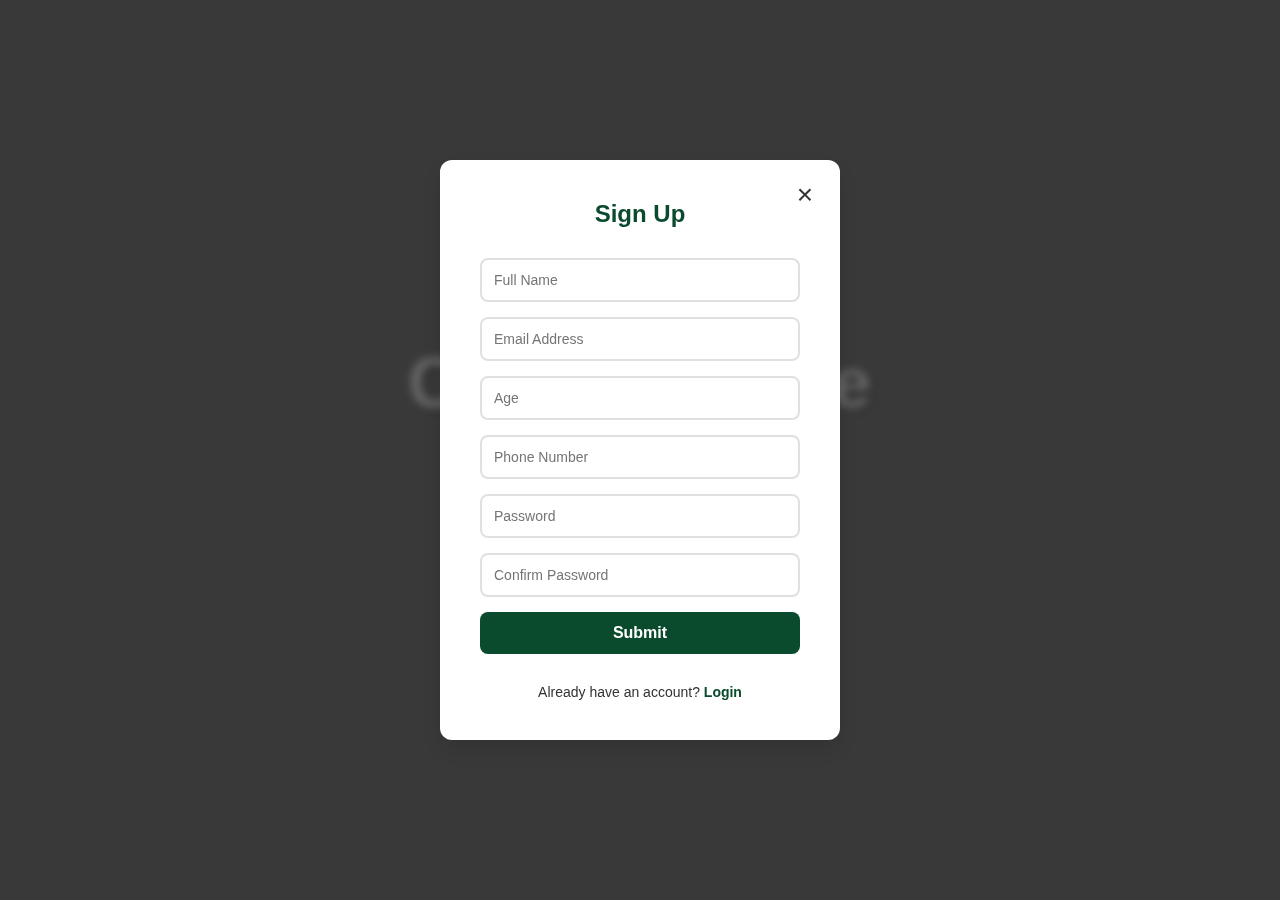
<file: index.html>
<!DOCTYPE html>
<html lang="en">

<head>
    <meta charset="UTF-8">
    <meta name="viewport" content="width=device-width, initial-scale=1.0">
    <title>CarbonSense - Track Your Carbon Footprint</title>
    <link rel="stylesheet" href="styles.css">

    <style>
        /* --- SVG World Map Styles --- */
        .worldmap-container {
            width: 100%;
            max-width: 1000px;
            margin: auto;
            padding: 20px;
            background: #02161d;
            border-radius: 12px;
            box-shadow: 0 0 20px rgba(0, 255, 200, 0.2);
        }

        .world-map-svg {
            width: 100%;
            height: auto;
        }

        .world-map-svg path {
            fill: #0aa8c6;
            stroke: #003f4a;
            stroke-width: 3;
            cursor: pointer;
            transition: 0.3s ease;
        }

        .world-map-svg path:hover {
            fill: #1fd6ff;
            opacity: 0.9;
        }
    </style>
</head>

<body>
    <!-- Landing Page -->
    <div id="landingPage" class="page active">
        <div class="landing-background">
            <div class="landing-overlay"></div>
            <div class="landing-content">
                <h1 class="landing-title">CarbonSense</h1>
                <p class="landing-subtitle">Track Your Carbon Footprint</p>
                <div class="landing-buttons">
                    <button class="btn btn-primary" onclick="showSignup()">Sign Up</button>
                    <button class="btn btn-secondary" onclick="showLogin()">Login</button>
                </div>
            </div>
        </div>
    </div>

    <!-- Auth Container -->
    <div id="authContainer" class="auth-modal-hidden">
        <div class="auth-form-container">
            <button class="close-btn" onclick="closeAuth()">&times;</button>

            <!-- Signup Form -->
            <div id="signupForm" class="auth-form">
                <h2>Sign Up</h2>
                <form onsubmit="handleSignup(event)">
                    <input type="text" placeholder="Full Name" id="signupName" required>
                    <input type="email" placeholder="Email Address" id="signupEmail" required>
                    <input type="number" placeholder="Age" id="signupAge" min="13" required>
                    <input type="tel" placeholder="Phone Number" id="signupPhone" required>
                    <input type="password" placeholder="Password" id="signupPassword" required>
                    <input type="password" placeholder="Confirm Password" id="signupConfirm" required>
                    <button type="submit" class="btn btn-primary">Submit</button>

                    <p class="auth-switch">
                        Already have an account? <a href="#" onclick="switchToLogin(event)">Login</a>
                    </p>
                </form>
            </div>

            <!-- Login Form -->
            <div id="loginForm" class="auth-form hidden">
                <h2>Login</h2>
                <form onsubmit="handleLogin(event)">
                    <input type="email" placeholder="Email Address" id="loginEmail" required>
                    <input type="password" placeholder="Password" id="loginPassword" required>
                    <button type="submit" class="btn btn-primary">Submit</button>

                    <p class="auth-switch">
                        Don't have an account? <a href="#" onclick="switchToSignup(event)">Sign Up</a>
                    </p>
                </form>
            </div>
        </div>
    </div>

    <!-- Home Page -->
    <div id="homePage" class="page">

        <!-- Header -->
        <header class="header">
            <div class="header-content">
                <div class="header-left">
                    <h1 class="logo">CarbonSense</h1>
                </div>

                <div class="header-right">
                    <div class="header-search">
                        <input type="text" class="search-input" placeholder="Search" />
                    </div>

                    <div class="dropdown">
                        <button class="btn btn-dropdown" onclick="toggleDropdown()">
                            Explore <span class="dropdown-arrow">▼</span>
                        </button>

                        <div id="dropdownMenu" class="dropdown-menu">
                            <a href="about.html">About</a>
                            <a href="resources.html">Resources</a>
                            <a href="blog.html">Blog</a>
                            <a href="careers.html">Career</a>
                            <a href="contact.html">Contact</a>
                            
                        </div>
                    </div>

                    <button class="btn btn-logout" onclick="logout()">Logout</button>
                </div>
            </div>
        </header>

        <nav class="sub-header">
            <ul class="sub-header-menu">
                <li><a href="#">Climate Change</a></li>
                <li><a href="#">Facts</a></li>
                <li><a href="#">Earth Indicators</a></li>
                <li><a href="#">Mitigation & Adaptation</a></li>
                <li><a href="#">Stories</a></li>
                <li><a href="#">More</a></li>
            </ul>
        </nav>

        <!-- Main Content -->
        <main class="main-content">

            <!-- 🌍 WORLD MAP SVG SECTION (Updated) -->
            <section class="globe-section">
                <h2>Track Your Global Impact</h2>

                <div class="worldmap-container">
                    <svg id="worldSVG" viewBox="0 0 2000 1000" class="world-map-svg">
                        <rect width="2000" height="1000" fill="#012a36"></rect>
                        
 <path d="M1383 261.6l1.5 1.8-2.9 0.8-2.4 1.1-5.9 0.8-5.3 1.3-2.4 2.8 1.9 2.7 1.4 3.2-2 2.7 0.8 2.5-0.9 2.3-5.2-0.2 3.1 4.2-3.1 1.7-1.4 3.8 1.1 3.9-1.8 1.8-2.1-0.6-4 0.9-0.2 1.7-4.1 0-2.3 3.7 0.8 5.4-6.6 2.7-3.9-0.6-0.9 1.4-3.4-0.8-5.3 1-9.6-3.3 3.9-5.8-1.1-4.1-4.3-1.1-1.2-4.1-2.7-5.1 1.6-3.5-2.5-1 0.5-4.7 0.6-8 5.9 2.5 3.9-0.9 0.4-2.9 4-0.9 2.6-2-0.2-5.1 4.2-1.3 0.3-2.2 2.9 1.7 1.6 0.2 3 0 4.3 1.4 1.8 0.7 3.4-2 2.1 1.2 0.9-2.9 3.2 0.1 0.6-0.9-0.2-2.6 1.7-2.2 3.3 1.4-0.1 2 1.7 0.3 0.9 5.4 2.7 2.1 1.5-1.4 2.2-0.6 2.5-2.9 3.8 0.5 5.4 0z" id="AF" name="Afghanistan">
 </path>
 <path class="Angola" d="M 1121.2 572 1121.8 574 1121.1 577.1 1122 580.1 1121.1 582.5 1121.5 584.7 1109.8 584.6 1109 605.1 1112.6 610.3 1116.2 614.3 1105.8 616.9 1092.3 616 1088.5 613 1065.8 613.2 1065 613.7 1061.7 610.8 1058.1 610.6 1054.7 611.7 1052 612.9 1051.5 608.9 1052.4 603.2 1054.4 597.3 1054.7 594.6 1056.6 588.8 1058 586.2 1061.3 582 1063.2 579.1 1063.8 574.4 1063.5 570.7 1061.9 568.4 1060.4 564.5 1059.1 560.7 1059.4 559.3 1061.1 556.8 1059.5 550.6 1058.3 546.3 1055.5 542.2 1056.1 541 1058.4 540.1 1060.1 540.2 1062.1 539.5 1078.8 539.6 1080.1 544.3 1081.7 548.2 1083 550.3 1085.1 553.6 1088.9 553.1 1090.7 552.2 1093.8 553.1 1094.7 551.5 1096.2 547.8 1099.7 547.5 1100 546.4 1102.9 546.4 1102.4 548.7 1109.2 548.6 1109.3 552.7 1110.4 555.1 1109.5 559 1109.9 563 1111.7 565.4 1111.3 573 1112.7 572.4 1115.1 572.6 1118.6 571.6 1121.2 572 Z">
 </path>
 <path class="Angola" d="M 1055.3 539 1053.8 534.2 1056.1 531.4 1057.8 530.3 1059.9 532.5 1057.9 533.9 1056.9 535.5 1056.7 538.3 1055.3 539 Z">
 </path>
 <path d="M1088 228l0.4 1.2 1.4-0.6 1.2 1.7 1.3 0.7 0.6 2.3-0.5 2.2 1 2.7 2.3 1.5 0.1 1.7-1.7 0.9-0.1 2.1-2.2 3.1-0.9-0.4-0.2-1.4-3.1-2.2-0.7-3 0.1-4.4 0.5-1.9-0.9-1-0.5-2.1 1.9-3.1z" id="AL" name="Albania">
 </path>
 <path d="M1296.2 336.7l1.3 5.1-2.8 0 0 4.2 1.1 0.9-2.4 1.3 0.2 2.6-1.3 2.6 0 2.6-1 1.4-16.9-3.2-2.7-6.6-0.3-1.4 0.9-0.4 0.4 1.8 4.2-1 4.6 0.2 3.4 0.2 3.3-4.4 3.7-4.1 3-4 1.3 2.2z" id="AE" name="United Arab Emirates">
 </path>
 <path class="Argentina" d="M 669.1 851.7 666.1 851.5 661.1 851.5 655.1 837.9 658.2 840.7 662.5 845.3 670.3 849 677.6 850.5 676.8 853.5 672.4 853.8 669.1 851.7 Z">
 </path>
 <path class="Argentina" d="M 638.6 644.7 649.9 655.1 654.5 656.1 661.8 660.9 667.7 663.4 668.8 666.2 664.6 676 670.4 677.7 676.7 678.7 680.9 677.7 685.2 672.7 685.5 667.1 688.1 665.8 691.3 669.6 691.7 674.7 687.5 678.2 684.2 680.8 678.9 687.1 672.9 695.8 672.4 701 672 707.6 673.2 714 672.3 715.4 672.7 719.5 673 722.9 680.8 728.4 681 732.8 684.9 735.6 685.2 738.7 681.9 746.9 674.9 750.4 664.7 751.7 658.7 751 660.8 754.9 660.9 759.6 662.7 762.8 660.2 765.1 655.1 766 649.5 763.6 648 765.3 650.5 771.6 654.5 773.5 656.8 771.5 659.3 774.8 655.1 776.8 652.2 780.8 653.4 787.1 653.3 790.5 648.5 790.5 645.5 793.7 645.6 798.5 652.1 803.1 657.3 804.3 657.5 810 652.9 813.5 652.3 820.8 648.8 823.2 647.9 826.1 652.1 832.6 656.7 836.1 654.6 835.8 649.7 834.8 637.6 834 634.1 830.4 632.2 825.8 629.1 826.2 626.5 823.9 623.4 817.4 626.1 814.6 626.2 810.7 624.4 807.5 625.1 802.1 624 793.8 622.2 790.1 624 788.9 622.6 786.5 619.8 785.3 620.6 782.6 617.5 780.2 613.8 772.9 615.5 771.6 612.2 763.8 611.4 757.3 611.2 751.6 613.7 749.3 610.4 743 608.8 737.2 611.8 733 610.4 727.6 612 721.4 610.6 715.5 609 714.3 604.1 703.2 606.2 696.6 604.5 690.4 605.4 684.5 608 678.5 611.3 674.5 609.3 672 610.1 669.9 608.5 659.2 614.1 656.1 615.3 649.4 614.4 647.8 618.4 642 625.9 643.6 629.6 648.2 631.2 643 637.6 643.3 638.6 644.7 Z">
 </path>
 <path d="M1230.8 253l-1.8 0.2-2.8-3.7-0.2-1-2.3 0-1.9-1.7-1 0.1-2.4-1.8-4.2-1.6-0.1-3.1-1.3-2.2 7-1 1.4 1.6 2.2 1.1-0.7 1.6 3.2 2.2-1.1 2.1 2.6 1.7 2.5 1 0.9 4.5z" id="AM" name="Armenia">
 </path>
 <path class="Australia" d="M 1743 763.6 1746.7 765.8 1750 764.9 1754.9 763.7 1757.7 764.1 1753.2 771.7 1749.9 773.8 1745.9 779 1745.3 777.2 1738.7 781.6 1737.9 781.3 1734.9 781.1 1735.4 775.7 1737.4 771.5 1738 765.9 1740 763 1743 763.6 Z">
 </path>
 <path class="Australia" d="M 1793.5 590.2 1794.7 595.2 1798.7 592.8 1800.1 595.5 1802.4 598 1801.3 600.9 1801.5 606.4 1801.7 609.6 1803 610.4 1803.4 615.9 1802.2 619.2 1803 623.5 1808.4 626.9 1811.6 629.9 1814.8 632.7 1813.7 634.3 1816 638.3 1816.5 645.3 1819.1 643.9 1820.6 646.6 1822.2 645.7 1821.5 652.5 1824.4 656.4 1826.3 658.8 1829.1 664 1829.1 669.2 1828.1 672.9 1826.3 676.8 1827 682.3 1824.5 688 1822.4 691 1818.6 696.7 1817.1 700.4 1814 705 1809 710.8 1803.5 714 1799.1 718.9 1795.8 722.1 1791.4 727.6 1787.7 730.8 1783.8 735.6 1780.7 740 1779.9 742.1 1775.6 744.3 1769.5 744.5 1763.2 747.2 1759.4 749.6 1754.6 752.4 1751.9 749.5 1749.3 748.4 1751.9 745.1 1748.4 746.3 1741.2 750.9 1737.6 749.2 1735.2 748.2 1732.4 747.7 1728.3 745.9 1727 741.9 1728.5 737.1 1728.9 733.8 1727.5 731.2 1722.8 730.5 1726 727.3 1726.9 722.6 1722.2 727 1716.9 728.2 1721.4 724.7 1723.9 721 1727.4 717.8 1729 713.1 1722.2 718.5 1717.9 720.7 1713.6 725.8 1710.6 723.2 1712.3 719.8 1710.9 715.1 1709.1 712.7 1710.7 711.2 1705.4 707.3 1701.6 707.2 1697.6 704 1687.7 704.6 1679.8 706.9 1672.9 709.1 1667.9 708.7 1660.9 712 1655.6 713.4 1653.3 716.8 1650.3 719.4 1645.6 719.6 1642 720.1 1637.8 719 1633.6 719.7 1629.8 720 1625.3 723.4 1623.8 723.1 1620.4 724.9 1617 726.9 1613.2 726.7 1609.7 726.7 1605.6 722.6 1603.2 721.4 1604.7 717.7 1607.6 716.8 1609.1 715.4 1609.7 713.1 1612 708.6 1612.7 704.8 1612 698.3 1612.2 694.6 1613.6 691 1612.7 686.8 1613 684.9 1611.3 682.3 1612 677.3 1610.1 672.2 1610 669.5 1611.8 672.3 1611.3 666.3 1613.6 668.2 1614.7 670.7 1615.3 667.4 1613.7 662.3 1613.6 660.3 1612.8 658.4 1614.1 654.7 1615.6 653.1 1616.9 649.9 1617 646.1 1620.1 641.5 1619.7 646.4 1622.8 642 1627.7 639.8 1630.9 637.1 1635.6 634.7 1638.2 634.2 1639.6 635 1644.4 632.6 1647.9 631.9 1649 630.5 1650.5 629.9 1653.6 630.1 1659.8 628.2 1663.3 625.3 1665.3 621.9 1669.2 618.7 1669.9 616.1 1670.6 612.6 1675.5 607.1 1676.9 612.7 1679.5 611.4 1678 608.4 1680.3 605.3 1682.5 606.7 1684 601.8 1687.5 598.6 1689.3 596.1 1692.2 595 1692.6 593.2 1694.9 593.9 1695.3 592.3 1697.9 591.4 1700.7 590.5 1704.4 593.5 1707 597.3 1710.5 597.3 1714 597.9 1713.3 594.4 1716.8 589.3 1719.5 587.6 1718.9 586 1721.8 582.3 1725.5 580 1728.2 580.8 1733.1 579.6 1733.4 576.3 1729.5 574.2 1732.6 573.3 1736.2 574.9 1738.9 577.5 1743.4 579.1 1745.1 578.5 1748.4 580.5 1751.9 578.6 1753.9 579.2 1755.4 577.9 1757.6 581.1 1755.6 584.6 1753.1 587.2 1751.2 587.4 1751.5 589.9 1749.3 593.1 1746.8 596.3 1747 598.1 1750.8 601.7 1754.8 603.7 1757.3 605.9 1760.6 609.7 1762.2 609.7 1764.8 611.4 1765.3 613.4 1770.2 615.5 1774.3 613.3 1776.1 609.9 1777.8 607 1779.1 603.5 1781.7 598.4 1781.5 595.3 1782.2 593.4 1782.1 589.8 1783.5 584.9 1784.8 583.6 1784.2 581.5 1786 578.1 1787.5 574.6 1787.9 572.7 1790.2 570.3 1791.5 573.5 1791.4 577.5 1792.7 578.3 1792.6 581 1794.2 584.2 1794.1 587.9 1793.5 590.2 Z">
 </path>
 <path d="M1070.6 190.8l-0.3 0.8 0.7 2.1-0.2 2.6-2.8 0 1.1 1.4-1.3 4-0.9 1.1-4.4 0.1-2.4 1.5-4.2-0.5-7.3-1.7-1.3-2.1-4.9 1.1-0.5 1.2-3.1-0.9-2.6-0.2-2.3-1.2 0.7-1.5-0.2-1.1 1.4-0.3 2.7 1.7 0.6-1.7 4.4 0.3 3.5-1.1 2.4 0.2 1.7 1.3 0.4-1.1-1-4.1 1.7-0.8 1.6-2.9 3.8 2.1 2.6-2.6 1.7-0.5 4 1.9 2.3-0.3 2.4 1.2z" id="AT" name="Austria">
 </path>
 <path class="Azerbaijan" d="M 1229 253.2 1225.2 252.3 1222 249.4 1220.8 246.9 1221.8 246.8 1223.7 248.5 1226 248.5 1226.2 249.5 1229 253.2 Z">
 </path>
 <path class="Azerbaijan" d="M 1235.3 236.2 1237.8 233.6 1241.3 236.9 1244.9 241.5 1247.4 241.8 1249.3 243.5 1245.1 244 1245.2 249 1244.8 251.2 1243.1 252.7 1243.9 255.8 1242.6 256.2 1238.7 252.8 1239.9 249.7 1238 247.8 1236.1 248.3 1230.8 253 1229.9 248.5 1227.4 247.5 1224.8 245.8 1225.9 243.7 1222.7 241.5 1223.4 239.9 1221.2 238.8 1219.8 237.2 1220.9 236.1 1225.1 238 1228 238.3 1228.6 237.6 1225.3 234.1 1226.5 233.3 1228 233.5 1232.3 237.3 1234.7 237.8 1235.3 236.2 Z">
 </path>
 <path d="M1154.9 530.4l-0.6 0.1 0-0.3-2-6.1-0.01-0.06-0.09-1.04-1.4-2.9 3.5 0.5 1.7-3.7 3.1 0.4 0.3 2.5 1.2 1.5 0 2.1-1.4 1.3-2.3 3.4-2 2.3z" id="BI" name="Burundi">
 </path>
 <path d="M1016.5 177.1l-0.4 4.2-1.3 0.2-0.4 3.5-4.4-2.9-2.5 0.5-3.5-2.9-2.4-2.5-2.2-0.1-0.8-2.2 3.9-1.2 3.6 0.5 4.5-1.3 3.1 2.7 2.8 1.5z" id="BE" name="Belgium">
 </path>
 <path d="M1006.7 427l-0.2 2.1 1.3 3.8-1.1 2.6 0.6 1.7-2.8 4-1.7 2-1.1 4 0.2 4.1-0.3 10.3-4.7 0.8-1.4-4.4 0.3-14.8-1.2-1.3-0.2-3.2-2-2.2-1.7-1.9 0.7-3.4 2-0.7 1.1-2.8 2.8-0.6 1.2-1.9 1.9-1.9 2 0 4.3 3.7z" id="BJ" name="Benin">
 </path>
 <path d="M988.5 406l-0.5 3.1 0.8 2.9 3.1 4.2 0.2 3.1 6.5 1.5-0.1 4.4-1.2 1.9-2.8 0.6-1.1 2.8-2 0.7-4.9-0.1-2.6-0.5-1.8 1-2.5-0.5-9.8 0.3-0.2 3.7 0.8 4.8-3.9-1.6-2.6 0.2-2 1.6-2.5-1.3-1-2.2-2.5-1.4-0.4-3.7 1.6-2.7-0.2-2.2 4.5-5.3 0.9-4.4 1.5-1.6 2.7 0.9 2.4-1.3 0.8-1.7 4.3-2.8 1.1-2 5.3-2.7 3.1-0.9 1.4 1.2 3.6 0z" id="BF" name="Burkina Faso">
 </path>
 <path d="M1500.6 360.3l0.6 4.6-2.1-1 1.1 5.2-2.1-3.3-0.8-3.3-1.5-3.1-2.8-3.7-5.2-0.3 0.9 2.7-1.2 3.5-2.6-1.3-0.6 1.2-1.7-0.7-2.2-0.6-1.6-5.3-2.6-4.8 0.3-3.9-3.7-1.7 0.9-2.3 3-2.4-4.6-3.4 1.2-4.4 4.9 2.8 2.7 0.3 1.2 4.5 5.4 0.9 5.1-0.1 3.4 1.1-1.6 5.4-2.4 0.4-1.2 3.6 3.6 3.4 0.3-4.2 1.5 0 4.4 10.2z" id="BD" name="Bangladesh">
 </path>
 <path d="M1132.6 221.6l-2.3 2.6-1.3 4.5 2.1 3.6-4.6-0.8-5 2 0.3 3.2-4.6 0.6-3.9-2.3-4 1.8-3.8-0.2-0.8-4.2-2.8-2.1 0.7-0.8-0.6-0.8 0.6-2 1.8-2-2.8-2.7-0.7-2.4 1.1-1.4 1.8 2.6 1.9-0.4 4 0.9 7.6 0.4 2.3-1.6 5.9-1.5 4 2.3 3.1 0.7z" id="BG" name="Bulgaria">
 </path>
 <path d="M1083 214.3l1.9-0.1-1.1 2.8 2.7 2.5-0.5 2.9-1.1 0.3-0.9 0.6-1.6 1.5-0.4 3.5-4.8-2.4-2.1-2.7-2.1-1.4-2.5-2.4-1.3-1.9-2.7-3 0.8-2.6 2 1.5 1-1.4 2.3-0.1 4.5 1.1 3.5-0.1 2.4 1.4z" id="BA" name="Bosnia and Herzegovina">
 </path>
 <path d="M1141.6 162.7l-3.9-0.2-0.8 0.6 1.5 2 2 4-4.1 0.3-1.3 1.4 0.3 3.1-2.1-0.6-4.3 0.3-1.5-1.5-1.7 1.1-1.9-0.9-3.9-0.1-5.7-1.5-4.9-0.5-3.8 0.2-2.4 1.6-2.3 0.3-0.5-2.8-1.9-2.8 2.8-1.3-0.4-2.4-1.7-2.3-0.6-2.7 4.7 0 4.8-2.3 0.5-3.4 3.6-2-1-2.7 2.7-1 4.6-2.3 5.3 1.5 0.9 1.5 2.4-0.7 4.8 1.4 1.1 2.9-0.7 1.6 3.8 4 2.1 1.1 0 1.1 3.4 1.1 1.7 1.6-1.6 1.3z" id="BY" name="Belarus">
 </path>
 <path d="M487.8 399.8l-1.7 0 1.3-7.2 0.7-5.1 0.1-1 0.7-0.3 0.9 0.8 2.5-3.9 1.1-0.1-0.1 1 1 0-0.3 1.8-1.3 2.7 0.4 1-0.9 2.3 0.3 0.6-1 3.3-1.3 1.7-1.1 0.2-1.3 2.2z" id="BZ" name="Belize">
 </path>
 <path d="M662.5 631.4l-0.3-2-5.4-3.3-5.2-0.1-9.6 1.9-2.1 5.6 0.2 3.5-1.5 7.7-1-1.4-6.4-0.3-1.6 5.2-3.7-4.6-7.5-1.6-4 5.8-3.9 0.9-3.1-8.9-3.7-7.2 1.1-6.2-3.2-2.7-1.2-4.6-3.2-4.4 2.9-6.9-2.9-5.4 1.1-2.2-1.2-2.4 1.9-3.2-0.3-5.4 0-4.6 1.1-2.1-5.5-10.4 4.2 0.6 2.9-0.2 1.1-1.9 4.8-2.6 2.9-2.4 7.3-1.1-0.4 4.8 0.9 2.5-0.3 4.3 6.5 5.7 6.4 1.1 2.3 2.4 3.9 1.3 2.5 1.8 3.5 0 3.4 1.9 0.5 3.7 1.2 1.9 0.3 2.7-1.7 0.1 2.8 7.5 10.7 0.3-0.5 3.7 0.8 2.5 3.2 1.8 1.7 4-0.6 5.1-1.3 2.8 0.8 3.6-1.6 1.4z" id="BO" name="Bolivia">
 </path>
 <path d="M665.8 489.6l3.1 0.6 0.6-1.4-1-1.2 0.6-1.9 2.3 0.6 2.7-0.7 3.2 1.4 2.5 1.3 1.7-1.7 1.3 0.2 0.8 1.8 2.7-0.4 2.2-2.5 1.8-4.7 3.4-5.9 2-0.3 1.3 3.6 3 11.2 3.1 1.1 0.1 4.4-4.3 5.3 1.7 1.9 10.1 1 0.2 6.5 4.3-4.2 7.1 2.3 9.5 3.9 2.8 3.7-0.9 3.6 6.6-2 11 3.4 8.5-0.2 8.4 5.3 7.4 7.2 4.4 1.8 4.8 0.3 2.1 2 2 8.2 1.1 3.9-2.1 10.6-2.7 4.2-7.7 8.9-3.4 7.3-4 5.5-1.4 0.2-1.3 4.7 0.9 12-1.1 9.9-0.3 4.2-1.6 2.6-0.5 8.6-5.2 8.3-0.5 6.7-4.3 2.7-1.1 3.9-6 0-8.5 2.4-3.7 2.9-6 1.9-6.1 5.1-4.1 6.4-0.3 4.8 1.3 3.5-0.3 6.5-0.8 3.1-3.4 3.6-4.5 11.3-4 5-3.2 3.1-1.5 6.1-2.9 3.6-2.1-3.6 1.8-3.1-3.8-4.3-4.8-3.6-6.3-4.1-1.9 0.2-6.3-5-3.4 0.7 6-8.7 5.3-6.3 3.3-2.6 4.2-3.5-0.4-5.1-3.2-3.8-2.6 1.3 0.7-3.7 0.3-3.8-0.3-3.6-2.1-1.1-2 1-2.1-0.3-0.8-2.4-1.1-5.9-1.2-1.9-3.9-1.8-2.2 1.3-5.9-1.3-0.4-8.7-2-3.5 1.6-1.4-0.8-3.6 1.3-2.8 0.6-5.1-1.7-4-3.2-1.8-0.8-2.5 0.5-3.7-10.7-0.3-2.8-7.5 1.7-0.1-0.3-2.7-1.2-1.9-0.5-3.7-3.4-1.9-3.5 0-2.5-1.8-3.9-1.3-2.3-2.4-6.4-1.1-6.5-5.7 0.3-4.3-0.9-2.5 0.4-4.8-7.3 1.1-2.9 2.4-4.8 2.6-1.1 1.9-2.9 0.2-4.2-0.6-3.2 1.1-2.6-0.7-0.1-9.7-4.4 3.7-5-0.1-2.3-3.5-3.8-0.3 1-2.8-3.3-3.9-2.6-5.8 1.5-1.1-0.2-2.8 3.4-1.8-0.7-3.5 1.4-2.2 0.3-3 6.3-4.4 4.6-1.2 0.8-1 5.1 0.3 2.2-17.6 0.1-2.8-0.9-3.6-2.6-2.4 0.1-4.7 3.2-1 1.1 0.7 0.2-2.5-3.3-0.7 0-4 11 0.2 1.9-2.3 1.6 2.1 1 3.8 1.1-0.8 3.1 3.4 4.4-0.4 1.1-2 4.2-1.5 2.4-1.1 0.7-2.7 4.1-1.8-0.3-1.4-4.8-0.5-0.7-4.1 0.3-4.3-2.5-1.6 1.1-0.6 4.1 0.8 4.5 1.6 1.7-1.5 4.1-1 6.4-2.4 2.1-2.5-0.7-1.8 3-0.2 1.2 1.4-0.8 2.9 2 0.9 1.2 3-1.6 2.3-1 5.4 1.4 3.3 0.3 3 3.5 3 2.8 0.3 0.6-1.3 1.8-0.3 2.6-1.1 1.8-1.7 3.2 0.6 1.3-0.3z" id="BR" name="Brazil">
 </path>
 <path d="M1633.1 472.8l2.2-2.4 4.6-3.6-0.1 3.2-0.1 4.1-2.7-0.2-1.1 2.2-2.8-3.3z" id="BN" name="Brunei Darussalam">
 </path>
 <path d="M1488.8 323.5l2.6 2.1 0.5 3.9-4.5 0.2-4.7-0.4-3.2 1-5.5-2.5-0.4-1.2 2.6-4.8 2.6-1.6 4.3 1.4 2.9 0.2 2.8 1.7z" id="BT" name="Bhutan">
 </path>
 <path d="M1127.6 615.7l1.9 5.1 1.1 1.2 1.6 3.7 6.1 7 2.3 0.7-0.1 2.3 1.5 4.1 4.3 1 3.4 2.9-8.1 4.7-5.2 4.8-2 4.3-1.8 2.4-3 0.5-1.2 3.1-0.6 2-3.6 1.4-4.5-0.3-2.5-1.8-2.3-0.7-2.8 1.4-1.5 3.1-2.7 1.9-2.8 2.9-4 0.7-1.1-2.3 0.6-3.9-3-6.1-1.4-1 0.6-18.7 5.5-0.2 0.8-22.9 4.2-0.2 8.7-2.3 2 2.7 3.7-2.5 1.7 0 3.2-1.5 1 0.5z" id="BW" name="Botswana">
 </path>
 <path d="M1121.3 446.5l3.9 2.5 3.1 2.6 0.1 2.1 3.9 3.3 2.4 2.8 1.4 3.8 4.3 2.6 0.9 2-1.8 0.7-3.7-0.1-4.2-0.7-2.1 0.5-0.9 1.6-1.8 0.2-2.2-1.4-6.3 3.2-2.6-0.6-0.8 0.5-1.6 3.9-4.3-1.3-4.1-0.6-3.6-2.4-4.7-2.2-3 2.1-2.2 3.2-0.5 4.5-3.6-0.3-3.9-1.1-3.3 3.4-3 6-0.6-1.9-0.3-2.9-2.6-2.1-2.1-3.3-0.5-2.3-2.7-3.4 0.5-1.9-0.6-2.7 0.4-5 1.4-1.1 2.8-6.5 4.6-0.5 1-1.7 1 0.2 1.4 1.4 7.1-2.4 2.4-2.5 2.9-2.3-0.6-2.2 1.6-0.6 5.5 0.4 5.2-3 4-7 2.8-2.6 3.6-1.1 0.7 2.7 3.3 4 0 2.7-0.8 2.6 0.4 2 1.9 1.9 0.5 0.3z" id="CF" name="Central African Republic">
 </path>
 <path class="Canada" d="M 665.9 203.6 669.3 204.5 674 204.3 670.7 206.9 668.7 207.3 663.2 204.6 662.6 202.5 665.1 200.6 665.9 203.6 Z">
 </path>
 <path class="Canada" d="M 680.3 187.6 677.9 187.7 672.1 185.8 668.6 182.8 670.5 182.3 676.4 183.9 680.6 186.5 680.3 187.6 Z">
 </path>
 <path class="Canada" d="M 372.4 191.3 369.3 192.2 363 189.4 363 187.2 360.1 185 360.4 183.2 356.1 182.1 356.7 178.7 358.2 177.3 362.3 178.6 364.7 179.6 368.8 180.2 369 182.4 369.4 185.3 372.6 187.9 372.4 191.3 Z">
 </path>
 <path class="Canada" d="M 711.5 177.8 706.5 183.2 710.4 181.1 713.3 182.5 710.9 184.6 714.7 186.3 717.5 184.8 721.8 186.7 719 191.3 722.8 190.2 722.5 193.5 723 197.4 719.4 203 717 203.2 714.1 202 716.6 196.9 715.4 196.1 708.1 201.5 705.1 201.3 709.5 198.3 705.1 196.8 699.6 197.2 690 197 689.8 195.2 693.6 192.9 691.9 191.3 697.3 187.5 705.5 177.6 709.7 174.1 714.7 172 716.8 172.2 715.3 173.9 711.5 177.8 Z">
 </path>
 <path class="Canada" d="M 351.5 156.4 353 157.2 358 156.7 350.8 163.6 351.1 168.6 349.2 168.6 348.5 165.8 349 162.9 348.2 161 349.5 158.3 351.5 156.4 Z">
 </path>
 <path class="Canada" d="M 634.9 108.9 631.3 111.9 629.6 111.4 629.5 109.7 629.9 109.3 632.7 107.6 634.4 107.7 634.9 108.9 Z">
 </path>
 <path class="Canada" d="M 625.2 105.7 618 108.9 615 108.7 615 107.2 620 104.5 626 104.6 625.2 105.7 Z">
 </path>
 <path class="Canada" d="M 622.1 88.9 621.2 91.4 623.9 90.5 625.4 92 628.9 94 632.7 95.7 631.3 98.4 634.8 98 636.7 99.9 631.7 101.7 625.8 100.3 625 97.7 618.7 100.8 610.5 103.7 611.2 100.4 604.9 100.9 610.6 98.1 614.2 93.6 619.3 88.5 622.1 88.9 Z">
 </path>
 <path class="Canada" d="M 667 80.6 662.1 80.9 662.8 78.2 666.6 75.1 670.9 74.4 673.2 75.9 671.7 78.2 670.8 79 667 80.6 Z">
 </path>
 <path class="Canada" d="M 592.5 69.9 588.4 71.8 584.2 70.2 580.3 70.7 576.9 68.3 581.9 66.6 586.8 64.3 589.8 65.8 591.4 66.8 591.8 67.8 592.5 69.9 Z">
 </path>
 <path class="Canada" d="M 645.5 212.5 643.3 208.9 646.2 200.4 644.6 198.6 640.9 199.6 639.8 198 634.3 202.7 631.1 207.6 628.3 210.5 625.8 211.5 624.1 211.8 623 213.3 613.7 213.3 605.9 213.4 603.2 214.5 596.4 218.9 596.4 218.8 595.5 218.4 593.5 219.3 591.6 220.6 589.8 219.5 585.1 220.3 581.2 221.2 579.3 222 577 224.1 578.8 224.8 580.5 224.4 580.8 224.4 580.5 226.3 575.7 227 572.9 227.8 571.2 228.8 568.6 228.2 567 228.5 564.1 230.3 559.5 232.3 556.8 231.9 558.8 229.7 562.5 226.2 566.6 224.1 567.7 222.3 568.6 219.3 572.4 215.8 573.3 211.8 574.4 215.7 578.2 216.6 580.6 214.5 579.2 209.7 578.3 207.7 574.3 206.5 570.5 205.8 566.6 205.8 563.2 205 562.8 203.6 561.4 204.5 560.2 204.3 562.1 202.2 560.3 201.4 562.2 199 561 197.2 562.7 195.4 557.5 194.5 557.4 190.9 556.6 190.1 553.3 189.9 549.2 188.7 547.7 189.5 545.9 191 542.6 192 539.5 194.5 534.1 192.8 529.7 193.6 525.8 191.7 521.2 190.7 517.9 190.3 516.9 189.3 517.8 185.9 516.1 185.9 514.8 188.3 504.6 188.3 487.6 188.3 470.8 188.3 455.9 188.3 441.1 188.3 426.4 188.3 411.3 188.3 406.5 188.3 391.8 188.3 377.7 188.3 377 188.3 371.6 182.2 370 179.5 363 176.9 364.3 171.4 367.9 167.7 363.8 165 366.9 160.1 364.8 155.7 367.3 152.5 372.4 149.6 375.6 145.8 371 142 372.4 135.1 373.5 130.9 371.9 128.2 371.1 125.8 371.7 122.7 365.2 124.6 357.6 127.9 357.3 124.1 356.8 121.5 354 119.9 349.8 119.7 385.4 87 410 66.6 416 67.9 419.3 70.5 423 71 429.3 68.8 436.3 67.1 441.6 67.7 450.5 65.4 458.7 64.1 458.9 66.3 463.4 65 467.3 62.5 469.4 63.1 470.8 67.9 480.3 64.2 476.4 68.3 482.4 67.4 485.6 65.9 490.2 66.2 494.1 68.4 501.6 70.4 506.3 71.3 510.7 71 513.6 73.8 505.1 76.5 511.5 77.6 523.4 77 527.8 76 529.2 79.3 536.3 76.6 534.2 74.2 538.7 72.4 543.9 72.1 547.8 71.6 549.9 72.9 551.4 75.8 556.4 75.4 561.7 77.9 568.9 77 574.9 77.1 577.3 73.7 581.8 72.8 586.7 74.6 582.4 79.8 588.6 75.4 591.8 75.6 598.2 70.1 596.6 66.8 593.7 64.6 599.2 58.7 607.4 54.9 611.9 55.8 613.9 58.1 614.3 64.1 608.5 66.7 615.2 67.8 610.8 73.3 619.7 69.1 621.9 72.6 617.6 76.6 618.9 80.3 626.2 76.4 632.7 71.6 637.4 65.7 642.9 66.1 648.3 66.9 651.9 69.6 650.2 72.3 645.1 75.2 646 78.1 643.6 80.8 632.7 84.7 626.2 85.6 623 83.9 619.7 86.7 612.3 91.4 609.3 93.9 601.6 97.7 595.1 98.1 590 100.5 587.1 104.3 581.4 105 572.7 109.7 563.3 116.2 558.3 120.8 553.4 127.7 559.4 128.7 557.9 134.2 557.1 138.8 564.4 137.6 571.4 140.2 574.7 142.5 576.4 145.3 581.3 147 584.9 149.5 592.5 149.9 597.3 150.5 593.7 155.7 592 161.8 592.1 168.7 596.5 174.6 601.2 172.6 606.8 166.2 609.1 156.6 607.4 153.4 616.4 150.5 623.9 146.3 628.7 142.1 630.4 138.1 630 133 626.8 128.5 635.7 122.3 636.7 117 640.6 108 644.4 106.6 651.1 108.2 655.3 108.8 659.8 107.2 662.9 109.2 666.5 112.6 666.7 114.8 674.4 115.3 671.8 120.2 669.5 127.6 673.3 128.6 674.9 132.1 683.1 128.8 690.6 122.2 694.8 119.5 695.9 124.8 698.5 132.3 700.5 139.5 697.1 143.3 701.9 146.7 704.8 150.1 711.7 151.7 714.1 153.6 714.1 158.8 717.5 159.6 718.6 161.9 716.6 168.8 712.3 171.1 708.1 173.3 699.3 175.5 691.4 180.5 682.8 181.6 672.7 180.2 665.4 180.2 660.1 180.6 654.4 185.1 647 187.9 636.9 196.1 629 201.9 633.7 200.9 644.6 192.6 656.9 187.4 664.5 186.8 667.8 189.9 661.7 194.1 661.1 200.8 661.2 205.6 666.8 208.7 675.4 207.8 682.6 200.7 681.6 205.3 684.1 207.6 676.7 211.7 664.3 215.5 658.5 218 651.3 222.6 647.6 222.1 649.1 216.8 659.5 211.5 651.4 211.7 645.5 212.5 Z">
 </path>
 <path class="Canada" d="M 539 48.7 534.3 51.1 544.8 49.6 547.4 52.2 554.7 49.5 556.5 51.2 554.3 56.3 558.6 54.2 561.4 48.9 565.7 48.1 568.7 48.9 570.9 51 568.2 56.1 565.8 59.8 570 62.4 575 65 572.4 67.3 565.3 67.8 566.1 69.8 562.9 71.8 556.2 71 550.5 69.5 545.4 69.8 535.9 71.7 524.6 72.5 516.7 73 517 70.4 512.9 69 508.6 69.6 508 65.3 511.3 64.7 518.6 63.8 524.1 64.1 530.3 63.1 523.8 61.9 514.7 62.3 509 62.2 509 60.3 520.7 58.1 514.4 58.2 509 56.8 516.8 52.9 522 50.8 536.2 47.7 539 48.7 Z">
 </path>
 <path class="Canada" d="M 578.5 47.2 571.5 50.6 569.2 47 571.3 46.2 576.8 46 578.5 47.2 Z">
 </path>
 <path class="Canada" d="M 687.1 48.8 686.4 50.2 682.3 50.1 678.2 50 673.3 50.7 672.4 50.3 670.3 47.6 672 45.8 674.2 45.4 682.6 46 687.1 48.8 Z">
 </path>
 <path class="Canada" d="M 647.3 48.5 647.6 51.7 654.8 47.6 666.5 45.5 668.8 50.8 665.6 54.2 674.6 52.7 679.9 50.6 686.7 53.2 690.4 55.7 689.3 58 697.5 56.8 699.4 60.2 707.8 62.3 710 64.4 710.9 69.5 701.8 72 709.5 75.6 715.4 76.8 718.7 81.8 725.2 82.2 721.9 86.1 711 92.6 707 90.2 703.2 84.8 697.3 85.5 695 88.8 697.7 92 702.2 94.6 703.2 96.1 703.1 101.8 699.5 105.9 694.8 104.3 686.2 99.8 689.8 104.7 692.6 108.2 692.3 110.2 681.4 107.9 673.8 104.5 670 101.8 672.4 100.1 667.6 97.2 662.9 94.5 662 96.1 648.9 97 646.5 95.1 651.9 90.9 660 90.8 669.3 90.1 669.1 88.1 672.2 85.3 681 79.9 681.4 77.4 680.9 75.6 676.2 72.9 669.1 71.1 672.6 69.7 670.6 66.3 667.2 66 665.3 64.2 662 65.8 654.1 66.5 640.1 65.3 632.7 63.7 626.8 62.9 624.9 61 631.2 58.6 625.5 58.6 628.8 53.3 635.9 48.7 641.9 46.6 653.1 45.2 647.3 48.5 Z">
 </path>
 <path class="Canada" d="M 596.9 45 600.5 46.1 608.1 45.4 607.6 46.9 601.5 49.4 605.3 51.6 600.1 56.3 591.7 58.3 588.3 57.9 587.4 55.9 581.5 51.9 583.2 50.2 590.6 50.8 589.7 47.5 596.9 45 Z">
 </path>
 <path class="Canada" d="M 619.5 50.5 611.7 54.4 607.3 54.2 609.1 49.6 611.7 47.1 615.9 44.9 621.1 43.5 629 43.7 635.2 44.9 625.1 49.5 619.5 50.5 Z">
 </path>
 <path class="Canada" d="M 503.7 57.7 490.2 60.3 490.8 58 484.8 55.2 489.2 53 496.7 49.2 504.3 45.8 504.7 42.7 518.7 41.9 522.9 43 532.4 43.3 534.3 44.7 535.9 46.9 529.4 48.2 515.5 51.8 506.3 55.5 503.7 57.7 Z">
 </path>
 <path class="Canada" d="M 628.9 39.3 624.8 41.2 619.6 40.8 616.4 39.5 620.9 37.3 627.8 35.9 629.2 37.7 628.9 39.3 Z">
 </path>
 <path class="Canada" d="M 620.1 30.6 620.3 32.9 617.5 35.4 611.7 39.2 604.8 39.7 601.6 38.9 605 36 598.4 36.3 602.7 32.5 606.5 32.7 614.2 31 619.1 31.3 620.1 30.6 Z">
 </path>
 <path class="Canada" d="M 580.7 33.2 580 34.9 584.4 34.1 588 34.3 585.7 36.8 580.6 39.1 566.7 39.9 554.4 42.1 548.4 42.2 549.9 40.6 560.6 38.3 542.7 38.9 538.5 38 550.2 33.2 555.6 31.8 563.9 33.5 566.8 36.4 572.9 36.8 573.6 32.1 579.4 30.3 582.5 30.8 580.7 33.2 Z">
 </path>
 <path class="Canada" d="M 636.4 28.8 638.7 30.4 646.1 30.4 647.5 32 644.7 33.8 647.8 34.9 649 36.1 653.9 36.3 659 36.7 666.1 35.7 674.2 35.2 680 35.6 682.3 37.5 681.3 39.5 677.7 40.9 671 42 666.7 41.3 654.9 42.1 646.9 42.2 641.3 41.6 632.7 40 634.3 37.2 636.4 34.8 635 32.6 628 32 625.4 30.5 629.2 28.5 636.4 28.8 Z">
 </path>
 <path class="Canada" d="M 560.7 26.2 554.9 29.9 549.6 31.6 545.8 31.8 535.9 33.9 528.8 34.7 525.2 33.6 536.9 29.9 549.1 26.8 554.6 26.9 560.7 26.2 Z">
 </path>
 <path class="Canada" d="M 641.9 26.8 640.1 26.9 633.5 26.6 634.2 25.3 641.4 25.4 643 26.2 641.9 26.8 Z">
 </path>
 <path class="Canada" d="M 583.1 25.9 574.3 27.3 571 25.8 576.1 24.3 582.1 23.8 586.2 24.5 583.1 25.9 Z">
 </path>
 <path class="Canada" d="M 590.9 21.7 585.2 22.6 579.2 22.6 580.2 21.9 585.9 20.6 587.6 20.8 590.9 21.7 Z">
 </path>
 <path class="Canada" d="M 637.7 24.2 631.1 25.2 629.5 24.1 630.1 22.4 632.3 20.5 636.7 20.7 638.4 21 640.7 22.6 637.7 24.2 Z">
 </path>
 <path class="Canada" d="M 623.9 23 622.8 24.9 617.5 24.4 613.5 22.9 605.7 22.7 611 21.4 608.2 20.3 610.4 18.5 616.5 19.1 624 20.8 623.9 23 Z">
 </path>
 <path class="Canada" d="M 678 16.9 680.7 18.4 674.2 19.7 663.6 23.2 656.8 23.5 650 22.9 648.4 21 650.5 19.4 654.8 18.2 648.2 18.2 646.2 16.7 646.6 14.8 651.5 12.9 655.6 11.6 659.6 11.3 659.3 10.3 667.6 10.1 669.2 12.3 673.9 13.2 678.7 14.1 678 16.9 Z">
 </path>
 <path class="Canada" d="M 757.2 2.9 765.9 3.2 772.6 3.7 777.8 4.7 776.7 5.7 766.9 7.4 757.9 8.2 753.9 9.1 761.4 9.1 750.9 11.6 744.1 12.8 734.8 16.3 726.7 17 723.6 18 712.3 18.4 716.7 19 713.4 19.8 714.1 22.1 709.1 23.7 702.2 25 698.7 26.8 692.1 28.3 691.6 29.4 698.1 29.2 697 30.4 684.3 33.3 675.8 31.9 664.1 32.7 659.1 32.1 652.3 31.8 654.4 29.5 662.4 28.4 664.4 25 667 24.7 674.5 26.7 672.8 23.7 667.9 22.8 672.9 21 680.5 19.9 683.3 18.3 680.3 16.6 681.4 14.4 690.8 14.5 693 15 700.3 13.4 693 12.9 680.4 13.2 676 11.8 675.2 10.1 672.7 8.9 673.8 7.6 679.8 6.8 684 6.7 691.4 6.1 698.2 4.6 702.1 4.8 704.5 5.9 709.5 3.9 714.7 3.3 721.2 2.9 731.6 2.7 732.9 3.1 743.2 2.5 750.2 2.7 757.2 2.9 Z">
 </path>
 <path d="M1034.4 197.5l0.2 1.1-0.7 1.5 2.3 1.2 2.6 0.2-0.3 2.5-2.1 1.1-3.8-0.8-1 2.5-2.4 0.2-0.9-1-2.7 2.2-2.5 0.3-2.2-1.4-1.8-2.7-2.4 1 0-2.9 3.6-3.5-0.2-1.6 2.3 0.6 1.3-1.1 4.2 0 1-1.3 5.5 1.9z" id="CH" name="Switzerland">
 </path>
 <path class="China" d="M 1602.2 381.9 1597.9 385 1593 383 1592 377.5 1594.2 374.6 1600 372.8 1603.3 372.9 1604.9 375.4 1602.9 378.2 1602.2 381.9 Z">
 </path>
 <path class="China" d="M 1625.6 185.5 1634.6 190 1640.6 195.8 1648.2 195.8 1650.8 193.4 1657.7 191.5 1659 197.2 1658.7 199.5 1661.5 206.3 1662.1 212.5 1655.2 211.4 1652.3 213.6 1657 219 1660.9 226.5 1658.4 226.6 1660.3 229.9 1654.8 226.1 1654.8 229.7 1648.4 232.4 1651.2 235.8 1646.6 235.5 1643 233.5 1641.9 238.1 1638 241.5 1635.9 245.6 1629.6 247.4 1627.2 250.4 1622.4 252.2 1623.7 249.2 1621.4 246.7 1623.4 242.4 1618.9 239.1 1615.5 241.3 1611.9 245.8 1610.6 249.9 1605.6 250.2 1604.3 253.2 1609.1 257.5 1613.9 258.6 1615.3 261.4 1620.4 263.3 1624.2 258.7 1630.1 261.2 1633.6 261.4 1635.9 264.7 1629.2 266.5 1628.2 270 1624.4 273.2 1623.5 277.7 1630.6 281.2 1635.2 287.5 1640.7 293.4 1646.2 298.3 1647.8 303.1 1645 304.9 1647.4 308.3 1651.3 310.3 1652.1 315.5 1652.2 320.6 1649.4 321.2 1647.3 328.1 1645 336.6 1641.6 344.2 1635.2 350.1 1628.6 355.6 1622.5 356.3 1619.6 359.1 1617.3 357.1 1614.8 360.2 1607.6 363.5 1601.8 364.4 1601.1 371.2 1598 371.6 1595.8 366.9 1596.7 364.5 1588.9 362.4 1586.5 363.5 1580.6 361.8 1577.5 359.2 1577.8 355.5 1572.5 354.3 1569.4 351.9 1565.3 355.3 1560 356.1 1555.6 356 1552.9 357.6 1550.2 358.5 1552.2 365.9 1549.2 365.7 1548.4 364.2 1547.9 361.5 1544.1 363.4 1541.5 362.2 1537 359.8 1537.8 354.5 1534.1 353.2 1531.7 347.3 1526.1 348.4 1525.4 340.8 1529.6 335.4 1528.7 330.1 1527.4 325.2 1524.7 323.7 1522 319.9 1518.9 320.4 1512.8 319.4 1514 316.7 1510.4 312.7 1507.2 315.4 1502.3 313.9 1496.9 317.9 1493 322.7 1488.8 323.5 1486 321.8 1483.1 321.6 1478.8 320.2 1476.2 321.8 1473.6 326.6 1472.1 321.5 1469 322.9 1462.5 322.2 1456 320.8 1451 317.9 1446.5 316.7 1444 313.6 1440.7 312.7 1434.3 308.5 1429.5 306.5 1427.6 308 1419 303.5 1412.8 299.5 1409.6 292.4 1413.7 293.3 1413.1 290 1410.1 286.7 1409.3 281.5 1401.6 273.9 1392.1 271.4 1389.2 266.4 1384.5 263.4 1383 261.6 1381.2 258 1380.7 255.5 1377 254 1375.5 254.7 1372.4 248.7 1373.5 247.3 1372.3 245.8 1376.4 242.8 1379.6 241.5 1385.4 242.4 1386 238.3 1392.4 237.6 1393.4 235 1400.3 231.6 1400.5 230.2 1398.8 226.5 1401.7 224.9 1392.9 213.9 1402 211.4 1404 210 1403 198.7 1413.8 200.8 1415.4 197.9 1412.9 191.7 1416.7 191.1 1418.6 186.9 1420.3 186.4 1423.6 190.8 1429.3 194.1 1437.5 196.4 1443.3 201.5 1444.7 208.8 1447.7 211.6 1454.2 212.7 1461.4 213.5 1469.4 217.5 1472.8 218.2 1477.8 224 1482.5 227.8 1488.1 227.6 1499.4 229.1 1505.8 228.2 1511.4 229.1 1520.8 233 1527 233 1530.3 234.9 1534.7 231.5 1541.9 229.3 1549.5 229.1 1554.4 226.9 1556.4 223.5 1558.8 221.3 1556.9 219.2 1554 216.8 1554.5 212.7 1557.7 213.3 1563.6 214.6 1566.8 211.2 1573.2 208.8 1574.5 204.6 1577 202.8 1583.8 202 1588.2 202.7 1587.4 200.5 1580.2 196.1 1575 194.1 1572.5 196.4 1567 195.4 1564.7 196.2 1561.9 193.7 1561.6 187.4 1561 182.7 1568.4 185.1 1572.8 181.2 1570.9 178.4 1570.7 171.9 1572 169.9 1569.5 166.5 1565.8 165.1 1567.5 162 1572.6 160.9 1578.8 160.7 1587.4 162.6 1593.4 164.8 1601.1 171 1604.9 173.7 1609.4 177.5 1615.6 183.5 1625.6 185.5 Z">
 </path>
 <path d="M955.9 435.2l2.5 1.4 1 2.2 2.5 1.3 2-1.6 2.6-0.2 3.9 1.6 1.5 9.2-2.4 5.3-1.5 7.3 2.4 5.5-0.2 2.6-2.6 0-3.9-1.2-3.7 0-6.7 1.2-3.9 1.8-5.6 2.4-1.1-0.2 0.4-5.3 0.6-0.8-0.2-2.5-2.4-2.7-1.8-0.4-1.6-1.8 1.2-2.9-0.5-3.1 0.2-1.8 0.9 0 0.4-2.8-0.4-1.3 0.5-0.9 2.1-0.7-1.4-5.2-1.3-2.6 0.5-2.2 1.1-0.5 0.8-0.6 1.5 1 4.4 0 1-1.8 1 0.1 1.6-0.7 0.9 2.7 1.3-0.8 2.4-1z" id="CI" name="Côte d'Ivoire">
 </path>
 <path d="M1072.8 454.2l-2.8 6.5-1.4 1.1-0.4 5 0.6 2.7-0.5 1.9 2.7 3.4 0.5 2.3 2.1 3.3 2.6 2.1 0.3 2.9 0.6 1.9-0.4 3.4-4.5-1.5-4.6-1.7-7.1-0.2-0.7-0.4-3.4 0.8-3.4-0.8-2.7 0.4-9.3-0.1 0.9-5.1-2.3-4.3-2.6-1-1.1-2.9-1.5-0.9 0.1-1.8 1.4-4.6 2.7-6.2 1.6 0 3.4-3.8 2.1-0.1 3.2 2.7 3.9-2.2 0.5-2.7 1.3-2.6 0.8-3.2 3-2.6 1.1-4.5 1.2-1.5 0.8-3.3 1.4-4.1 4.7-5 0.3-2.1 0.6-1.2-2.3-2.5 0.2-2.1 1.5-0.3 2.3 4.1 0.5 4.2-0.2 4.3 3.2 5.8-3.2 0-1.6 0.4-2.6-0.6-1.2 3 3.4 3.8 2.5 1.1 0.8 2.6 1.8 4.4-0.8 1.8z" id="CM" name="Cameroon">
 </path>
 <path d="M1141.3 468.2l3.5 5.3 2.6 0.8 1.5-1.1 2.6 0.4 3.1-1.3 1.4 2.7 5.1 4.3-0.3 7.5 2.3 0.9-1.9 2.2-2.1 1.8-2.2 3.3-1.2 3-0.3 5.1-1.3 2.5-0.1 4.8-1.6 1.8-0.2 3.8-0.8 0.5-0.6 3.6 1.4 2.9 0.1 1-1.2 10.3 1.5 3.6-1 2.7 1.8 4.6 3.4 3.5 0.7 3.5 1.6 1.7-0.3 1.1-0.9-0.3-7.7 1.1-1.5 0.8-1.7 4.1 1.2 2.8-1.1 7.6-0.9 6.4 1.5 1.2 3.9 2.5 1.6-1.2 0.2 6.9-4.3 0-2.2-3.5-2-2.8-4.3-0.9-1.2-3.3-3.5 2-4.4-0.9-1.9-2.9-3.5-0.6-2.7 0.1-0.3-2-1.9-0.1-2.6-0.4-3.5 1-2.4-0.2-1.4 0.6 0.4-7.6-1.8-2.4-0.4-4 0.9-3.9-1.1-2.4-0.1-4.1-6.8 0.1 0.5-2.3-2.9 0-0.3 1.1-3.5 0.3-1.5 3.7-0.9 1.6-3.1-0.9-1.8 0.9-3.8 0.5-2.1-3.3-1.3-2.1-1.6-3.9-1.3-4.7-16.7-0.1-2 0.7-1.7-0.1-2.3 0.9-0.8-2 1.4-0.7 0.2-2.8 1-1.6 2-1.4 1.5 0.7 2-2.5 3.1 0.1 0.3 1.8 2.1 1.1 3.4-4 3.3-3.1 1.4-2.1-0.1-5.3 2.5-6.2 2.6-3.3 3.7-3.1 0.7-2 0.1-2.4 0.9-2.2-0.3-3.7 0.7-5.7 1.1-4 1.7-3.4 0.3-3.9 0.5-4.5 2.2-3.2 3-2.1 4.7 2.2 3.6 2.4 4.1 0.6 4.3 1.3 1.6-3.9 0.8-0.5 2.6 0.6 6.3-3.2 2.2 1.4 1.8-0.2 0.9-1.6 2.1-0.5 4.2 0.7 3.7 0.1 1.8-0.7z" id="CD" name="Democratic Republic of the Congo">
 </path>
 <path d="M1090.9 479.3l-0.3 3.9-1.7 3.4-1.1 4-0.7 5.7 0.3 3.7-0.9 2.2-0.1 2.4-0.7 2-3.7 3.1-2.6 3.3-2.5 6.2 0.1 5.3-1.4 2.1-3.3 3.1-3.4 4-2.1-1.1-0.3-1.8-3.1-0.1-2 2.5-1.5-0.7-2.1-2.2-1.7 1.1-2.3 2.8-4.6-6.8 4.3-3.6-2.1-4.2 2-1.6 3.8-0.8 0.4-2.9 3.1 3.1 5 0.3 1.7-3 0.7-4.3-0.6-5-2.7-3.8 2.5-7.5-1.4-1.2-4.2 0.5-1.6-3.3 0.4-2.8 7.1 0.2 4.6 1.7 4.5 1.5 0.4-3.4 3-6 3.3-3.4 3.9 1.1 3.6 0.3z" id="CG" name="Republic of Congo">
 </path>
 <path d="M584.4 426.2l-3.7 1.1-1.6 3.2-2.3 1.8-1.8 2.4-0.9 4.6-1.8 3.8 2.9 0.4 0.6 2.9 1.2 1.5 0.3 2.5-0.7 2.4 0.1 1.4 1.4 0.5 1.2 2.2 7.3-0.6 3.3 0.8 3.8 5.6 2.3-0.7 4.1 0.3 3.2-0.7 2 1.1-1.2 3.4-1.3 2.2-0.6 4.6 1.1 4.3 1.5 1.9 0.2 1.4-2.9 3.2 2 1.4 1.5 2.3 1.6 6.4-1.1 0.8-1-3.8-1.6-2.1-1.9 2.3-11-0.2 0 4 3.3 0.7-0.2 2.5-1.1-0.7-3.2 1-0.1 4.7 2.6 2.4 0.9 3.6-0.1 2.8-2.2 17.6-2.9-3.4-1.7-0.1 3.5-6.6-4.4-3-3.4 0.6-2.1-1.1-3.1 1.7-4.2-0.9-3.5-6.7-2.6-1.6-1.8-3.1-3.8-3-1.5 0.6-2.4-1.5-2.8-2.1-1.6 1-4.8-0.9-1.4-2.8-1.1 0.1-5.6-3.6-0.7-2 2.1-0.5-0.2-3.2 1.4-2.4 2.8-0.4 2.5-4 2.2-3.4-2-1.5 1.2-3.7-1.1-5.9 1.3-1.7-0.7-5.4-2.2-3.5 0.9-3.1 1.8 0.5 1.1-1.9-1.1-3.8 0.7-0.9 2.9 0.2 4.5-4.5 2.4-0.7 0.1-2.1 1.4-5.5 3.4-2.9 3.5-0.2 0.6-1.3 4.4 0.5 4.6-3.2 2.3-1.4 2.9-3.1 2 0.4 1.3 1.7-1.2 2.1z" id="CO" name="Colombia">
 </path>
 <path d="M514.6 431.6l1.2 3.5 2 2.6 2.5 2.7-2.2 0.6-0.1 2.6 1.1 0.9-0.9 0.8 0.2 1.1-0.6 1.3-0.3 1.3-3-1.4-1.1-1.4 0.7-1.1-0.1-1.4-1.5-1.5-2.2-1.3-1.8-0.8-0.3-1.9-1.4-1.1 0.2 1.8-1.2 1.6-1.2-1.8-1.7-0.7-0.7-1.2 0.1-2 0.9-2-1.5-0.9 1.4-1.3 0.9-0.8 3.6 1.7 1.3-0.8 1.8 0.5 0.8 1.3 1.7 0.5 1.4-1.4z" id="CR" name="Costa Rica">
 </path>
 <path d="M544.8 355.7l1.9 2.3 5.2-0.7 1.8 1.5 4.2 4 3.2 2.9 1.8-0.1 3.2 1.3-0.6 1.8 4 0.3 3.9 2.6-0.8 1.5-3.8 0.8-3.8 0.3-3.7-0.5-8.1 0.6 4.2-3.5-2.1-1.7-3.6-0.4-1.7-1.9-0.8-3.6-3.2 0.2-5-1.7-1.5-1.4-7.1-1-1.8-1.2 2.3-1.6-5.4-0.3-4.4 3.3-2.3 0.1-1 1.6-2.8 0.7-2.3-0.7 3.2-1.9 1.5-2.4 2.7-1.4 3-1.2 4.3-0.6 1.4-0.8 4.7 0.5 4.4 0.1 4.9 2.2z" id="CU" name="Cuba">
 </path>
 <path d="M1059.7 175.2l2.5 2 3.7 0.5-0.2 1.7 2.8 1.3 0.6-1.6 3.4 0.7 0.7 2 3.7 0.3 2.6 3.1-1.5 0-0.7 1.1-1.1 0.3-0.2 1.4-0.9 0.3-0.1 0.6-1.6 0.6-2.2-0.1-0.6 1.4-2.4-1.2-2.3 0.3-4-1.9-1.7 0.5-2.6 2.6-3.8-2.1-3-2.6-2.6-1.5-0.7-2.7-1-1.8 3.4-1.3 1.7-1.6 3.5-1.2 1.1-1.2 1.3 0.7 2.2-0.6z" id="CZ" name="Czech Republic">
 </path>
 <path d="M1053.9 158.9l1.4 3.1-1.2 1.7 1.9 2.1 1.5 3.3-0.2 2.2 2.4 3.9-2.2 0.6-1.3-0.7-1.1 1.2-3.5 1.2-1.7 1.6-3.4 1.3 1 1.8 0.7 2.7 2.6 1.5 3 2.6-1.6 2.9-1.7 0.8 1 4.1-0.4 1.1-1.7-1.3-2.4-0.2-3.5 1.1-4.4-0.3-0.6 1.7-2.7-1.7-1.4 0.3-5.5-1.9-1 1.3-4.2 0 0.4-4.5 2.4-4.2-7.2-1.2-2.4-1.6 0.2-2.7-1-1.4 0.4-4.2-1.1-6.5 2.9 0 1.2-2.3 0.9-5.6-0.9-2.1 0.8-1.3 4-0.3 1 1.3 3.1-3-1.3-2.3-0.4-3.4 3.7 0.8 2.9-0.9 0.3 2.3 4.9 1.4 0.1 2.2 4.7-1.2 2.6-1.6 5.6 2.4 2.4 1.9z" id="DE" name="Germany">
 </path>
 <path d="M1229.5 428.2l-1.9 3.5-1.3-1.2-1.3 0.5-3.2-0.1-0.2-2-0.5-1.8 1.8-3 1.9-2.8 2.4 0.6 1.7-1.6 1.4 2-0.1 2.6-3.1 1.6 2.4 1.7z" id="DJ" name="Djibouti">
 </path>
 <path class="Denmark" d="M 1046.1 147.7 1043.7 152.6 1038.5 149.1 1037.6 146.6 1044.4 144.6 1046.1 147.7 Z">
 </path>
 <path class="Denmark" d="M 1033.3 151.5 1030.4 152.4 1026.7 151.6 1024.6 148.2 1024.2 142.1 1024.8 140.4 1026.1 138.6 1030.1 138.3 1031.7 136.6 1035.3 134.9 1035.3 138 1034.1 140 1034.8 141.6 1037.4 142.5 1036.4 144.8 1035 144.2 1031.9 148.5 1033.3 151.5 Z">
 </path>
 <path d="M585.7 386l0.3-1.8-1.3-1.9 1.5-1.1 0.7-2.5-0.1-3.4 0.8-1.1 4.3 0 3.2 1.6 1.5-0.1 0.7 2.3 3.1-0.2-0.4 1.9 2.5 0.3 2.5 2.3-2.3 2.6-2.6-1.4-2.6 0.3-1.8-0.3-1.1 1.2-2.2 0.4-0.7-1.6-1.9 0.9-2.7 4.4-1.3-1-0.1-1.8z" id="DO" name="Dominican Republic">
 </path>
 <path d="M1031 264.6l-1 3.3 1 6.1-1.1 5.3-3.2 3.6 0.6 4.8 4.5 3.9 0.1 1.5 3.4 2.6 2.6 11.5 1.9 5.7 0.4 3-0.8 5.2 0.4 3-0.6 3.5 0.6 4-2.2 2.7 3.4 4.7 0.2 2.7 2.1 3.6 2.5-1.2 4.5 3 2.5 4-18.8 12.3-16 12.6-7.8 2.8-6.2 0.7-0.1-4.1-2.6-1.1-3.5-1.8-1.3-3-18.7-14-18.6-14-20.5-15.6 0.1-1.2 0.1-0.4 0.1-7.6 8.9-4.8 5.4-1 4.5-1.7 2.1-3.2 6.4-2.5 0.3-4.8 3.1-0.6 2.5-2.3 7.1-1.1 1-2.5-1.4-1.4-1.9-6.8-0.3-3.9-1.9-4.1 5.1-3.5 5.8-1.1 3.3-2.6 5.1-2 9-1.1 8.8-0.5 2.7 0.9 4.9-2.5 5.7-0.1 2.2 1.5 3.6-0.4z" id="DZ" name="Algeria">
 </path>
 <path d="M559 502.8l0.8 4.9-1.7 4.1-6.1 6.8-6.7 2.5-3.4 5.6-0.9 4.3-3.1 2.7-2.5-3.3-2.3-0.7-2.3 0.5-0.3-2.3 1.6-1.5-0.7-2.7 2.9-4.8-1.3-2.8-2.1 3-3.5-2.9 1.1-1.8-1-5.8 2-1 1-4 2.1-4.1-0.3-2.6 3.1-1.4 3.9-2.5 5.6 3.6 1.1-0.1 1.4 2.8 4.8 0.9 1.6-1 2.8 2.1 2.4 1.5z" id="EC" name="Ecuador">
 </path>
 <path d="M1172.1 301.4l3.9 9.4 0.7 1.6-1.3 2.6-0.7 4.8-1.2 3.4-1.2 1.1-2-2.1-2.7-2.8-4.7-9.2-0.5 0.6 2.8 6.7 3.9 6.5 4.9 10 2.3 3.5 2 3.6 5.4 7.1-1 1.1 0.4 4.2 6.8 5.8 1.1 1.3-22.1 0-21.5 0-22.3 0-1-23.7-1.3-22.8-2-5.2 1.1-3.9-1-2.8 1.7-3.1 7.2-0.1 5.4 1.7 5.5 1.9 2.6 1 4-2 2.1-1.8 4.7-0.6 3.9 0.8 1.8 3.2 1.1-2.1 4.4 1.5 4.3 0.4 2.5-1.6z" id="EG" name="Egypt">
 </path>
 <path d="M1228.9 420.3l-1.7 1.6-2.4-0.6-2-2.1-2.5-3.7-2.6-2.1-1.5-2.2-5-2.6-3.9-0.1-1.4-1.3-3.2 1.5-3.6-2.9-1.5 4.8-6.6-1.4-0.7-2.5 2-9.5 0.3-4.2 1.7-2 4-1.1 2.7-3.6 3.6 7.4 1.9 5.9 3.2 3.1 8 6.1 3.3 3.6 3.2 3.8 1.8 2.2 2.9 1.9z" id="ER" name="Eritrea">
 </path>
 <path d="M1113.7 124.6l0.9 1-2.6 3.4 2.4 5.6-1.6 1.9-3.8-0.1-4.4-2.2-2.1-0.7-3.8 1-0.1-3.5-1.5 0.8-3.3-2.1-1-3.4 5.5-1.7 5.6-0.8 5.1 0.9 4.7-0.1z" id="EE" name="Estonia">
 </path>
 <path d="M1207.3 408.5l3.9 0.1 5 2.6 1.5 2.2 2.6 2.1 2.5 3.7 2 2.1-1.9 2.8-1.8 3 0.5 1.8 0.2 2 3.2 0.1 1.3-0.5 1.3 1.2-1.2 2.2 2.2 3.6 2.2 3.1 2.2 2.3 18.7 7.6 4.8-0.1-15.6 19.3-7.3 0.3-5 4.5-3.6 0.1-1.5 2.1-3.9 0-2.3-2.2-5.2 2.7-1.6 2.7-3.8-0.6-1.3-0.7-1.3 0.2-1.8-0.1-7.2-5.4-4 0-1.9-2.1-0.1-3.6-2.9-1.1-3.5-7-2.6-1.5-1-2.6-3-3.1-3.5-0.5 1.9-3.6 3-0.2 0.8-1.9-0.2-5 0-0.8 1.5-6.7 2.6-1.8 0.5-2.6 2.3-5 3.3-3.1 2-6.4 0.7-5.5 6.6 1.4 1.5-4.8 3.6 2.9 3.2-1.5 1.4 1.3z" id="ET" name="Ethiopia">
 </path>
 <path d="M1104.1 70.1l0.4 3.8 7.3 3.7-2.9 4.2 6.5 6.3-1.7 4.8 4.9 4.2-0.9 3.8 7.4 3.9-0.9 2.9-3.4 3.4-8 7.4-8 0.5-7.6 2.1-7.1 1.3-3.2-3.2-4.7-1.9 0.1-5.8-3-5.2 1.6-3.4 3.3-3.5 8.8-6.2 2.6-1.2-0.9-2.4-6.5-2.6-1.8-2.2-1.8-8.5-7.2-3.7-6-2.7 2.2-1.4 5.1 2.8 5.3-0.2 4.7 1.3 3.4-2.4 1.1-4 5.9-1.8 5.8 2.1-0.8 3.8z" id="FI" name="Finland">
 </path>
 <path d="M1060.5 487.3l-0.4 2.8 1.6 3.3 4.2-0.5 1.4 1.2-2.5 7.5 2.7 3.8 0.6 5-0.7 4.3-1.7 3-5-0.3-3.1-3.1-0.4 2.9-3.8 0.8-2 1.6 2.1 4.2-4.3 3.6-5.8-6.5-3.7-5.3-3.5-6.6 0.2-2.2 1.3-2 1.3-4.7 1.2-4.8 1.9-0.3 8.2 0 0-7.7 2.7-0.4 3.4 0.8 3.4-0.8 0.7 0.4z" id="GA" name="Gabon">
 </path>
 <path class="United Kingdom" d="M 956.7 158.2 953.2 157 950.2 157.1 951.4 153.8 950.5 150.6 954.5 150.3 959.4 154.1 956.7 158.2 Z">
 </path>
 <path class="United Kingdom" d="M 972.6 129.5 967.5 136 972.2 135.2 977.3 135.2 976 140.1 971.7 145.5 976.6 145.8 976.9 146.5 981.1 153.6 984.3 154.6 987.2 161.6 988.6 164 994.5 165.1 993.9 169.1 991.5 170.9 993.4 174.1 989 177.3 982.5 177.2 974.1 179 971.9 177.7 968.6 180.6 964.1 179.9 960.5 182.3 958 181.1 965.3 174.6 969.7 173.2 962.1 172.2 960.8 169.7 965.9 167.8 963.4 164.5 964.4 160.5 971.5 161.1 972.3 157.5 969.2 153.8 969.1 153.7 963.4 152.6 962.3 151 964.1 148.3 962.6 146.6 960 149.5 959.9 143.6 957.7 140.6 959.6 134.4 963.4 129.6 967 130 972.6 129.5 Z">
 </path>
 <path d="M1215.7 227.9l5.1 1.3 2.1 2.6 3.6 1.5-1.2 0.8 3.3 3.5-0.6 0.7-2.9-0.3-4.2-1.9-1.1 1.1-7 1-5.6-3.2-5.5 0.3 0.3-2.7-2.1-4.3-3.4-2.4-3-0.7-2.2-1.9 0.4-0.8 4.6 1.1 7.7 1 7.6 3.1 1.2 1.2 2.9-1z" id="GE" name="Georgia">
 </path>
 <path d="M986.5 431.1l-0.4 2 2.3 3.3 0 4.7 0.6 5 1.4 2.4-1.3 5.7 0.5 3.2 1.5 4.1 1.3 2.3-8.9 3.7-3.2 2.2-5.1 1.9-5-1.8 0.2-2.6-2.4-5.5 1.5-7.3 2.4-5.3-1.5-9.2-0.8-4.8 0.2-3.7 9.8-0.3 2.5 0.5 1.8-1 2.6 0.5z" id="GH" name="Ghana">
 </path>
 <path d="M921.5 421.9l0.3 2.4 0.9 0 1.5-0.9 0.9 0.2 1.6 1.7 2.4 0.5 1.5-1.4 1.9-0.9 1.3-0.9 1.1 0.2 1.3 1.4 0.6 1.8 2.3 2.7-1.1 1.6-0.3 2.1 1.2-0.6 0.7 0.7-0.3 1.9 1.7 1.9-1.1 0.5-0.5 2.2 1.3 2.6 1.4 5.2-2.1 0.7-0.5 0.9 0.4 1.3-0.4 2.8-0.9 0-1.6-0.2-1.1 2.6-1.6 0-1.1-1.4 0.4-2.6-2.4-3.9-1.4 0.7-1.3 0.2-1.5 0.3 0.1-2.3-0.9-1.7 0.2-1.9-1.2-2.7-1.6-2.3-4.5 0-1.3 1.2-1.6 0.2-1 1.4-0.6 1.7-3.1 2.9-2.4-3.8-2.2-2.5-1.4-0.9-1.4-1.3-0.6-2.8-0.8-1.4-1.7-1.1 2.6-3.1 1.7 0.1 1.5-1 1.2-0.1 0.9-0.8-0.4-2.1 0.6-0.7 0.1-2.2 2.7 0.1 4.1 1.5 1.2-0.1 0.4-0.7 3.1 0.5 0.8-0.4z" id="GN" name="Guinea">
 </path>
 <path d="M891.6 417.4l0.8-2.9 6.1-0.1 1.3-1.6 1.8-0.1 2.2 1.6 1.7 0 1.9-1 1.1 1.8-2.5 1.5-2.4-0.2-2.4-1.3-2.1 1.5-1 0-1.4 0.9-5.1-0.1z" id="GM" name="The Gambia">
 </path>
 <path d="M909.2 421l-0.1 2.2-0.6 0.7 0.4 2.1-0.9 0.8-1.2 0.1-1.5 1-1.7-0.1-2.6 3.1-2.9-2.6-2.4-0.5-1.3-1.8 0.1-1-1.7-1.3-0.4-1.4 3-1 1.9 0.2 1.5-0.8 10.4 0.3z" id="GW" name="Guinea-Bissau">
 </path>
 <path d="M1050.3 487.3l0 7.7-8.2 0-1.9 0.3-1.1-0.9 1.9-7.2 9.3 0.1z" id="GQ" name="Equatorial Guinea">
 </path>
 <path class="Greece" d="M 1112.7 272.6 1115.8 274.8 1119.9 274.4 1123.9 274.8 1123.9 276 1126.7 275.2 1126.2 277.1 1118.6 277.6 1118.5 276.6 1111.9 275.3 1112.7 272.6 Z">
 </path>
 <path class="Greece" d="M 1121.9 239.9 1118.7 239.7 1116 239.1 1109.8 240.7 1113.8 244.3 1111.3 245.4 1108.4 245.4 1105.3 242.1 1104.4 243.5 1106 247.3 1108.9 250.3 1107 251.7 1110.2 254.6 1113 256.5 1113.4 260.1 1108.4 258.4 1110.2 261.7 1106.9 262.3 1109.4 268 1105.9 268.1 1101.3 265.3 1098.9 260.2 1097.6 255.9 1095.3 253 1092.3 249.3 1091.8 247.5 1094 244.4 1094.1 242.3 1095.8 241.4 1095.7 239.7 1099.1 239.2 1100.9 237.8 1103.7 237.9 1104.5 236.8 1105.5 236.6 1109.3 236.8 1113.3 235 1117.2 237.3 1121.8 236.7 1121.5 233.5 1124.2 235.2 1123.1 239.2 1121.9 239.9 Z">
 </path>
 <path d="M896.3 1.4l19.9 3-6.7 1.4-13 0.2-18.5 0.4 1.4 0.7 12.3-0.5 9.7 1.4 7-1.2 2.4 1.4-4.5 2.4 9.2-1.6 17.1-1.5 10 0.8 1.7 1.7-14.8 2.9-2.2 1-11.4 0.8 8.1 0.2-4.9 3.2-3.6 2.9-1.2 5.2 3.7 3.2-5.9 0.1-6.5 1.6 6.3 2.6-0.1 4.2-4.2 0.5 4.1 4.3-8.7 0.4 4 2-1.6 1.8-5.7 0.8-5.5 0.1 4.2 3.4-0.5 2.4-7.3-2.2-2.4 1.4 5 1.3 4.6 3.2 0.6 4.3-7.4 1-2.7-2.1-4.2-3 0.5 3.6-5.4 2.8 10.7 0.2 5.5 0.3-11.9 4.7-12.2 4.3-12.7 1.8-4.6 0.1-4.9 2.1-7.5 5.8-10.2 3.9-3 0.3-6.1 1.3-6.6 1.4-4.8 3.4-1.4 4-3.4 3.8-8.6 4.6 0.3 4.5-3.6 4.8-4.1 5.7-6.5 0.4-5-4.8-9-0.1-3.2-3.2-0.8-5.6-4.8-7.2-0.7-3.7 1.5-5.1-3.7-5.1 3.3-4.1-1.9-2 7-6.4 7.2-2.1 2.6-2.2 2.8-4.2-5.5 1.9-2.6 0.8-4.1 0.7-4.2-1.7 1.5-3.7 3-2.8 3.8-0.1 7.6 1.5-5.3-3.4-2.7-1.8-4.4 0.7-2.6-1.3 7-4.8-1.3-2-1.1-3.5-1.4-5.4-3.6-1.9 1.4-2.1-8.1-2.9-7.7-0.4-10.1 0.2-9.5 0.4-3.1-1.6-3.8-3.1 11-1.5 7.6-0.2-14.6-1.3-6.5-1.9 2.2-1.8 15.7-2.2 15-2.2 2.8-1.6-8.1-1.6 4.6-1.7 14.7-2.9 5.4-0.4 0.2-1.8 9-1.1 11-0.6 10.4 0 2.8 1.2 10.6-2.2 7.1 1.5 4.6 0.3 6.2 1.3-6.7-2.1 1.6-1.7 12.7-2.2 11.6 0.2 5.1-1.4 11.9-0.3 26.3 0.4z" id="GL" name="Greenland">
 </path>
 <path d="M488.1 387.5l-0.7 5.1-1.3 7.2 1.7 0 1.7 1.2 0.6-1 1.5 0.8-2.8 2.5-2.9 1.8-0.5 1.2 0.3 1.3-1.3 1.6-1.4 0.4 0.3 0.8-1.2 0.7-2 1.6-0.3 0.9-2.8-1.1-3.5-0.1-2.4-1.3-2.8-2.6 0.4-1.9 0.8-1.5-0.7-1.2 3.3-5.2 7.2 0 0.4-2.2-0.8-0.4-0.5-1.4-1.9-1.5-1.8-2.1 2.5-0.1 0.5-3.6 5.2 0 5.2 0.1z" id="GT" name="Guatemala">
 </path>
 <path d="M662.9 463.5l-1 5.8-3.5 1.6 0.3 1.5-1.1 3.4 2.4 4.6 1.8 0 0.7 3.6 3.3 5.6-1.3 0.3-3.2-0.6-1.8 1.7-2.6 1.1-1.8 0.3-0.6 1.3-2.8-0.3-3.5-3-0.3-3-1.4-3.3 1-5.4 1.6-2.3-1.2-3-2-0.9 0.8-2.9-1.2-1.4-3 0.2-3.7-4.8 1.6-1.8 0-3 3.5-1 1.4-1.2-1.8-2.4 0.5-2.3 4.7-3.8 3.6 2.4 3.3 4.1 0.1 3.4 2.1 0.1 3 3.1 2.1 2.3z" id="GY" name="Guyana">
 </path>
 <path d="M519.6 405.5l-1.9-0.1-0.9 0.9-2 0.8-1.4 0-1.3 0.8-1.1-0.2-0.9-1-0.6 0.2-0.9 1.5-0.5-0.1-0.2 1.4-2.1 1.7-1.2 0.8-0.6 0.8-1.5-1.3-1.4 1.7-1.2 0-1.3 0.1-0.2 3.2-0.8 0-0.8 1.5-1.8 0.3-0.8-2-1.7-0.6 0.7-2.6-0.7-0.7-1.2-0.4-2.5 0.7-0.1-0.8-1.6-1.1-1.1-1.2-1.6-0.6 1.3-1.6-0.3-1.3 0.5-1.2 2.9-1.8 2.8-2.5 0.6 0.3 1.3-1.1 1.6-0.1 0.5 0.5 0.9-0.3 2.6 0.6 2.6-0.2 1.8-0.7 0.8-0.7 1.7 0.3 1.3 0.4 1.5-0.1 1.2-0.6 2.5 0.9 0.8 0.2 1.6 1.2 1.5 1.4 1.9 1 1.3 1.7z" id="HN" name="Honduras">
 </path>
 <path d="M1081.5 207.6l1.5 2.5 1.7 1.8-1.7 2.4-2.4-1.4-3.5 0.1-4.5-1.1-2.3 0.1-1 1.4-2-1.5-0.8 2.6 2.7 3 1.3 1.9 2.5 2.4 2.1 1.4 2.1 2.7 4.8 2.4-0.5 1-5-2.3-3.2-2.3-4.8-1.9-4.7-4.6 1-0.5-2.5-2.7-0.3-2.1-3.3-1-1.4 2.7-1.6-2.1 0-2.2 0.1-0.1 3.6 0.2 0.8-1 1.8 1 2 0.1-0.1-1.7 1.7-0.7 0.3-2.5 3.9-1.7 1.6 0.8 4 2.7 4.3 1.2 1.8-1z" id="HR" name="Croatia">
 </path>
 <path d="M586.8 375.3l0.1 3.4-0.7 2.5-1.5 1.1 1.3 1.9-0.3 1.8-3.6-1.1-2.7 0.4-3.4-0.4-2.7 1.2-2.8-2 0.7-2.1 5.1 0.9 4.1 0.5 2.2-1.4-2.3-2.8 0.4-2.5-3.5-1 1.5-1.7 3.4 0.2 4.7 1.1z" id="HT" name="Haiti">
 </path>
 <path d="M1096.2 191.9l3 1.7 0.5 1.7-2.9 1.3-1.9 4.2-2.6 4.3-3.9 1.2-3.2-0.3-3.7 1.6-1.8 1-4.3-1.2-4-2.7-1.6-0.8-1.2-2.1-0.8-0.1 1.3-4-1.1-1.4 2.8 0 0.2-2.6 2.7 1.7 1.9 0.6 4.1-0.7 0.3-1.3 1.9-0.2 2.3-0.9 0.6 0.4 2.3-0.8 1-1.5 1.6-0.4 5.5 1.9 1-0.6z" id="HU" name="Hungary">
 </path>
 <path class="Indonesia" d="M 1667.5 567.6 1665.1 567.7 1658 563.2 1663.4 561.9 1666.2 563.9 1668 565.8 1667.5 567.6 Z">
 </path>
 <path class="Indonesia" d="M 1692.3 558.9 1692.8 560.2 1692.7 562.1 1688.6 566.9 1683.6 568.3 1683 567.6 1683.7 565.4 1686.5 561.5 1692.3 558.9 Z">
 </path>
 <path class="Indonesia" d="M 1652.7 553.8 1654.6 555.5 1658.2 555 1659.4 557.7 1652.7 559 1648.8 559.9 1645.7 559.8 1647.9 556.1 1651.1 556.1 1652.7 553.8 Z">
 </path>
 <path class="Indonesia" d="M 1681 553.8 1679.9 557.4 1671.3 559.2 1663.8 558.4 1664 556 1668.6 554.7 1672 556.6 1675.8 556.1 1681 553.8 Z">
 </path>
 <path class="Indonesia" d="M 1600.8 545.3 1611.6 546 1613 543.3 1623.3 546.4 1625.1 550.6 1633.5 551.8 1640.2 555.6 1633.6 558 1627.5 555.4 1622.4 555.6 1616.6 555.1 1611.4 554 1605 551.5 1600.9 550.9 1598.5 551.7 1588.3 549 1587.5 546.3 1582.4 545.8 1586.6 539.7 1593.4 540.1 1597.8 542.6 1600.2 543.1 1600.8 545.3 Z">
 </path>
 <path class="Indonesia" d="M 1748.7 541.7 1745.5 546.1 1745.3 541.3 1746.4 539 1747.7 536.8 1748.9 538.7 1748.7 541.7 Z">
 </path>
 <path class="Indonesia" d="M 1707.3 524 1705.1 526.2 1701.3 525 1700.3 522.2 1706 521.9 1707.3 524 Z">
 </path>
 <path class="Indonesia" d="M 1725.7 521.7 1727.5 526.6 1722.9 523.9 1718.2 523.4 1714.9 523.8 1711 523.6 1712.5 520.1 1719.5 519.8 1725.7 521.7 Z">
 </path>
 <path class="Indonesia" d="M 1785.5 518.5 1784.5 539.4 1782.9 560.4 1778.3 555.1 1772.7 553.8 1771.2 555.6 1764 555.8 1766.8 550.6 1770.5 548.8 1769.5 541.8 1767.2 536.5 1756.5 531 1751.9 530.5 1743.6 524.5 1741.8 527.7 1739.6 528.2 1738.5 525.9 1738.6 523.1 1734.4 519.9 1740.6 517.6 1744.6 517.7 1744.2 516 1735.9 516 1733.7 512.2 1728.7 511 1726.4 507.8 1734 506.3 1736.9 504.2 1746 506.8 1746.9 509.2 1748.2 519.6 1753.9 523.4 1758.9 516.6 1765.5 512.8 1770.5 512.8 1775.3 515 1779.4 517.3 1785.5 518.5 Z">
 </path>
 <path class="Indonesia" d="M 1696.4 492.7 1691.9 499.1 1687.6 500.3 1682.2 499.1 1672.7 499.4 1667.8 500.3 1667 505.2 1672 510.9 1675.1 508 1685.7 505.8 1685.2 508.7 1682.7 507.8 1680.2 511.6 1675.1 514.1 1680.2 522.3 1679.1 524.5 1683.9 531.9 1683.6 536.1 1680.5 538 1678.4 535.7 1681.4 530.5 1675.7 533 1674.4 531.2 1675.2 528.7 1671.3 524.9 1672 518.7 1668.1 520.6 1668.3 528.1 1668.1 537.3 1664.4 538.2 1662.1 536.4 1664 530.5 1663.4 524.3 1661 524.2 1659.4 519.8 1661.9 515.6 1662.8 510.5 1665.8 500.8 1666.9 498.2 1671.7 493.4 1676.2 495.3 1683.3 496.2 1689.8 495.9 1695.4 491.3 1696.4 492.7 Z">
 </path>
 <path class="Indonesia" d="M 1716 494.6 1715.7 500.2 1712.8 499.5 1711.9 503.4 1714.2 506.8 1712.6 507.6 1710.4 503.5 1708.7 495.3 1709.7 490.2 1711.5 487.9 1712 491.4 1715.4 491.9 1716 494.6 Z">
 </path>
 <path class="Indonesia" d="M 1608 488.9 1609 493.2 1612.9 496.9 1616.6 495.6 1620.2 496 1623.5 492.8 1626.2 492.2 1631.6 494 1636.2 492.6 1638.8 483.7 1640.9 481.5 1642.6 474.2 1649.1 474.2 1654.1 475.3 1651.1 481.1 1655.5 487.1 1654.6 490.1 1661 496 1654.3 496.8 1652.5 501.2 1652.7 507 1647.2 511.4 1646.8 517.8 1644.3 527.6 1643.6 525.3 1637 528.2 1634.9 524.3 1630.9 523.9 1628.1 521.8 1621.3 524.2 1619.4 521 1615.6 521.4 1611 520.7 1610.4 512.1 1607.6 510.3 1604.9 504.8 1604.1 499.2 1604.7 493.2 1608 488.9 Z">
 </path>
 <path class="Indonesia" d="M 1585.2 539.4 1579 539.5 1574.5 534.2 1567.4 528.9 1565.1 525 1561 519.8 1558.3 515 1554.1 506 1549.2 500.6 1547.5 495.1 1545.3 490.1 1540.1 486.1 1537 480.6 1532.6 477 1526.4 469.9 1525.8 466.6 1529.4 466.9 1538.3 468.1 1543.5 474.4 1548.1 478.8 1551.3 481.4 1556.8 488.3 1562.6 488.4 1567.4 492.8 1570.8 498.2 1575.1 501.2 1572.8 506.4 1576.1 508.6 1578.1 508.8 1579 513.3 1580.9 516.8 1585 517.4 1587.6 521.5 1585.9 529.5 1585.2 539.4 Z">
 </path>
 <path d="M1427.6 308l-2.8 3-0.9 6 5.8 2.4 5.8 3.1 7.8 3.6 7.7 0.9 3.8 3.2 4.3 0.6 6.9 1.5 4.6-0.1 0.1-2.5-1.5-4.1-0.2-2.7 3.1-1.4 1.5 5.1 0.4 1.2 5.5 2.5 3.2-1 4.7 0.4 4.5-0.2-0.5-3.9-2.6-2.1 4.2-0.8 3.9-4.8 5.4-4 4.9 1.5 3.2-2.7 3.6 4-1.2 2.7 6.1 1 1 2.4-1.7 1.2 1.4 3.9-4.2-1.1-6.2 4.4 0.9 3.7-2 5.4 0.3 3.1-1.6 5.3-4.6-1.5 0.9 6.7-1 2.2 1 2.7-2.5 1.5-4.4-10.2-1.5 0-0.3 4.2-3.6-3.4 1.2-3.6 2.4-0.4 1.6-5.4-3.4-1.1-5.1 0.1-5.4-0.9-1.2-4.5-2.7-0.3-4.9-2.8-1.2 4.4 4.6 3.4-3 2.4-0.9 2.3 3.7 1.7-0.3 3.9 2.6 4.8 1.6 5.3-0.5 2.4-3.8-0.1-6.6 1.3 0.9 4.8-2.4 3.8-7.5 4.4-5.3 7.5-3.8 4.1-5 4.2 0.3 2.9-2.6 1.6-4.8 2.3-2.6 0.3-1.2 4.9 1.9 8.4 0.7 5.3-1.9 6.1 0.7 10.9-2.9 0.3-2.3 4.9 1.9 2.2-5.1 1.8-1.7 4.3-2.2 1.9-5.6-6-3.1-9-2.5-6.5-2.2-3-3.4-6.2-2-8-1.4-4-5.9-8.8-3.5-12.5-2.6-8.2-0.8-7.8-1.7-6-7.7 3.9-4-0.8-8.1-7.8 2.4-2.3-1.9-2.5-7.1-5.5 3.2-4.3 12.1 0-1.8-5.5-3.5-3.2-1.4-5-4-2.8 4.9-6.8 6.5 0.5 4.5-6.7 2.2-6.5 3.9-6.5-1-4.6 3.8-3.7-5.1-3.1-2.9-4.4-3.3-5.6 2-2.8 8.5 1.6 5.7-1 3.8-5.4 7.7 7.6 0.8 5.2 3 3.3 0.6 3.3-4.1-0.9 3.2 7.1 6.2 4 8.6 4.5z" id="IN" name="India">
 </path>
 <path d="M956.7 158.2l0.7 4.4-3.9 5.5-8.8 3.6-6.8-0.9 4.3-6.4-2.1-6.2 6.7-4.8 3.7-2.8 0.9 3.2-1.2 3.3 3-0.1 3.5 1.2z" id="IE" name="Ireland">
 </path>
 <path d="M1229 253.2l1.8-0.2 5.3-4.7 1.9-0.5 1.9 1.9-1.2 3.1 3.9 3.4 1.3-0.4 2.5 4.8 5.3 1.3 4.3 3.2 7.7 1.1 8-1.7 0.2-1.5 4.4-1.2 3-3.7 3.6 0.2 2-1.2 3.9 0.6 6.6 3.3 4.3 0.7 7.3 5.6 4 0.3 1.7 5.3-0.6 8-0.5 4.7 2.5 1-1.6 3.5 2.7 5.1 1.2 4.1 4.3 1.1 1.1 4.1-3.9 5.8 3.2 3.4 2.8 3.9 5.7 2.8 1 5.6 2.7 1.1 0.9 2.9-7.5 3.4-1.1 7.4-10.6-1.9-6.2-1.5-6.3-0.8-3.3-7.9-2.8-1.1-4.1 1.1-5.1 3.1-7-2.1-6.1-5-5.5-1.8-4.4-6.1-5.2-8.5-2.8 1-3.7-2.1-1.7 2.5-3.5-3.4-0.5-3.4-1.7 0 0.2-4.7-3.5-4.8-7.1-3.6-4.6-6.1 0.5-5 2.3-2.2-0.9-3.7-3.8-2-4.7-7.6-3.8-5.1 0.7-2-2.9-7.3 3.3-1.9 1.2 2.5 3.2 2.9 3.8 0.9z" id="IR" name="Iran">
 </path>
 <path d="M1223.5 263.2l4.7 7.6 3.8 2 0.9 3.7-2.3 2.2-0.5 5 4.6 6.1 7.1 3.6 3.5 4.8-0.2 4.7 1.7 0 0.5 3.4 3.5 3.4-3.3-0.3-3.7-0.6-3.3 6.2-10.2-0.5-16.8-12.9-8.6-4.5-6.8-1.8-3.1-7.8 11-6.7 1-7.7-1.2-4.7 2.7-1.6 2.1-4 2.1-1 6.3 0.9 2.1 1.6 2.4-1.1z" id="IQ" name="Iraq">
 </path>
 <path d="M924.8 84.5l-1.4 3.6 4.4 3.8-6.1 4.3-13.1 3.9-3.9 1.1-5.6-0.9-11.9-1.8 4.8-2.5-9-2.7 7.9-1.1 0.1-1.7-8.8-1.3 3.6-3.7 6.6-0.8 6 3.8 7-3 5.1 1.5 7.3-2.9 7 0.4z" id="IS" name="Iceland">
 </path>
 <path d="M1179.1 288.2l0.4 2.6-0.6 1 0.1 0-0.7 2-2.1-0.8-0.7 4.2 1.5 0.7-1.3 0.9-0.1 1.7 2.5-0.8 0.4 2.5-1.8 10.2-0.7-1.6-3.9-9.4 1.4-2.1-0.4-0.4 1.1-3 0.6-4.8 0.6-1.7 0.1 0 1.8 0 0.4-1.1 1.4-0.1z" id="IL" name="Israel">
 </path>
 <path class="Italy" d="M 1068.2 256.4 1066.5 261.5 1067.4 263.4 1066.5 266.7 1062.3 264.3 1059.6 263.6 1052.1 260.4 1052.6 257.1 1058.8 257.7 1064.2 257 1068.2 256.4 Z">
 </path>
 <path class="Italy" d="M 1034.2 237.4 1037.5 241.9 1037.1 250.4 1034.7 250 1032.6 252.1 1030.6 250.4 1030.1 242.7 1028.8 239.1 1031.7 239.4 1034.2 237.4 Z">
 </path>
 <path class="Italy" d="M 1055.9 203.9 1055.5 207 1056.9 209.7 1052.8 208.7 1048.9 211 1049.3 214.1 1048.8 215.9 1050.7 219.1 1055.7 222.3 1058.6 227.6 1064.7 232.7 1068.7 232.6 1070.1 234 1068.7 235.3 1073.5 237.6 1077.5 239.5 1082.2 242.9 1082.8 244 1082 246.3 1078.9 243.3 1074.3 242.3 1072.4 246.4 1076.3 248.8 1075.9 252.1 1073.8 252.5 1071.3 258 1069.1 258.5 1069 256.5 1069.9 253.1 1071 251.7 1068.7 248 1066.9 244.8 1064.7 244 1062.9 241.3 1059.5 240.1 1057.1 237.5 1053.3 237.1 1049 234.3 1044.1 230.1 1040.4 226.5 1038.5 220.2 1035.9 219.5 1031.7 217.4 1029.4 218.2 1026.5 221.2 1024.4 221.6 1024.9 218.9 1022.1 218.1 1020.6 213.2 1022.3 211.3 1020.8 208.9 1020.9 207.1 1023.1 208.5 1025.6 208.2 1028.3 206 1029.2 207 1031.6 206.8 1032.6 204.3 1036.4 205.1 1038.5 204 1038.8 201.5 1041.9 202.4 1042.4 201.2 1047.3 200.1 1048.6 202.2 1055.9 203.9 Z">
 </path>
 <path d="M556.5 387.1l-1.8 1.1-3-1.1-2.9-2.3 0.8-1.5 2.4-0.4 1.3 0.2 3.7 0.6 2.7 1.5 0.8 1.8-4 0.1z" id="JM" name="Jamaica">
 </path>
 <path d="M1198.1 295.3l-0.9 1-10.4 3.2 6 6.5-1.6 1-0.7 2.2-4.1 0.9-1.1 2.3-2.1 2-6.2-1.1-0.3-0.9 1.8-10.2-0.4-2.5 0.6-1.9-0.4-4 0.7-2 6.3 2.6 9.7-6.9 3.1 7.8z" id="JO" name="Jordan">
 </path>
 <path class="Japan" d="M 1708.5 282.6 1710.1 284.8 1708.8 288.7 1705.7 286.6 1703.6 288.1 1703.7 291.8 1699.4 290 1698.2 287 1699.5 283.1 1702.9 283.9 1703.9 281.2 1708.5 282.6 Z">
 </path>
 <path class="Japan" d="M 1733.1 263.4 1733.7 268.5 1736.2 271.7 1735.6 276.2 1730.2 279.2 1721 279.6 1716.6 287 1711.9 284.5 1709.5 279.7 1700.9 281.1 1695.8 284.1 1689.6 284.3 1697 289 1697.8 299.9 1695.3 302.6 1691.7 300.1 1690.8 294.3 1686.7 292.5 1682.7 288.1 1687 286.1 1688.1 282 1692 278.7 1694 274.3 1703.7 272.4 1710 273.7 1710 262.3 1715.1 265.4 1719.6 259 1721.3 256.5 1720.3 248.7 1715.2 241.5 1715 237.5 1719.8 236.3 1728 245.2 1730.8 250.3 1729.5 256.8 1733.1 263.4 Z">
 </path>
 <path class="Japan" d="M 1721.2 218.6 1725.7 219.9 1727.5 217.3 1733.5 224.4 1727.1 226.1 1726.7 232.4 1715.8 228.1 1717.4 235 1711.7 235.1 1707 228.8 1706.4 223.9 1711.6 223.6 1707.2 214.8 1705.4 209.9 1715.9 216.5 1721.2 218.6 Z">
 </path>
 <path d="M1338.3 160.5l4.4-0.3 9.2-5.8-0.8 2 8.4 4.7 18.3 15.6 1.1-3.2 8.4 3.5 6.2-1.6 3.3 1.1 4.1 3.6 4 1.2 3.3 2.7 6-0.9 4.4 3.8-1.9 4.2-3.8 0.6 2.5 6.2-1.6 2.9-10.8-2.1 1 11.3-2 1.4-9.1 2.5 8.8 11-2.9 1.6 1.7 3.7-3.5-1-3.4-2.3-7.9-0.6-8.6-0.2-1.6 0.7-8.2-2.7-2.5 1.4 0.5 3.7-9.2-2.2-3.1 0.9-0.3 2.8-2.6 1.2-5.4 4.4-0.9 4.6-2 0-2.3-3-6.7-0.2-2.5-5.2-2.6-0.1-1.5-6.4-7.6-4.6-8.6 0.5-5.7 0.9-6.6-5.7-4.8-2.4-9.2-4.5-1.1-0.5-12 3.7 6.2 23.4-2.6 0.3-4.8-5-3.9-1.8-5.6 1.3-1.8 2.2-0.6-1.6 0.6-2.6-1.5-2.2-6.5-2.2-3.7-5.7-3.2-1.6-0.6-2.1 5.1 0.6-1-4.6 4.1-1 4.7 0.9-0.7-6.1-1.9-3.9-5 0.3-4.7-1.5-5.1 2.7-4.4 1.4-2.8-1.1-0.2-3.2-4.3-4.2-3.6 0.2-5.3-4.2 1.7-4.8-1.8-1.2 2.2-6.9 6 3.6-0.6-4.5 8.1-6.7 7.6-0.2 12 4.3 6.6 2.5 4.4-2.6 7.7-0.1 7.3 3.2 0.8-1.9 7 0.3 0.2-2.9-9.4-4.3 3.5-3-1.5-1.6 4-1.6-5.1-4.2 1.4-2.1 17-2.1 1.7-1.5 10.9-2.3 3.1-2.5 9.1 1.3 4.4 6.3 4.3-1.5 7.1 2.1 1.1 3.3z" id="KZ" name="Kazakhstan">
 </path>
 <path d="M1223.5 476.7l-4.9 7.2 0.2 23.4 3.3 5.3-4 2.6-1.4 2.7-2.2 0.4-0.8 4.6-1.9 2.6-1.1 4.2-2.3 2.1-8.1-6.4-0.3-3.7-20.5-13.1 0.4-4.7-1.4-2.5 0-0.3 1.6-2.6 2.8-4.2 2.1-4.7-2.6-7.4-0.7-3.2-2.7-4.5 3.4-3.8 3.8-4.2 2.9 1.1 0.1 3.6 1.9 2.1 4 0 7.2 5.4 1.8 0.1 1.3-0.2 1.3 0.7 3.8 0.6 1.6-2.7 5.2-2.7 2.3 2.2 3.9 0z" id="KE" name="Kenya">
 </path>
 <path d="M1400.5 230.2l-0.2 1.4-6.9 3.4-1 2.6-6.4 0.7-0.6 4.1-5.8-0.9-3.2 1.3-4.1 3 1.2 1.5-1.1 1.4-9.6 1-7.1-2.1-5.5 0.5-0.6-3.6 6 1 1.4-1.9 4.1 0.6 5.3-4.6-7.2-3.4-3.2 1.6-4.6-2.4 3-4.1-1.7-0.6 0.3-2.8 3.1-0.9 9.2 2.2-0.5-3.7 2.5-1.4 8.2 2.7 1.6-0.7 8.6 0.2 7.9 0.6 3.4 2.3 3.5 1z" id="KG" name="Kyrgyzstan">
 </path>
 <path d="M1589.8 410.6l1.8 4.3 0.1 7.7-9 5 2.8 3.8-5.9 0.5-4.6 2.6-4.8-0.9-2.6-3.4-3.5-6.6-2.1-7.8 3.1-5.3 7.1-1.2 5.3 0.9 5 2.5 2-4.4 5.3 2.3z" id="KH" name="Cambodia">
 </path>
 <path d="M1652.9 259.5l0-0.6 2.5 0.2 0.6-2.8 3.6-0.4 2-0.4 0-1.5 8.3 7.5 3.3 4.2 3.4 7.4-0.5 3.5-4.3 1.2-3.1 2.7-4.6 0.5-2.1-3.5-1.1-4.8-5.3-6.6 3.4-1.1-6.1-5.5z" id="KR" name="Republic of Korea">
 </path>
 <path d="M1247.5 309.4l1.5 2.8-0.3 1.5 2.4 4.8-3.9 0.2-1.7-3.1-5-0.6 3.3-6.2 3.7 0.6z" id="KW" name="Kuwait">
 </path>
 <path d="M1589.8 410.6l-5.3-2.3-2 4.4-5-2.5 1.5-2.9-0.4-5.4-5.3-5.6-1.3-6.4-5-5.2-4.3-0.4-0.8 2.2-3.2 0.2-1.9-1.1-5.3 3.8-1-5.8 0.4-6.7-3.8-0.3-0.9-3.9-2.7-2 0.8-2.3 4.1-4.2 0.8 1.5 3 0.2-2-7.4 2.7-0.9 4 5.1 3.5 5.8 6.8 0 3 5.6-3.3 1.7-1.2 2.3 7.3 3.9 5.7 7.6 4.4 5.6 4.9 4.5 2 4.5-0.2 6.4z" id="LA" name="Lao PDR">
 </path>
 <path d="M1179.1 288.2l-1.4 0.1-0.4 1.1-1.8 0 1.3-5.3 2.2-4.5 0-0.2 2.5 0.3 1.2 2.5-2.7 2.5-0.9 3.5z" id="LB" name="Lebanon">
 </path>
 <path d="M938.6 452.5l-0.2 1.8 0.5 3.1-1.2 2.9 1.6 1.8 1.8 0.4 2.4 2.7 0.2 2.5-0.6 0.8-0.4 5.3-1.5 0.1-5.8-3.1-5.2-4.9-4.8-3.5-3.8-4.1 1.4-2.1 0.3-1.9 2.6-3.4 2.6-3 1.3-0.2 1.4-0.7 2.4 3.9-0.4 2.6 1.1 1.4 1.6 0 1.1-2.6 1.6 0.2z" id="LR" name="Liberia">
 </path>
 <path d="M1122.6 299.1l-1.7 3.1 1 2.8-1.1 3.9 2 5.2 1.3 22.8 1 23.7 0.5 12.8-6.4 0 0 2.7-22.6-12.3-22.5-12.3-5.5 3.5-3.8 2.4-3.2-3.5-8.8-2.8-2.5-4-4.5-3-2.5 1.2-2.1-3.6-0.2-2.7-3.4-4.7 2.2-2.7-0.6-4 0.6-3.5-0.4-3 0.8-5.2-0.4-3-1.9-5.7 2.6-1.4 0.4-2.8-0.6-2.6 3.6-2.5 1.6-2.1 2.6-1.8 0.1-4.9 6.4 2.2 2.3-0.6 4.5 1.1 7.3 2.9 2.8 5.7 4.9 1.2 7.8 2.7 6 3.2 2.5-1.7 2.5-2.9-1.6-4.9 1.5-3.2 3.7-3 3.7-0.8 7.4 1.3 2 2.8 2 0.1 1.8 1.1 5.4 0.7 1.5 2.1z" id="LY" name="Libya">
 </path>
 <path d="M1445.9 462l-4.8 1.5-2.9-5.1-1.4-9.2 2-10.4 4.1 3.5 2.8 4.5 3.1 6.7-0.6 6.7-2.3 1.8z" id="LK" name="Sri Lanka">
 </path>
 <path d="M1139.1 697.9l-2 0.7-3.7-5 3.2-4 3.1-2.5 2.7-1.4 2.2 2 1.7 2-1.9 3.1-1.1 2.1-3.1 1-1.1 2z" id="LS" name="Lesotho">
 </path>
 <path d="M1111.1 147.6l1 2.7-3.6 2-0.5 3.4-4.8 2.3-4.7 0-1.4-1.9-2.5-0.7-0.6-1.5 0.2-1.7-2.2-0.9-5.1-1.1-1.7-5.1 5.1-1.8 7.9 0.4 4.5-0.6 0.9 1.2 2.5 0.4 5 2.9z" id="LT" name="Lithuania">
 </path>
 <path d="M1016.9 185.4l-1.4 0.1-1.1-0.5 0.4-3.5 1.3-0.2 1 1.4-0.2 2.7z" id="LU" name="Luxembourg">
 </path>
 <path d="M1112.8 136.5l2.5 1.3 1 2.9 2.1 3.6-4.6 2.3-2.7 1-5-2.9-2.5-0.4-0.9-1.2-4.5 0.6-7.9-0.4-5.1 1.8-0.5-4.5 1.7-3.8 4.1-2 4.4 4.5 3.7-0.2 0.1-4.6 3.8-1 2.1 0.7 4.4 2.2 3.8 0.1z" id="LV" name="Latvia">
 </path>
 <path d="M974.8 276l1.9 4.1 0.3 3.9 1.9 6.8 1.4 1.4-1 2.5-7.1 1.1-2.5 2.3-3.1 0.6-0.3 4.8-6.4 2.5-2.1 3.2-4.5 1.7-5.4 1-8.9 4.8-0.1 7.6-0.9 0 0.1 3.4-3.4 0.2-1.8 1.5-2.5 0-2-0.9-4.6 0.7-1.9 5-1.8 0.5-2.7 8.1-7.9 6.9-2 8.9-2.4 2.9-0.7 2.3-12.5 0.5-0.1 0 0.3-3 2.2-1.7 1.9-3.4-0.3-2.2 2-4.5 3.2-4.1 1.9-1 1.6-3.7 0.2-3.5 2.1-3.9 3.8-2.4 3.6-6.5 0.1-0.1 2.9-2.5 5.1-0.7 4.4-4.4 2.8-1.7 4.7-5.4-1.2-7.9 2.2-5.6 0.9-3.4 3.6-4.3 5.4-2.9 4.1-2.7 3.7-6.6 1.8-4 3.9 0.1 3.1 2.7 5.1-0.4 5.5 1.4 2.4 0z" id="MA" name="Morocco">
 </path>
 <path d="M1129.4 210.3l-1.3-2.9 0.2-2.7-0.6-2.7-3.4-3.8-2-2.6-1.8-1.8-1.6-0.7 1.1-0.9 3.2-0.6 4 1.9 2 0.3 2.6 1.7-0.1 2.1 2 1 1.1 2.6 2 1.6-0.2 1 1 0.6-1.3 0.5-3-0.2-0.6-0.9-1 0.5 0.6 1.1-1.1 2.1-0.6 2.1-1.2 0.7z" id="MD" name="Moldova">
 </path>
 <path d="M1267.9 588.9l0.4 7.7 1.3 3-0.7 3.1-1.2 1.8-1.6-3.7-1.2 1.9 0.8 4.7-0.7 2.8-1.7 1.4-0.7 5.5-2.7 7.5-3.4 8.8-4.3 12.2-2.9 8.9-3.1 7.5-4.6 1.5-5.1 2.7-3-1.6-4.2-2.3-1.2-3.4 0-5.7-1.5-5.1-0.2-4.7 1.3-4.6 2.6-1.1 0.2-2.1 2.9-4.9 0.8-4.1-1.1-3-0.8-4.1-0.1-5.9 2.2-3.6 1-4.1 2.8-0.2 3.2-1.3 2.2-1.2 2.4-0.1 3.4-3.6 4.9-4 1.8-3.2-0.6-2.8 2.4 0.8 3.3-4.4 0.3-3.9 2-2.9 1.8 2.8 1.4 2.7 1.2 4.3z" id="MG" name="Madagascar">
 </path>
 <path d="M449.3 335.9l2.2-0.2-3.2 5.7-1.8 4.6-1.8 8.6-1.1 3.1 0.4 3.5 1.3 3.2 0.4 4.9 3 4.8 0.8 3.7 1.7 3.1 5.7 1.7 1.9 2.7 5.2-1.8 4.3-0.6 4.4-1.2 3.6-1.1 3.9-2.6 1.8-3.7 1.2-5.4 1.2-1.9 4-1.7 6.1-1.5 4.9 0.3 3.4-0.6 1.2 1.4-0.6 3.1-3.5 3.8-1.8 3.9 0.9 1.1-1.2 2.8-2.1 5-1.2-1.7-1.1 0.1-1.1 0.1-2.5 3.9-0.9-0.8-0.7 0.3-0.1 1-5.2-0.1-5.2 0-0.5 3.6-2.5 0.1 1.8 2.1 1.9 1.5 0.5 1.4 0.8 0.4-0.4 2.2-7.2 0-3.3 5.2 0.7 1.2-0.8 1.5-0.4 1.9-5.6-6.9-2.6-2.1-4.4-1.7-3.2 0.5-4.8 2.4-2.9 0.6-3.7-1.7-4.1-1.2-4.8-2.9-4.1-0.9-5.9-3-4.3-3.1-1.1-1.7-3.1-0.4-5.4-2-1.9-2.9-5.4-3.7-2.2-4-0.8-3.2 1.9-0.6-0.3-1.8 1.6-1.7 0.4-2.2-1.5-2.9 0-2.5-1.3-3.3-3.8-6.4-4.6-5-1.9-4-4.1-2.6-0.7-1.6 1.7-3.9-2.4-1.5-2.5-3.2-0.2-4.4-2.8-0.6-2.3-3.3-1.7-3.2 0.3-2-1.5-4.8-0.3-4.9 0.8-2.5-3.1-2.6-1.9 0.3-2.4-1.7-1.8 2.6-0.1 3-1 4.9 1 2.6 2.8 4.4 0.4 1.6 0.7 0.4 0.1 2.2 1-0.1 0 4.2 1.3 1.6 0.5 2.3 2.7 3.2 0.4 6 1 2.8 0.9 3-0.3 3.4 2.6 0.2 1.6 2.9 1.5 2.9-0.3 1.2-2.8 2.3-1 0-0.7-3.9-2.9-3.7-3.4-3.1-2.5-1.6 1.2-4.7-0.1-3.5-2.1-2-3.1-2.8-0.9 0.8-1-1.7-3-1.5-2.2-3.8 0.5-0.4 2.1 0.3 2.7-2.4 1-2.9-2.9-4.6-2.6-1.7-0.8-4-0.6-4.3-0.8-5.1-0.2-5.8 6.3-0.5 7.1-0.7-0.9 1.3 7 3.1 10.9 4.5 10.8 0 4.3 0 0.8-2.7 9.4 0 1.3 2.3 2.1 2.1 2.4 2.8 0.8 3.3 0.4 3.6 2.3 1.9 4 1.9 4.8-5 4.5-0.2 3.2 2.6 1.6 4.4 0.9 3.8 2.4 3.6 0.2 4.5 0.9 3 3.9 2 3.6 1.4z" id="MX" name="Mexico">
 </path>
 <path d="M1105.5 236.6l-1 0.2-0.8 1.1-2.8-0.1-1.8 1.4-3.4 0.5-2.3-1.5-1-2.7 0.5-2.2 0.7 0.1 0.1-1.3 2.9-1 1.2-0.3 1.7-0.3 2.4-0.2 2.8 2.1 0.8 4.2z" id="MK" name="Macedonia">
 </path>
 <path d="M1010.2 378.8l0.1 14.8-3.1 4.3-0.4 4-5 1-7.7 0.5-2 2.3-3.6 0.3-3.6 0-1.4-1.2-3.1 0.9-5.3 2.7-1.1 2-4.3 2.8-0.8 1.7-2.4 1.3-2.7-0.9-1.5 1.6-0.9 4.4-4.5 5.3 0.2 2.2-1.6 2.7 0.4 3.7-2.4 1-1.3 0.8-0.9-2.7-1.6 0.7-1-0.1-1 1.8-4.4 0-1.5-1-0.8 0.6-1.7-1.9 0.3-1.9-0.7-0.7-1.2 0.6 0.3-2.1 1.1-1.6-2.3-2.7-0.6-1.8-1.3-1.4-1.1-0.2-1.3 0.9-1.9 0.9-1.5 1.4-2.4-0.5-1.6-1.7-0.9-0.2-1.5 0.9-0.9 0-0.3-2.4 0.3-2-0.5-2.4-2-1.8-1.1-3.7-0.2-4 1.9-1.2 1-3.8 1.8-0.1 3.9 1.8 3.2-1.3 2.1 0.4 0.9-1.4 22.5-0.1 1.3-4.5-1-0.8-2.5-27.7-2.4-27.7 8.5-0.1 18.6 14 18.7 14 1.3 3 3.5 1.8 2.6 1.1 0.1 4.1 6.2-0.7z" id="ML" name="Mali">
 </path>
 <path d="M1548.4 364.2l-4.1 4.2-0.8 2.3-3 1.5-2.8 2.8-3.9 0.3-1.5 6.9-2.2 1.2 3.5 5.6 4.1 4.7 2.9 4.3-1.4 5.5-1.8 1.2 1.8 3.2 4.3 5.1 1 3.6 0.2 3 2.7 5.9-2.6 6-2.2 6.6-0.9-4.8 1.3-4.9-2.2-3.8-0.2-7-2.6-3.4-2.7-7.6-2-8.1-3.1-5.4-3.2 3.3-5.8 4.5-3.3-0.5-3.6-1.5 0.9-8-2-6-5.3-7.4 0.3-2.3-3.4-0.9-4.6-5.2-1.1-5.2 2.1 1-0.6-4.6 2.5-1.5-1-2.7 1-2.2-0.9-6.7 4.6 1.5 1.6-5.3-0.3-3.1 2-5.4-0.9-3.7 6.2-4.4 4.2 1.1-1.4-3.9 1.7-1.2-1-2.4 3.1-0.5 2.7 3.8 2.7 1.5 1.3 4.9 0.9 5.3-4.2 5.4 0.7 7.6 5.6-1.1 2.4 5.9 3.7 1.3-0.8 5.3 4.5 2.4 2.6 1.2 3.8-1.9 0.5 2.7z" id="MM" name="Myanmar">
 </path>
 <path d="M1090.6 227.2l-0.8 1.4-1.4 0.6-0.4-1.2-1.9 3.1 0.5 2.1-1.1-0.5-1.7-2.1-2.3-1.3 0.5-1 0.4-3.5 1.6-1.5 0.9-0.6 1.4 1.1 0.9 0.9 1.7 0.7 2.1 1.3-0.4 0.5z" id="ME" name="Montenegro">
 </path>
 <path d="M1496.2 181.5l4-1.2 5.7-0.8 5.4 0.9 6.6 2.9 4.9 3.2 4.6 0 6.8 1 3.6-1.6 5.9-1 4.4-4.4 3.4 0.7 3.9 2.1 5.6-0.6 0.6 4.7 0.3 6.3 2.8 2.5 2.3-0.8 5.5 1 2.5-2.3 5.2 2 7.2 4.4 0.8 2.2-4.4-0.7-6.8 0.8-2.5 1.8-1.3 4.2-6.4 2.4-3.2 3.4-5.9-1.3-3.2-0.6-0.5 4.1 2.9 2.4 1.9 2.1-2.4 2.2-2 3.4-4.9 2.2-7.6 0.2-7.2 2.2-4.4 3.4-3.3-1.9-6.2 0-9.4-3.9-5.6-0.9-6.4 0.9-11.3-1.5-5.6 0.2-4.7-3.8-5-5.8-3.4-0.7-8-4-7.2-0.8-6.5-1.1-3-2.8-1.4-7.3-5.8-5.1-8.2-2.3-5.7-3.3-3.3-4.4 4.7-1.1 6.7-5.3 5.9-2.9 5.3 1.9 5.2 0.1 4.8 2.9 5 0.2 8 1.6 2.4-4.4-4-3.6 1.3-6.4 7 2.5 4.8 0.8 6.7 1.6 3.6 4.6 8.5 2.6z" id="MN" name="Mongolia">
 </path>
 <path d="M1166.7 673.5l-4.1 0-0.3-2.9-0.6-2.9-0.4-2.3 1.4-7.1-1.1-4.6-2.2-9 6.2-7.3 1.7-4.6 0.8-0.6 0.9-3.8-0.8-1.9 0.4-4.8 1.3-4.4 0.4-8.2-2.8-2-2.7-0.5-1.1-1.6-2.6-1.3-4.7 0.1-0.2-2.4-0.4-4.6 17.2-5.3 3.2 3.1 1.5-0.6 2.2 1.6 0.2 2.6-1.3 3 0.2 4.5 3.5 4 1.9-4.5 2.5-1.3-0.1-8.3-2.2-4.6-1.9-2.1-0.4 0-0.6-7.3 1.5-6.1 2.2-0.2 6.7 1.8 1.5-0.8 3.9-0.2 2.1-1.9 3.4 0.1 6.2-2.5 4.6-3.7 0.9 2.8-0.5 6.4 0.5 5.7-0.2 10 0.8 3.1-1.9 4.6-2.4 4.5-3.7 4-5.3 2.4-6.5 3.1-6.6 6.9-2.2 1.2-4.2 4.6-2.3 1.4-0.8 4.6 2.4 4.9 0.9 3.7 0 2 1-0.4-0.5 6.3-1.1 3 1.2 1.1-1 2.7-2.4 2.3-4.7 2.1-6.9 3.5-2.5 2.4 0.3 2.7 1.3 0.4-0.7 3.4z" id="MZ" name="Mozambique">
 </path>
 <path d="M959.2 341.5l-8.5 0.1 2.4 27.7 2.5 27.7 1 0.8-1.3 4.5-22.5 0.1-0.9 1.4-2.1-0.4-3.2 1.3-3.9-1.8-1.8 0.1-1 3.8-1.9 1.2-3.6-4.4-3.4-4.8-3.6-1.7-2.7-1.8-3.1 0-2.8 1.4-2.7-0.5-2 2-0.4-3.4 1.6-3.2 0.8-6-0.4-6.4-0.6-3.2 0.6-3.2-1.4-3-2.8-2.8 1.3-2.1 21.7 0-0.9-9.3 1.5-3.3 5.2-0.5 0.2-16.5 18 0.4 0.2-9.8 20.5 15.6z" id="MR" name="Mauritania">
 </path>
 <path d="M1182.3 588.9l0.4 0 1.9 2.1 2.2 4.6 0.1 8.3-2.5 1.3-1.9 4.5-3.5-4-0.2-4.5 1.3-3-0.2-2.6-2.2-1.6-1.5 0.6-3.2-3.1-2.9-1.6 2-6 1.8-2.2-0.9-5.4 1.3-5.2 1-1.7-1.3-5.4-2.6-2.9 5.5 1.2 1 1.7-0.1 0.8 1.8 4.1 0.2 7.7-1.8 3.6 1.6 4.7-0.2 2.8 1.2 1.9-0.1 2.4 0.9 1.4 1-1.6 1.9 2.5 0.2-0.8-1-3.4-1.1-0.3-0.1-0.9z" id="MW" name="Malawi">
 </path>
 <path class="Malaysia" d="M 1564.3 461.9 1565.7 462.5 1569.2 466.4 1571.7 470.7 1572.3 475 1571.8 477.9 1572.4 480.1 1572.9 483.9 1575 485.7 1577.3 491.4 1577.3 493.5 1573.3 494 1567.8 489.2 1561 484.1 1560.2 480.8 1556.8 476.5 1555.8 471.2 1553.6 467.7 1554 463 1552.6 460.3 1553.5 459.2 1558.3 462 1558.9 465.3 1562.6 464.5 1564.3 461.9 Z">
 </path>
 <path class="Malaysia" d="M 1654.1 475.3 1649.1 474.2 1642.6 474.2 1640.9 481.5 1638.8 483.7 1636.2 492.6 1631.6 494 1626.2 492.2 1623.5 492.8 1620.2 496 1616.6 495.6 1612.9 496.9 1609 493.2 1608 488.9 1612.2 491.1 1616.5 489.9 1617.5 484.5 1619.9 483.3 1626.7 481.9 1630.5 476.8 1633.1 472.8 1635.9 476.1 1637 473.9 1639.7 474.1 1639.8 470 1639.9 466.8 1644 462.4 1646.6 457.4 1648.9 457.3 1652 460.6 1652.4 463.4 1656.2 465.2 1661 467.1 1660.8 469.6 1657 469.9 1658.1 473.1 1654.1 475.3 Z">
 </path>
 <path d="M1116.2 614.3l4.6-1.4 3.6 0.3 2.2 1.5 0 0.5-3.2 1.5-1.7 0-3.7 2.5-2-2.7-8.7 2.3-4.2 0.2-0.8 22.9-5.5 0.2-0.6 18.7-1.1 23.7-5 3.3-2.9 0.5-3.4-1.2-2.5-0.5-0.8-2.7-2-1.8-2.8 3.2-3.9-4.9-2-4.6-1-6.3-1.2-4.6-1.6-9.9 0.1-7.7-0.6-3.5-2.1-2.7-2.8-5.3-2.8-7.7-1.1-4-4.4-6.3-0.3-4.9 2.7-1.2 3.4-1.1 3.6 0.2 3.3 2.9 0.8-0.5 22.7-0.2 3.8 3 13.5 0.9 10.4-2.6z" id="NA" name="Namibia">
 </path>
 <path d="M1068.6 355l1.6 10 2.2 1.7 0.1 2 2.4 2.2-1.2 2.8-1.8 13-0.2 8.4-7 6-2.3 8.5 2.4 2.4 0 4.1 3.7 0.1-0.6 3.1-1.5 0.3-0.2 2.1-1 0.1-3.9-7-1.4-0.3-4.3 3.6-4.4-1.9-3-0.3-1.6 0.9-3.3-0.2-3.3 2.7-2.9 0.2-6.8-3.3-2.7 1.5-2.9-0.1-2.1-2.4-5.6-2.4-6.1 0.8-1.4 1.3-0.8 3.7-1.6 2.6-0.4 5.8-4.3-3.7-2 0-1.9 1.9 0.1-4.4-6.5-1.5-0.2-3.1-3.1-4.2-0.8-2.9 0.5-3.1 3.6-0.3 2-2.3 7.7-0.5 5-1 0.4-4 3.1-4.3-0.1-14.8 7.8-2.8 16-12.6 18.8-12.3 8.8 2.8 3.2 3.5 3.8-2.4z" id="NE" name="Niger">
 </path>
 <path d="M1066.2 421.7l2.3 2.5-0.6 1.2-0.3 2.1-4.7 5-1.4 4.1-0.8 3.3-1.2 1.5-1.1 4.5-3 2.6-0.8 3.2-1.3 2.6-0.5 2.7-3.9 2.2-3.2-2.7-2.1 0.1-3.4 3.8-1.6 0-2.7 6.2-1.4 4.6-5.9 2.3-2.1-0.3-2.2 1.4-4.5-0.1-3.1-4.1-1.9-4.6-4-4.2-4.2 0-5 0 0.3-10.3-0.2-4.1 1.1-4 1.7-2 2.8-4-0.6-1.7 1.1-2.6-1.3-3.8 0.2-2.1 0.4-5.8 1.6-2.6 0.8-3.7 1.4-1.3 6.1-0.8 5.6 2.4 2.1 2.4 2.9 0.1 2.7-1.5 6.8 3.3 2.9-0.2 3.3-2.7 3.3 0.2 1.6-0.9 3 0.3 4.4 1.9 4.3-3.6 1.4 0.3 3.9 7 1-0.1z" id="NG" name="Nigeria">
 </path>
 <path d="M519.6 405.5l-0.5 0.7-0.5 1.4 0.4 2.3-1.5 2.2-0.8 2.6-0.5 2.8 0.2 1.7-0.1 2.9-0.9 0.6-0.7 2.8 0.2 1.7-1.2 1.6 0.1 1.7 0.8 1.1-1.4 1.4-1.7-0.5-0.8-1.3-1.8-0.5-1.3 0.8-3.6-1.7-0.9 0.8-1.8-2-2.5-2.6-1.1-2.1-2.2-2.1-2.5-2.9 0.7-1 0.8 1 0.5-0.4 1.8-0.3 0.8-1.5 0.8 0 0.2-3.2 1.3-0.1 1.2 0 1.4-1.7 1.5 1.3 0.6-0.8 1.2-0.8 2.1-1.7 0.2-1.4 0.5 0.1 0.9-1.5 0.6-0.2 0.9 1 1.1 0.2 1.3-0.8 1.4 0 2-0.8 0.9-0.9 1.9 0.1z" id="NI" name="Nicaragua">
 </path>
 <path class="Norway" d="M 1113.7 67.5 1107.3 69.6 1104.1 70.1 1104.9 66.3 1099.1 64.2 1093.2 66 1092.1 70 1088.7 72.4 1084 71.1 1078.7 71.3 1073.6 68.5 1071.4 69.9 1068.8 70.1 1068.9 73.7 1060.9 72.8 1060.3 75.9 1056.3 75.9 1054 79.8 1050.6 85.9 1044.9 93.8 1046.7 95.8 1045.4 98 1041.1 97.9 1038.7 103.3 1039.7 111 1042.8 113.9 1042 120.8 1038.6 124.8 1036.8 128.2 1033.5 124.6 1024.9 131.4 1018.8 132.8 1012.3 129.8 1010.5 123.5 1008.5 110 1012.5 106.3 1023.8 101.4 1031.9 95.5 1039.1 87.7 1048 77 1054.4 72.9 1064.7 66.1 1073.2 63.7 1079.9 64 1085.1 59.6 1092.5 59.8 1099.5 58.8 1113.2 62.7 1108.3 64.1 1113.7 67.5 Z">
 </path>
 <path class="Norway" d="M 1076.6 25.2 1069 27.1 1062.2 26 1064.4 24.8 1061.8 23.3 1069.1 22.4 1071 24.1 1076.6 25.2 Z">
 </path>
 <path class="Norway" d="M 1051 16.7 1063.6 20.1 1055 21.9 1053.8 25.3 1050.8 26.2 1049.9 30.2 1045.5 30.4 1037 27.5 1040 25.8 1034.3 24.4 1026.6 20.5 1023.4 17 1032.7 15.4 1035 16.9 1040 16.9 1041 15.4 1046.2 15.2 1051 16.7 Z">
 </path>
 <path class="Norway" d="M 1075.4 13.7 1082.8 15.2 1078.4 17.6 1068.3 18.1 1057.6 17.3 1056.6 16.1 1051.5 16.1 1047.2 14.1 1057.7 12.9 1063.1 13.9 1066.2 12.6 1075.4 13.7 Z">
 </path>
 <path d="M1469 322.9l0.2 2.7 1.5 4.1-0.1 2.5-4.6 0.1-6.9-1.5-4.3-0.6-3.8-3.2-7.7-0.9-7.8-3.6-5.8-3.1-5.8-2.4 0.9-6 2.8-3 1.9-1.5 4.8 2 6.4 4.2 3.3 0.9 2.5 3.1 4.5 1.2 5 2.9 6.5 1.4 6.5 0.7z" id="NP" name="Nepal">
 </path>
 <path class="Oman" d="M 1283.8 394.9 1281.6 390.4 1276.4 379.8 1292.7 373.4 1295.3 360.6 1292.3 356 1292.3 353.4 1293.6 350.8 1293.4 348.2 1295.8 346.9 1294.7 346 1294.7 341.8 1297.5 341.8 1300.5 346.2 1303.8 348.5 1307.9 349.4 1311.3 350.5 1314.2 354.2 1315.9 356.3 1317.9 357.2 1318.1 358.6 1316.4 362.4 1315.7 364.2 1313.5 366.3 1311.8 370.7 1309.3 370.3 1308.3 371.9 1307.6 375.1 1308.7 379.4 1308.2 380.2 1305.7 380.2 1302.4 382.6 1302.1 385.7 1300.9 387.1 1297.4 387 1295.4 388.6 1295.6 391.2 1293 393 1289.9 392.4 1286.3 394.6 1283.8 394.9 Z">
 </path>
 <path class="Oman" d="M 1296.2 336.7 1294.9 334.5 1296.3 332.4 1297 332.9 1296.8 335.6 1296.2 336.7 Z">
 </path>
 <path d="M1401.6 273.9l-3.8 5.4-5.7 1-8.5-1.6-2 2.8 3.3 5.6 2.9 4.4 5.1 3.1-3.8 3.7 1 4.6-3.9 6.5-2.2 6.5-4.5 6.7-6.5-0.5-4.9 6.8 4 2.8 1.4 5 3.5 3.2 1.8 5.5-12.1 0-3.2 4.3-4.2-1.6-2.2-4.6-4.9-4.9-10 1.2-9 0.1-7.6 0.9 1.1-7.4 7.5-3.4-0.9-2.9-2.7-1.1-1-5.6-5.7-2.8-2.8-3.9-3.2-3.4 9.6 3.3 5.3-1 3.4 0.8 0.9-1.4 3.9 0.6 6.6-2.7-0.8-5.4 2.3-3.7 4.1 0 0.2-1.7 4-0.9 2.1 0.6 1.8-1.8-1.1-3.9 1.4-3.8 3.1-1.7-3.1-4.2 5.2 0.2 0.9-2.3-0.8-2.5 2-2.7-1.4-3.2-1.9-2.7 2.4-2.8 5.3-1.3 5.9-0.8 2.4-1.1 2.9-0.8 4.7 3 2.9 5 9.5 2.5z" id="PK" name="Pakistan">
 </path>
 <path d="M549.3 446.2l-0.7 0.9 1.1 3.8-1.1 1.9-1.8-0.5-0.9 3.1-1.8-1.8-1-3.5 1.4-1.7-1.4-0.4-0.9-2.1-2.8-1.8-2.4 0.4-1.3 2.2-2.4 1.6-1.2 0.2-0.6 1.4 2.5 3.5-1.6 0.8-0.8 0.9-2.7 0.4-0.8-3.9-0.8 1.1-1.8-0.4-1-2.5-2.3-0.5-1.5-0.7-2.4 0-0.2 1.4-0.6-1 0.3-1.3 0.6-1.3-0.2-1.1 0.9-0.8-1.1-0.9 0.1-2.6 2.2-0.6 1.9 2.3-0.2 1.4 2.2 0.3 0.6-0.6 1.5 1.6 2.8-0.5 2.5-1.6 3.5-1.3 2-1.9 3.1 0.4-0.2 0.6 3.1 0.2 2.4 1.2 1.8 1.9 2 1.8z" id="PA" name="Panama">
 </path>
 <path d="M590.5 529.4l-5.1-0.3-0.8 1-4.6 1.2-6.3 4.4-0.3 3-1.4 2.2 0.7 3.5-3.4 1.8 0.2 2.8-1.5 1.1 2.6 5.8 3.3 3.9-1 2.8 3.8 0.3 2.3 3.5 5 0.1 4.4-3.7 0.1 9.7 2.6 0.7 3.2-1.1 5.5 10.4-1.1 2.1 0 4.6 0.3 5.4-1.9 3.2 1.2 2.4-1.1 2.2 2.9 5.4-2.9 6.9-1.1 3.3-2.8 1.6-5.9-3.7-0.8-2.6-11.7-6.4-10.7-7.1-4.7-3.9-2.8-5.3 0.8-1.9-5.4-8.4-6.4-11.8-6-12.8-2.4-3-2-4.7-4.6-4.2-4.1-2.6 1.7-2.8-3-6.2 1.7-4.5 4.4-4 0.7 2.7-1.6 1.5 0.3 2.3 2.3-0.5 2.3 0.7 2.5 3.3 3.1-2.7 0.9-4.3 3.4-5.6 6.7-2.5 6.1-6.8 1.7-4.1-0.8-4.9 1.5-0.6 3.8 3 1.8 3.1 2.6 1.6 3.5 6.7 4.2 0.9 3.1-1.7 2.1 1.1 3.4-0.6 4.4 3-3.5 6.6 1.7 0.1 2.9 3.4z" id="PE" name="Peru">
 </path>
 <path class="Philippines" d="M 1700.5 447.8 1701.4 452.1 1702 455.7 1700.4 461.5 1697.9 455 1695.5 458.3 1697.6 463 1696.2 466 1689.3 462.3 1687.4 457.6 1688.9 454.6 1685.1 451.5 1683.5 454.2 1680.9 453.9 1676.9 457.5 1675.9 455.6 1677.7 450.2 1681.1 448.4 1684 446 1686.2 448.9 1690.4 447.2 1691.1 444.3 1695.1 444.1 1694.3 439.2 1699.2 442.2 1699.9 445.4 1700.5 447.8 Z">
 </path>
 <path class="Philippines" d="M 1685.9 435.8 1684.1 437.9 1682.7 442 1681.1 443.9 1677.2 439.5 1678.2 437.7 1679.5 435.9 1679.7 432 1682.8 431.6 1682.3 435.9 1685.9 429.7 1685.9 435.8 Z">
 </path>
 <path class="Philippines" d="M 1655.6 442 1648.5 448.1 1650.9 443.6 1654.7 439.6 1657.7 435.2 1660 428.8 1661.6 434.1 1658.1 437.6 1655.6 442 Z">
 </path>
 <path class="Philippines" d="M 1673.1 425.5 1676.7 427.5 1680.2 427.5 1680.4 430.1 1678.1 432.9 1674.7 434.8 1674.2 431.8 1674.3 428.5 1673.1 425.5 Z">
 </path>
 <path class="Philippines" d="M 1693.2 423.7 1695.6 430.9 1691.1 429.2 1691.4 431.4 1693.2 435.3 1690.6 436.8 1690 432.2 1688.2 431.9 1687 428 1690.3 428.5 1690 426.1 1686 421.2 1691.4 421.3 1693.2 423.7 Z">
 </path>
 <path class="Philippines" d="M 1670.2 417.9 1669.3 423.5 1666.6 420.3 1663.1 415.4 1667.9 415.6 1670.2 417.9 Z">
 </path>
 <path class="Philippines" d="M 1663.7 383 1667.5 384.9 1668.9 383.2 1669.7 384.8 1669.3 387.5 1671.9 392.1 1671.3 397.4 1668.4 399.5 1668.3 404.7 1670.3 409.8 1673.3 410.5 1675.7 409.8 1683.2 413.3 1683.1 416.8 1685.2 418.4 1684.9 421.3 1680.2 418.2 1677.7 414.8 1676.5 417.2 1672.5 413.3 1667.5 414.3 1664.5 412.9 1664.4 410.2 1666 408.6 1664.1 407.1 1663.7 409.4 1660.4 405.7 1659.1 402.9 1658 396.8 1660.6 398.9 1659.5 388.8 1660.3 383 1663.7 383 Z">
 </path>
 <path class="Papua New Guinea" d="M 1868.1 545.6 1866.5 546.3 1864.2 543.8 1862 539.7 1861.2 534.8 1862 534.2 1862.5 536.1 1864.1 537.6 1866.5 541.6 1869 543.8 1868.1 545.6 Z">
 </path>
 <path class="Papua New Guinea" d="M 1846.7 537 1843.7 537.5 1842.7 539.3 1839.5 540.9 1836.5 542.4 1833.4 542.4 1828.9 540.5 1825.8 538.7 1826.4 536.7 1831.4 537.7 1834.6 537.2 1835.6 534.1 1836.5 533.9 1836.8 537.3 1840 536.9 1841.8 534.7 1845.1 532.4 1844.7 528.6 1848.1 528.5 1849.2 529.5 1848.8 533.1 1846.7 537 Z">
 </path>
 <path class="Papua New Guinea" d="M 1782.9 560.4 1784.5 539.4 1785.5 518.5 1795.1 522.9 1805.4 526.6 1809.1 529.9 1812.1 533.1 1812.7 536.9 1821.9 540.9 1823 544.3 1817.8 545 1818.7 549.3 1823.4 553.5 1826.4 560.3 1829.7 560.1 1829.1 562.9 1833.4 564 1831.6 565.2 1837.3 567.9 1836.4 569.8 1832.6 570.2 1831.4 568.6 1826.7 567.8 1821.1 566.9 1817.1 562.8 1814.3 559.2 1811.8 553.6 1804.7 550.8 1799.8 552.6 1796.1 554.8 1796.4 559.5 1791.8 561.7 1788.7 560.6 1782.9 560.4 Z">
 </path>
 <path class="Papua New Guinea" d="M 1853.6 530.7 1851.8 532.4 1850.9 528.6 1849.8 526.2 1847.3 524.1 1844.2 521.3 1840.2 519.4 1841.8 517.9 1844.8 519.7 1846.7 521.1 1849 522.6 1851.1 525.3 1853.2 527.4 1853.6 530.7 Z">
 </path>
 <path d="M1079.9 154.8l5.9 0.7 8.8-0.1 2.5 0.7 1.4 1.9 0.6 2.7 1.7 2.3 0.4 2.4-2.8 1.3 1.9 2.8 0.5 2.8 3.2 5.4-0.3 1.7-2.3 0.7-3.8 5.2 1.6 2.8-1.1-0.4-5-2.4-3.5 0.9-2.4-0.6-2.8 1.3-2.7-2.2-1.9 0.9-0.3-0.4-2.6-3.1-3.7-0.3-0.7-2-3.4-0.7-0.6 1.6-2.8-1.3 0.2-1.7-3.7-0.5-2.5-2-2.4-3.9 0.2-2.2-1.5-3.3-1.9-2.1 1.2-1.7-1.4-3.1 3.1-1.8 7.1-2.8 5.8-2 4.8 1 0.6 1.5 4.6 0z" id="PL" name="Poland">
 </path>
 <path d="M1660.3 229.9l1.4 1.1-2.2-0.4-1 2.2-0.3 2.1 2.8 4.6-1.9 1.4-0.3 1.1-0.9 1.9-2.9 1.1-1.4 1.7 1.3 2.7-0.3 0.7 2.6 1.1 4.4 2.8 0 1.5-2 0.4-3.6 0.4-0.6 2.8-2.5-0.2 0 0.6-3.2-1.2-0.1 1.2-1.3 0.5-0.7-1.2-1.7-0.6-1.9-1 0.1-2.8 0.9-0.8-1-1.1-0.4-3.5-0.9-1-3.4-0.7-3.4-1.7 2.1-4.1 3.9-3.4 1.1-4.6 3.6 2 4.6 0.3-2.8-3.4 6.4-2.7 0-3.6 5.5 3.8z" id="KP" name="Dem. Rep. Korea">
 </path>
 <path d="M662.5 631.4l2 3.5 0.4 8.7 5.9 1.3 2.2-1.3 3.9 1.8 1.2 1.9 1.1 5.9 0.8 2.4 2.1 0.3 2-1 2.1 1.1 0.3 3.6-0.3 3.8-0.7 3.7-0.3 5.6-4.3 5-4.2 1-6.3-1-5.8-1.7 4.2-9.8-1.1-2.8-5.9-2.5-7.3-4.8-4.6-1-11.3-10.4 1.5-7.7-0.2-3.5 2.1-5.6 9.6-1.9 5.2 0.1 5.4 3.3 0.3 2z" id="PY" name="Paraguay">
 </path>
 <path d="M1178.3 293.8l0.4 4-0.6 1.9-2.5 0.8 0.1-1.7 1.3-0.9-1.5-0.7 0.7-4.2 2.1 0.8z" id="PS" name="Palestine">
 </path>
 <path d="M1270.1 343.7l-1.5 0.5-1.8-1.3-0.8-4.7 1.1-3.3 1.5-0.7 1.8 2 0.5 3.7-0.8 3.8z" id="QA" name="Qatar">
 </path>
 <path d="M1118.9 193.1l1.6 0.7 1.8 1.8 2 2.6 3.4 3.8 0.6 2.7-0.2 2.7 1.3 2.9 2.4 1.2 2.3-1.1 2.4 1.1 0.4 1.7-2.3 1.3-1.6-0.6-0.4 7.7-3.1-0.7-4-2.3-5.9 1.5-2.3 1.6-7.6-0.4-4-0.9-1.9 0.4-1.8-2.6-1-1.1 1-1.1-1.3-0.7-1.5 1.4-3.1-1.9-0.7-2.6-3.2-1.4-0.8-2.1-3-2.4 3.9-1.2 2.6-4.3 1.9-4.2 2.9-1.3 2-1.4 3.2 0.7 3.2 0 2.5 1.6 1.6-1 3.6-0.6 1-1.5 2.1 0z" id="RO" name="Romania">
 </path>
 <path d="M1158.8 509.1l2.2 3.6-0.3 3.8-1.6 0.8-3.1-0.4-1.7 3.7-3.5-0.5 0.6-3.6 0.8-0.5 0.2-3.8 1.6-1.8 1.4 0.7 3.4-2z" id="RW" name="Rwanda">
 </path>
 <path d="M938.9 324.3l-0.1 0.4-0.1 1.2-0.2 9.8-18-0.4-0.2 16.5-5.2 0.5-1.5 3.3 0.9 9.3-21.7 0-1.3 2.1 0.3-2.7 0.1 0 12.5-0.5 0.7-2.3 2.4-2.9 2-8.9 7.9-6.9 2.7-8.1 1.8-0.5 1.9-5 4.6-0.7 2 0.9 2.5 0 1.8-1.5 3.4-0.2-0.1-3.4 0.9 0z" id="EH" name="Western Sahara">
 </path>
 <path d="M1240.5 315l5 0.6 1.7 3.1 3.9-0.2 2.7 5.6 2.9 1.4 1.2 2.3 4 2.7 0.7 2.6-0.4 2.2 0.9 2.1 1.8 1.8 0.9 2.1 1 1.6 1.8 1.3 1.5-0.5 1.3 2.5 0.3 1.4 2.7 6.6 16.9 3.2 1-1.4 3 4.6-2.6 12.8-16.3 6.4-15.9 2.5-5 2.9-3.5 6.7-2.6 1.1-1.5-2.1-2.1 0.3-5.5-0.7-1.1-0.6-6.4 0.1-1.5 0.6-2.4-1.6-1.3 3.1 0.8 2.7-2.4 2.1-0.9-2.8-1.8-1.9-0.5-2.6-3.1-2.3-3.3-5.4-1.9-5.2-4.1-4.4-2.5-1.1-4.1-6.1-0.9-4.4 0-3.8-3.6-7.2-2.8-2.5-3-1.3-2.1-3.7 0.2-1.4-1.8-3.4-1.7-1.4-2.5-4.8-3.8-5.1-3.1-4.4-2.7 0 0.5-3.5 0.1-2.3 0.4-2.6 6.2 1.1 2.1-2 1.1-2.3 4.1-0.9 0.7-2.2 1.6-1-6-6.5 10.4-3.2 0.9-1 6.8 1.8 8.6 4.5 16.8 12.9 10.2 0.5z" id="SA" name="Saudi Arabia">
 </path>
 <path d="M1191 409.2l-0.7 5.5-2 6.4-3.3 3.1-2.3 5-0.5 2.6-2.6 1.8-1.5 6.7 0 0.8-0.8-0.2 0.1-3.2-0.8-2.2-2.9-2.5-0.9-4.6 0.6-4.8-2.6-0.4-0.4 1.4-3.4 0.4 1.5 1.8 0.5 3.9-3 3.5-2.7 4.6-2.9 0.7-4.8-3.7-2.1 1.3-0.5 1.8-2.9 1.3-0.2 1.3-5.6 0-0.8-1.3-4.1-0.3-2 1.1-1.6-0.5-2.9-3.8-1-1.7-4.1 0.9-1.5 2.9-1.3 5.8-2 1.2-1.7 0.7-0.5-0.3-1.9-1.9-0.4-2 0.8-2.6 0-2.7-3.3-4-0.7-2.7 0-1.6-2.1-1.9-0.1-3.7-1.3-2.5-1.9 0.4 0.5-2.4 1.4-2.6-0.7-2.7 1.8-2-1.2-1.5 1.3-3.9 2.5-4.8 4.8 0.5-1.1-25.5 0-2.7 6.4 0-0.5-12.8 22.3 0 21.5 0 22.1 0 2.1 6.3-1.2 1.1 1.2 6.7 2.5 7.6 2.2 1.6 3.2 2.4-2.7 3.6-4 1.1-1.7 2-0.3 4.2-2 9.5 0.7 2.5z" id="SD" name="Sudan">
 </path>
 <path d="M1178.1 441.1l0.2 5-0.8 1.9-3 0.2-1.9 3.6 3.5 0.5 3 3.1 1 2.6 2.6 1.5 3.5 7-3.8 4.2-3.4 3.8-3.5 3-4 0-4.5 1.5-3.6-1.5-2.3 1.8-5.1-4.3-1.4-2.7-3.1 1.3-2.6-0.4-1.5 1.1-2.6-0.8-3.5-5.3-0.9-2-4.3-2.6-1.4-3.8-2.4-2.8-3.9-3.3-0.1-2.1-3.1-2.6-3.9-2.5 1.7-0.7 2-1.2 1.3-5.8 1.5-2.9 4.1-0.9 1 1.7 2.9 3.8 1.6 0.5 2-1.1 4.1 0.3 0.8 1.3 5.6 0 0.2-1.3 2.9-1.3 0.5-1.8 2.1-1.3 4.8 3.7 2.9-0.7 2.7-4.6 3-3.5-0.5-3.9-1.5-1.8 3.4-0.4 0.4-1.4 2.6 0.4-0.6 4.8 0.9 4.6 2.9 2.5 0.8 2.2-0.1 3.2 0.8 0.2z" id="SS" name="South Sudan">
 </path>
 <path d="M918 408l0.2 4 1.1 3.7 2 1.8 0.5 2.4-0.3 2-0.8 0.4-3.1-0.5-0.4 0.7-1.2 0.1-4.1-1.5-2.7-0.1-10.4-0.3-1.5 0.8-1.9-0.2-3 1-0.8-4.9 5.1 0.1 1.4-0.9 1 0 2.1-1.5 2.4 1.3 2.4 0.2 2.5-1.5-1.1-1.8-1.9 1-1.7 0-2.2-1.6-1.8 0.1-1.3 1.6-6.1 0.1-2.3-5-2.7-2.2 2.5-1.3 2.8-4.5 1.4-3.3 2-2 2.7 0.5 2.8-1.4 3.1 0 2.7 1.8 3.6 1.7 3.4 4.8 3.6 4.4z" id="SN" name="Senegal">
 </path>
 <path d="M928.5 447.9l-2.6 3-2.6 3.4-0.3 1.9-1.4 2.1-1.5-0.5-4-2.6-3-3.4-0.9-2.4-0.7-4.7 3.1-2.9 0.6-1.7 1-1.4 1.6-0.2 1.3-1.2 4.5 0 1.6 2.3 1.2 2.7-0.2 1.9 0.9 1.7-0.1 2.3 1.5-0.3z" id="SL" name="Sierra Leone">
 </path>
 <path d="M492.5 415.9l-0.7 1.5-3.3-0.1-2-0.6-2.2-1.3-3-0.4-1.5-1.4 0.3-0.9 2-1.6 1.2-0.7-0.3-0.8 1.4-0.4 1.6 0.6 1.1 1.2 1.6 1.1 0.1 0.8 2.5-0.7 1.2 0.4 0.7 0.7-0.7 2.6z" id="SV" name="El Salvador">
 </path>
 <path d="M1102 218.2l-1.1 1.4 0.7 2.4 2.8 2.7-1.8 2-0.6 2 0.6 0.8-0.7 0.8-2.4 0.2-1.7 0.3-0.3-0.5 0.6-0.7 0.4-1.6-0.7 0.1-1.1-1.2-0.9-0.3-0.8-1-1-0.4-0.8-0.9-0.9 0.4-0.5 2.1-1.2 0.4 0.4-0.5-2.1-1.3-1.7-0.7-0.9-0.9-1.4-1.1 1.1-0.3 0.5-2.9-2.7-2.5 1.1-2.8-1.9 0.1 1.7-2.4-1.7-1.8-1.5-2.5 3.7-1.6 3.2 0.3 3 2.4 0.8 2.1 3.2 1.4 0.7 2.6 3.1 1.9 1.5-1.4 1.3 0.7-1 1.1 1 1.1z" id="RS" name="Serbia">
 </path>
 <path d="M681 464.9l-3.1 5.5 0.3 4.4 2.2 3.8-1.1 2.7-0.5 3-1.5 2.7-3.2-1.4-2.7 0.7-2.3-0.6-0.6 1.9 1 1.2-0.6 1.4-3.1-0.6-3.3-5.6-0.7-3.6-1.8 0-2.4-4.6 1.1-3.4-0.3-1.5 3.5-1.6 1-5.8 6.8 1.3 0.6-1.2 4.6-0.5 6.1 1.8z" id="SR" name="Suriname">
 </path>
 <path d="M1098.1 187.7l-1.2 1.7-0.7 2.5-1 0.6-5.5-1.9-1.6 0.4-1 1.5-2.3 0.8-0.6-0.4-2.3 0.9-1.9 0.2-0.3 1.3-4.1 0.7-1.9-0.6-2.7-1.7-0.7-2.1 0.3-0.8 0.6-1.4 2.2 0.1 1.6-0.6 0.1-0.6 0.9-0.3 0.2-1.4 1.1-0.3 0.7-1.1 1.5 0 0.3 0.4 1.9-0.9 2.7 2.2 2.8-1.3 2.4 0.6 3.5-0.9 5 2.4z" id="SK" name="Slovakia">
 </path>
 <path d="M1069.8 203.9l-3.9 1.7-0.3 2.5-1.7 0.7 0.1 1.7-2-0.1-1.8-1-0.8 1-3.6-0.2 1.1-0.5-1.4-2.7 0.4-3.1 4.2 0.5 2.4-1.5 4.4-0.1 0.9-1.1 0.8 0.1 1.2 2.1z" id="SI" name="Slovenia">
 </path>
 <path d="M1088.2 87l-7 1.6-3.5 3.9 1.3 3.5-6.2 4.5-7.8 5-2.1 8.1 3.7 4.1 4.8 3.3-3.3 6.6-4.6 1.4-0.6 10-2.1 5.7-5.7-0.6-2.2 4.8-5.5 0.3-1.9-5.7-4.5-6.9-4.2-8.4 1.8-3.4 3.4-4 0.8-6.9-3.1-2.9-1-7.7 2.4-5.4 4.3 0.1 1.3-2.2-1.8-2 5.7-7.9 3.4-6.1 2.3-3.9 4 0 0.6-3.1 8 0.9-0.1-3.6 2.6-0.2 6 2.7 7.2 3.7 1.8 8.5 1.8 2.2z" id="SE" name="Sweden">
 </path>
 <path d="M1161.7 667.7l0.6 2.9 0.3 2.9-1.4 2.8-3.2 0.7-3.1-3.5 0.1-2.2 1.7-2.4 0.6-1.9 1.7-0.4 2.7 1.1z" id="SZ" name="Swaziland">
 </path>
 <path d="M1195 287.5l-9.7 6.9-6.3-2.6-0.1 0 0.6-1-0.4-2.6 0.9-3.5 2.7-2.5-1.2-2.5-2.5-0.3-1.1-4.9 1-2.7 1.3-1.4 1.2-1.4-0.2-3.5 1.9 1.2 5.6-1.8 3 1.2 4.4 0 5.7-2.4 2.9 0.1 5.9-1-2.1 4-2.7 1.6 1.2 4.7-1 7.7-11 6.7z" id="SY" name="Syria">
 </path>
 <path d="M1119.2 376.1l1.1 25.5-4.8-0.5-2.5 4.8-1.3 3.9 1.2 1.5-1.8 2 0.7 2.7-1.4 2.6-0.5 2.4 1.9-0.4 1.3 2.5 0.1 3.7 2.1 1.9 0 1.6-3.6 1.1-2.8 2.6-4 7-5.2 3-5.5-0.4-1.6 0.6 0.6 2.2-2.9 2.3-2.4 2.5-7.1 2.4-1.4-1.4-1-0.2-1 1.7-4.6 0.5 0.8-1.8-1.8-4.4-0.8-2.6-2.5-1.1-3.4-3.8 1.2-3 2.6 0.6 1.6-0.4 3.2 0-3.2-5.8 0.2-4.3-0.5-4.2-2.3-4.1 0.6-3.1-3.7-0.1 0-4.1-2.4-2.4 2.3-8.5 7-6 0.2-8.4 1.8-13 1.2-2.8-2.4-2.2-0.1-2-2.2-1.7-1.6-10 5.5-3.5 22.5 12.3 22.6 12.3z" id="TD" name="Chad">
 </path>
 <path d="M991.4 431.2l-0.7 3.4 1.7 1.9 2 2.2 0.2 3.2 1.2 1.3-0.3 14.8 1.4 4.4-4.5 1.4-1.3-2.3-1.5-4.1-0.5-3.2 1.3-5.7-1.4-2.4-0.6-5 0-4.7-2.3-3.3 0.4-2 4.9 0.1z" id="TG" name="Togo">
 </path>
 <path d="M1577.5 410.2l-5.3-0.9-7.1 1.2-3.1 5.3 2.1 7.8-5.3-3-4.8 0.2 0.3-5.1-4.9 0 0.2 7.1-2.2 9.4-1.4 5.7 0.7 4.6 3.7 0.2 2.7 5.9 1.3 5.5 3.4 3.7 3.4 0.7 3.1 3.4-1.7 2.6-3.7 0.8-0.6-3.3-4.8-2.8-0.9 1.1-2.3-2.4-1.2-3.2-3.2-3.6-2.9-3.1-0.7 3.8-1.3-3.6 0.4-4 1.2-6.1 2.2-6.6 2.6-6-2.7-5.9-0.2-3-1-3.6-4.3-5.1-1.8-3.2 1.8-1.2 1.4-5.5-2.9-4.3-4.1-4.7-3.5-5.6 2.2-1.2 1.5-6.9 3.9-0.3 2.8-2.8 3-1.5 2.7 2 0.9 3.9 3.8 0.3-0.4 6.7 1 5.8 5.3-3.8 1.9 1.1 3.2-0.2 0.8-2.2 4.3 0.4 5 5.2 1.3 6.4 5.3 5.6 0.4 5.4-1.5 2.9z" id="TH" name="Thailand">
 </path>
 <path d="M1357 243.6l-1.4 1.9-6-1 0.6 3.6 5.5-0.5 7.1 2.1 9.6-1 3.1 6 1.5-0.7 3.7 1.5 0.5 2.5 1.8 3.6-5.4 0-3.8-0.5-2.5 2.9-2.2 0.6-1.5 1.4-2.7-2.1-0.9-5.4-1.7-0.3 0.1-2-3.3-1.4-1.7 2.2 0.2 2.6-0.6 0.9-3.2-0.1-0.9 2.9-2.1-1.2-3.4 2-1.8-0.7 1.3-6.5-2.4-4.8-4.2-1.5 0.6-2.8 4.4 0.3 1.5-3.5 0.5-4.1 6.5-1.5-0.2 3 1.3 1.7 2.1-0.1z" id="TJ" name="Tajikistan">
 </path>
 <path d="M1338.3 262l-1.6-0.2-2.9-1.7-0.3 2.2-4.2 1.3 0.2 5.1-2.6 2-4 0.9-0.4 2.9-3.9 0.9-5.9-2.5-1.7-5.3-4-0.3-7.3-5.6-4.3-0.7-6.6-3.3-3.9-0.6-2 1.2-3.6-0.2-3 3.7-4.4 1.2-1.9-4.5-0.6-6.7-4.6-2.2 0.4-4.3-3.5-0.4-0.1-5.4 5.3 1.6 4.1-2-4.7-3.9-2.4-3.6-3.8 1.6 0.6 4.7-2.6-4.1 1.8-2.2 5.6-1.3 3.9 1.8 4.8 5 2.6-0.3 5.9-0.1-1.7-3.2 3.8-2.2 3.4-3.7 7.9 3.4 1.9 5 2.3 1.3 5.5-0.3 2.1 1.2 4.3 6.6 7.1 4.4 4.2 3 6.3 3.1 7.7 2.8 0.8 3.9z" id="TM" name="Turkmenistan">
 </path>
 <path d="M1692.7 562.1l0.1-1.9-0.5-1.3 0.8-1.5 4.9-1.4 4-0.3 1.8-0.8 2.1 0.8-2.2 1.8-6.1 2.8-4.9 1.8z" id="TL" name="Timor-Leste">
 </path>
 <path d="M1048.2 289.1l-0.1 4.9-2.6 1.8-1.6 2.1-3.6 2.5 0.6 2.6-0.4 2.8-2.6 1.4-2.6-11.5-3.4-2.6-0.1-1.5-4.5-3.9-0.6-4.8 3.2-3.6 1.1-5.3-1-6.1 1-3.3 5.7-2.5 3.7 0.7 0 3.3 4.4-2.4 0.4 1.2-2.5 3.2 0.1 2.9 1.9 1.6-0.5 5.6-3.5 3.2 1.2 3.5 2.8 0.1 1.4 3.1 2.1 1z" id="TN" name="Tunisia">
 </path>
 <path class="Turkey" d="M 1201.7 235.3 1207.2 235 1212.8 238.2 1214.1 240.4 1214.2 243.5 1218.4 245.1 1220.8 246.9 1217.5 248.8 1220.4 256.1 1219.7 258.1 1223.5 263.2 1221.1 264.3 1219 262.7 1212.7 261.8 1210.6 262.8 1204.7 263.8 1201.8 263.7 1196.1 266.1 1191.7 266.1 1188.7 264.9 1183.1 266.7 1181.2 265.5 1181.4 269 1180.2 270.4 1178.9 271.8 1176.6 268.9 1178.3 266.5 1175.1 267.1 1170.5 265.6 1167.3 269.3 1159.3 270 1154.6 266.6 1148.9 266.4 1147.9 269 1144.3 269.8 1138.9 266.4 1133.1 266.5 1129.3 260.1 1125.1 256.6 1127.1 251.6 1123.5 248.5 1128.6 242.4 1136.6 242.2 1138.2 237.3 1148.2 238.2 1153.8 234.1 1159.6 232.3 1168.1 232.1 1177.9 236.6 1185.8 239.1 1191.6 238.1 1196.2 238.7 1201.7 235.3 Z">
 </path>
 <path class="Turkey" d="M 1121.9 239.9 1123.1 239.2 1124.2 235.2 1121.5 233.5 1126.5 231.5 1131.1 232.3 1132 234.8 1136.8 236.8 1136.1 238.4 1129.9 238.7 1127.9 240.7 1124 244.1 1122 241.2 1121.9 239.9 Z">
 </path>
 <path d="M1657.9 355.5l-1.4 5.3-4-5.5-1.5-4.7 1.9-6.3 3.3-4.9 3 1.9-0.1 3.9-1.2 10.3z" id="TW" name="Taiwan">
 </path>
 <path d="M1167 508.4l-0.2 3.9-1.1 4.5 1.6 2.5 2.5-1.5 3.3-0.4 0.7 0.8 3.3-1.6-2.3-2.2 1.9-2.9 2.8-2.9 20.5 13.1 0.3 3.7 8.1 6.4-2.8 8 0.3 3.6 3.5 2.3 0.2 1.7-1.7 3.9 0.3 1.9-0.4 3.1 1.8 4 2.2 6.4 2 1.4-4.6 3.7-6.2 2.5-3.4-0.1-2.1 1.9-3.9 0.2-1.5 0.8-6.7-1.8-2.2 0.2 0.1-0.1-1.8-2.4-0.3-6.8-2.9-3.4-0.4 1.2-1-1.7-5.5-1.2-3.2-1.9-3.6-1.1-2.2-1.1-0.3-0.2-2.7-6.6-0.4-3.9-4.5-4.4 1.4-2.4-1.1-2.6 0.2-2.7-1-0.9 0.3-2.8 0.6-0.1 2-2.3 2.3-3.4 1.4-1.3 0-2.1-1.2-1.5-0.3-2.5 1.6-0.8 0.3-3.8-2.2-3.6 2-0.8 6.2 0.1z" id="TZ" name="Tanzania">
 </path>
 <path d="M1179 474.5l2.7 4.5 0.7 3.2 2.6 7.4-2.1 4.7-2.8 4.2-1.6 2.6 0 0.3-0.2-0.4-3-1.3-2.4 1.6-3.6 0.9-2.6 3.7 0.3 2.5-6.2-0.1-2 0.8-3.4 2-1.4-0.7 0.1-4.8 1.3-2.5 0.3-5.1 1.2-3 2.2-3.3 2.1-1.8 1.9-2.2-2.3-0.9 0.3-7.5 2.3-1.8 3.6 1.5 4.5-1.5 4 0 3.5-3z" id="UG" name="Uganda">
 </path>
 <path d="M1157.2 174.6l2.3 2.7 0.1 1.2 6.7 2.2 3.6-1 3.6 2.9 2.9-0.1 7.7 2 0.4 1.9-1.3 3.2 1.8 3.5-0.3 2.1-4.8 0.4-2.2 1.8 0.4 2.7-3.9 0.5-3 2.1-4.6 0.3-4 2.4 1 3.9 2.8 1.5 5.1-0.4-0.6 2.3-5.4 1.1-6.3 3.6-3.1-1.3 0.7-2.9-5.9-1.9 0.7-1.2 4.6-2.1-1.7-1.4-8.1-1.6-0.8-2.4-4.5 0.8-1.3 3.5-3.3 4.6-2.4-1.1-2.3 1.1-2.4-1.2 1.2-0.7 0.6-2.1 1.1-2.1-0.6-1.1 1-0.5 0.6 0.9 3 0.2 1.3-0.5-1-0.6 0.2-1-2-1.6-1.1-2.6-2-1 0.1-2.1-2.6-1.7-2-0.3-4-1.9-3.2 0.6-1.1 0.9-2.1 0-1 1.5-3.6 0.6-1.6 1-2.5-1.6-3.2 0-3.2-0.7-2 1.4-0.5-1.7-3-1.7 0.7-2.5 1.2-1.7 1.1 0.4-1.6-2.8 3.8-5.2 2.3-0.7 0.3-1.7-3.2-5.4 2.3-0.3 2.4-1.6 3.8-0.2 4.9 0.5 5.7 1.5 3.9 0.1 1.9 0.9 1.7-1.1 1.5 1.5 4.3-0.3 2.1 0.6-0.3-3.1 1.3-1.4 4.1-0.3 1.8 0.2 1-1.4 1.5 0.3 4.9-0.6 3.8 3.5-0.9 1.3 0.8 1.9 3.9 0.3z" id="UA" name="Ukraine">
 </path>
 <path d="M699.7 718.6l-1.6 4.1-5.4 3.5-4.2-1.3-2.8 0.7-5.5-2.7-3.6 0.2-3.9-3.6-0.4-4.1 0.9-1.4-1.2-6.4 0.4-6.6 0.5-5.2 3.4-0.7 6.3 5 1.9-0.2 6.3 4.1 4.8 3.6 3.8 4.3-1.8 3.1 2.1 3.6z" id="UY" name="Uruguay">
 </path>
 <path d="M1352.7 230.7l1.7 0.6-3 4.1 4.6 2.4 3.2-1.6 7.2 3.4-5.3 4.6-4.1-0.6-2.1 0.1-1.3-1.7 0.2-3-6.5 1.5-0.5 4.1-1.5 3.5-4.4-0.3-0.6 2.8 4.2 1.5 2.4 4.8-1.3 6.5-4.3-1.4-3 0-0.8-3.9-7.7-2.8-6.3-3.1-4.2-3-7.1-4.4-4.3-6.6-2.1-1.2-5.5 0.3-2.3-1.3-1.9-5-7.9-3.4-3.4 3.7-3.8 2.2 1.7 3.2-5.9 0.1-6.2-23.4 12-3.7 1.1 0.5 9.2 4.5 4.8 2.4 6.6 5.7 5.7-0.9 8.6-0.5 7.6 4.6 1.5 6.4 2.6 0.1 2.5 5.2 6.7 0.2 2.3 3 2 0 0.9-4.6 5.4-4.4 2.6-1.2z" id="UZ" name="Uzbekistan">
 </path>
 <path d="M648.7 448.1l-4.7 3.8-0.5 2.3 1.8 2.4-1.4 1.2-3.5 1 0 3-1.6 1.8 3.7 4.8 0.7 1.8-2.1 2.5-6.4 2.4-4.1 1-1.7 1.5-4.5-1.6-4.1-0.8-1.1 0.6 2.5 1.6-0.3 4.3 0.7 4.1 4.8 0.5 0.3 1.4-4.1 1.8-0.7 2.7-2.4 1.1-4.2 1.5-1.1 2-4.4 0.4-3.1-3.4-1.6-6.4-1.5-2.3-2-1.4 2.9-3.2-0.2-1.4-1.5-1.9-1.1-4.3 0.6-4.6 1.3-2.2 1.2-3.4-2-1.1-3.2 0.7-4.1-0.3-2.3 0.7-3.8-5.6-3.3-0.8-7.3 0.6-1.2-2.2-1.4-0.5-0.1-1.4 0.7-2.4-0.3-2.5-1.2-1.5-0.6-2.9-2.9-0.4 1.8-3.8 0.9-4.6 1.8-2.4 2.3-1.8 1.6-3.2 3.7-1.1-0.2 1.5-3.4 0.8 1.7 2.9-0.3 3.4-2.7 3.7 1.9 5.1 2.5-0.4 1.5-4.7-1.7-2.2 0-4.9 7.2-2.6-0.6-3 2.1-2.1 1.7 4.6 4 0.1 3.4 3.5 0.2 2.2 5 0 6.1-0.6 3.1 2.8 4.2 0.8 3.3-2 0.1-1.6 7.1-0.4 6.7-0.1-4.9 1.9 1.8 3.1 4.5 0.4 4.2 3.2 0.7 5.1 2.9-0.1 2.2 1.5z" id="VE" name="Venezuela">
 </path>
 <path d="M1586.5 363.5l-6.5 5.4-3.7 6.1-0.6 4.5 5.3 6.7 6.5 8.4 5.7 4 4.1 5.1 4 11.9 0.4 11.3-4.3 4.2-6.1 4.2-4.2 5.3-6.6 6-2.3-4.1 1.2-4.4-4.4-3.6 4.6-2.6 5.9-0.5-2.8-3.8 9-5-0.1-7.7-1.8-4.3 0.2-6.4-2-4.5-4.9-4.5-4.4-5.6-5.7-7.6-7.3-3.9 1.2-2.3 3.3-1.7-3-5.6-6.8 0-3.5-5.8-4-5.1 2.7-1.6 4.4 0.1 5.3-0.8 4.1-3.4 3.1 2.4 5.3 1.2-0.3 3.7 3.1 2.6 5.9 1.7z" id="VN" name="Vietnam">
 </path>
 <path d="M1283.8 394.9l-4 1.7-0.9 2.9 0 2.2-5.4 2.7-8.8 3-4.7 4.5-2.5 0.4-1.7-0.4-3.2 2.7-3.5 1.2-4.7 0.3-1.4 0.4-1.1 1.7-1.5 0.5-0.8 1.6-2.8-0.2-1.7 0.9-4-0.3-1.6-3.8 0-3.5-1-1.9-1.3-4.7-1.8-2.6 1.1-0.4-0.7-2.9 0.6-1.2-0.4-2.8 2.4-2.1-0.8-2.7 1.3-3.1 2.4 1.6 1.5-0.6 6.4-0.1 1.1 0.6 5.5 0.7 2.1-0.3 1.5 2.1 2.6-1.1 3.5-6.7 5-2.9 15.9-2.5 5.2 10.6 2.2 4.5z" id="YE" name="Yemen">
 </path>
 <path d="M1162.1 556.8l0.3 0.2 2.2 1.1 3.6 1.1 3.2 1.9 2.6 2.9 1.3 5.4-1 1.7-1.3 5.2 0.9 5.4-1.8 2.2-2 6 2.9 1.6-17.2 5.3 0.4 4.6-4.3 0.9-3.3 2.5-0.8 2.2-2 0.6-5.1 5.2-3.2 4.2-1.9 0.1-1.8-0.7-6.2-0.7-1-0.5 0-0.5-2.2-1.5-3.6-0.3-4.6 1.4-3.6-4-3.6-5.2 0.8-20.5 11.7 0.1-0.4-2.2 0.9-2.4-0.9-3 0.7-3.1-0.6-2 1.9 0.1 0.3 2 2.7-0.1 3.5 0.6 1.9 2.9 4.4 0.9 3.5-2 1.2 3.3 4.3 0.9 2 2.8 2.2 3.5 4.3 0-0.2-6.9-1.6 1.2-3.9-2.5-1.5-1.2 0.9-6.4 1.1-7.6-1.2-2.8 1.7-4.1 1.5-0.8 7.7-1.1 0.9 0.3-0.3 1.4 1.9 0.5 1.2 1.3 1-0.3-0.5-1.1z" id="ZM" name="Zambia">
 </path>
 <path d="M1159.4 644.7l-2.9-0.7-1.9 0.8-2.7-1.1-2.2 0-3.4-2.9-4.3-1-1.5-4.1 0.1-2.3-2.3-0.7-6.1-7-1.6-3.7-1.1-1.2-1.9-5.1 6.2 0.7 1.8 0.7 1.9-0.1 3.2-4.2 5.1-5.2 2-0.6 0.8-2.2 3.3-2.5 4.3-0.9 0.2 2.4 4.7-0.1 2.6 1.3 1.1 1.6 2.7 0.5 2.8 2-0.4 8.2-1.3 4.4-0.4 4.8 0.8 1.9-0.9 3.8-0.8 0.6-1.7 4.6-6.2 7.3z" id="ZW" name="Zimbabwe">
 </path>
 <path d="M1222.1 512.6l-3.3-5.3-0.2-23.4 4.9-7.2 1.5-2.1 3.6-0.1 5-4.5 7.3-0.3 15.6-19.3-4.8 0.1-18.7-7.6-2.2-2.3-2.2-3.1-2.2-3.6 1.2-2.2 1.9-3.5 1.9 1.2 1.2 2.7 2.7 2.7 2.8 0 5.2-1.7 6.1-0.7 4.9-2 2.8-0.4 2-1.2 3.2-0.2 1.8-0.2 2.5-0.9 3-0.7 2.5-2.2 2.2 0 0.2 1.8-0.4 3.7 0.2 3.4-1.1 2.3-1.4 7-2.4 7.1-3.3 8.2-4.6 9.4-4.7 7.2-6.6 8.8-5.6 5.2-8.4 6.4-5.3 4.8-6.2 7.8-1.3 3.4-1.3 1.5z" id="SO" name="Somalia">
 </path>
 <path d="M1097.8 230.8l-1.2 0.3-2.9 1-0.1 1.3-0.7-0.1-0.6-2.3-1.3-0.7-1.2-1.7 0.8-1.4 1.2-0.4 0.5-2.1 0.9-0.4 0.8 0.9 1 0.4 0.8 1 0.9 0.3 1.1 1.2 0.7-0.1-0.4 1.6-0.6 0.7 0.3 0.5z" id="XK" name="Kosovo">
 </path>
 <path d="M1159.4 644.7l2.2 9 1.1 4.6-1.4 7.1 0.4 2.3-2.7-1.1-1.7 0.4-0.6 1.9-1.7 2.4-0.1 2.2 3.1 3.5 3.2-0.7 1.4-2.8 4.1 0-1.7 4.7-1 5.3-1.7 2.9-4 3.3-1.1 0.9-2.6 3.3-1.8 3.3-3.5 4.6-6.7 6.6-4.1 3.8-4.3 3-5.9 2.4-2.7 0.4-0.9 1.8-3.2-1-2.7 1.2-5.7-1.2-3.3 0.8-2.2-0.4-5.8 2.6-4.6 1-3.5 2.4-2.4 0.2-2.1-2.3-1.8-0.1-2.2-2.9-0.3 0.9-0.6-1.7 0.3-3.8-1.5-4.3 1.8-1.2 0.1-4.9-3.3-6-2.4-5.4 0-0.1-3.6-8.3 2.8-3.2 2 1.8 0.8 2.7 2.5 0.5 3.4 1.2 2.9-0.5 5-3.3 1.1-23.7 1.4 1 3 6.1-0.6 3.9 1.1 2.3 4-0.7 2.8-2.9 2.7-1.9 1.5-3.1 2.8-1.4 2.3 0.7 2.5 1.8 4.5 0.3 3.6-1.4 0.6-2 1.2-3.1 3-0.5 1.8-2.4 2-4.3 5.2-4.8 8.1-4.7 2.2 0 2.7 1.1 1.9-0.8 2.9 0.7z m-20.3 53.2l1.1-2 3.1-1 1.1-2.1 1.9-3.1-1.7-2-2.2-2-2.7 1.4-3.1 2.5-3.2 4 3.7 5 2-0.7z" id="ZA" name="South Africa">
 </path>
 <path class="New Zealand" d="M 1886.2 764.4 1885.4 767 1891 764.4 1890.5 767.1 1888.4 769.8 1884.2 772.7 1877.1 777.4 1872.4 780 1871.8 783 1867.8 783.1 1861.5 785.5 1856.8 789.6 1848.6 796 1842.3 798.8 1838.3 800.6 1833.7 800.5 1832.2 798.4 1827.1 798 1828.1 795.6 1834.6 791 1846 784.7 1850.3 783.5 1855.9 781.1 1862.9 777.8 1868.6 774.5 1874.6 769.8 1877.7 768.2 1881.2 764.6 1887 761.7 1886.2 764.4 Z">
 </path>
 <path class="New Zealand" d="M 1915.2 733.9 1914.8 740.7 1917.7 736.3 1919 738.1 1916.6 742.9 1919.5 745 1922.7 745.5 1927.4 743.1 1929.6 743.8 1924.4 749.5 1920.2 753.2 1916.3 753.1 1913.5 755 1912 757.8 1910.4 758.9 1905.8 762.4 1899.9 766.7 1893.9 769.3 1894.4 767.6 1892.9 766.7 1899.8 761.5 1900.7 757.9 1896.9 755.4 1898.7 753.1 1904 750.9 1908.2 745.9 1910.7 741.8 1911.3 737.5 1912.1 736.4 1911.2 733.7 1910.5 728.1 1910.9 723.5 1913.1 723 1914 726.6 1917.2 728.2 1915.2 733.9 Z">
 </path>
 <path class="Chile" d="M 655.1 837.9 661.1 851.5 666.1 851.5 669.1 851.7 668.6 854.1 665.4 856 663 855.8 659.9 855.3 655.7 853.5 650.3 852.6 642.8 849.2 636.4 846 626.6 839.1 631.2 840.4 639.8 844.5 647.1 846.7 648.3 843.9 648 839.7 651.4 837.1 655.1 837.9 Z">
 </path>
 <path class="Chile" d="M 614.4 647.8 615.3 649.4 614.1 656.1 608.5 659.2 610.1 669.9 609.3 672 611.3 674.5 608 678.5 605.4 684.5 604.5 690.4 606.2 696.6 604.1 703.2 609 714.3 610.6 715.5 612 721.4 610.4 727.6 611.8 733 608.8 737.2 610.4 743 613.7 749.3 611.2 751.6 611.4 757.3 612.2 763.8 615.5 771.6 613.8 772.9 617.5 780.2 620.6 782.6 619.8 785.3 622.6 786.5 624 788.9 622.2 790.1 624 793.8 625.1 802.1 624.4 807.5 626.2 810.7 626.1 814.6 623.4 817.4 626.5 823.9 629.1 826.2 632.2 825.8 634.1 830.4 637.6 834 649.7 834.8 654.6 835.8 650.3 835.8 648.6 837.3 645.2 839.5 646.9 845.2 645 845.3 638.7 843.4 631.2 839.1 623.6 835.6 620.4 831.7 620.1 828.1 615.9 823.9 610.9 813.3 610.7 807.3 614.1 802.5 605.8 800.6 608.5 795.1 606.5 784.6 613 786.8 611.2 773.7 607.2 772 608.2 779.9 604.7 779 603.2 770 601.2 758.2 602.3 753.8 599 747.6 596.6 740.4 598.8 740.1 599.4 729.8 600.6 719.5 600.7 710 597.4 700.3 598 695 595.9 687.1 597.7 679.3 596.8 666.9 596.8 653.5 596.9 639.2 595.4 628.7 593.3 619.6 596.1 618 597.2 614.7 600.4 619.1 601.6 623.7 604.8 626.4 603.7 632.6 607.4 639.8 610.5 648.7 614.4 647.8 Z">
 </path>
 <path d="M1016.5 177.1l-2.8-1.5-3.1-2.7-4.5 1.3-3.6-0.5 2.5-1.7 4-9 6.5-2.6 4 0.2 0.9 2.1-0.9 5.6-1.2 2.3-2.9 0 1.1 6.5z" id="NL" name="Netherlands">
 </path>
 <path d="M946.9 263.7l-2.2 1.6-2.8-0.9-2.7 0.7 0.9-5-0.3-3.9-2.4-0.6-1.1-2.4 0.5-4.2 2.2-2.3 0.5-2.6 1.2-3.8 0-2.7-0.9-2.3-0.2-2.2 1.9-1.6 2.2-0.9 1.2 3.1 3 0 0.9-0.8 3.1 0.2 1.3 3.2-2.4 1.7-0.3 5-0.8 0.9-0.3 3.1-2.3 0.5 2 3.8-1.6 4.2 1.8 1.9-0.8 1.7-2 2.4 0.4 2.2z" id="PT" name="Portugal">
 </path>
 <path class="Russian Federation" d="M 1689.5 177.4 1703.2 188.4 1694.3 186.4 1698 195.4 1707.6 201.8 1710.6 206.2 1704.1 202.4 1704.2 207.3 1699.5 202 1695.7 195.9 1690.1 189.2 1687.7 184.4 1681.3 176.2 1673.3 170.1 1666.5 161.7 1668.4 158.9 1664 156.1 1665.3 155.2 1670.2 159.2 1677.1 165.1 1682.3 171.2 1689.5 177.4 Z">
 </path>
 <path class="Russian Federation" d="M 1094.6 155.4 1085.8 155.5 1079.9 154.8 1080.6 152.2 1086.9 150.2 1092 151.3 1094.2 152.2 1094 153.9 1094.6 155.4 Z">
 </path>
 <path class="Russian Federation" d="M 1548.4 48.2 1542.5 48.3 1533.6 47.7 1532.6 47.4 1533.3 45.4 1537.5 44.9 1545.9 46.9 1548.4 48.2 Z">
 </path>
 <path class="Russian Federation" d="M 1561 38.7 1559.9 40.7 1553 40.3 1542.7 38.3 1540.9 36.7 1549.2 37.4 1561 38.7 Z">
 </path>
 <path class="Russian Federation" d="M 1535.5 36.3 1538.6 40.1 1524.3 39.9 1519.7 41.1 1507.2 37.8 1503.8 34.4 1507.3 33.5 1517.5 33.7 1535.5 36.3 Z">
 </path>
 <path class="Russian Federation" d="M 1218.8 61.3 1216.6 61.7 1203.1 61 1200.8 58.7 1192.9 57.3 1190.9 54.4 1194.4 53.3 1192.8 50.5 1198.2 46.1 1194.2 45.5 1200.9 41 1198.4 38.7 1205.2 36.1 1215.5 32.9 1227.2 32 1232.2 30.2 1238.9 29.6 1243.1 31.5 1241.8 33 1230.4 35.5 1220.5 37.8 1211.8 42.6 1209 47.6 1205.7 52.6 1208.8 56.9 1218.8 61.3 Z">
 </path>
 <path class="Russian Federation" d="M 1661.7 231 1660.3 229.9 1658.4 226.6 1660.9 226.5 1657 219 1652.3 213.6 1655.2 211.4 1662.1 212.5 1661.5 206.3 1658.7 199.5 1659 197.2 1657.7 191.5 1650.8 193.4 1648.2 195.8 1640.6 195.8 1634.6 190 1625.6 185.5 1615.6 183.5 1609.4 177.5 1604.9 173.7 1601.1 171 1593.4 164.8 1587.4 162.6 1578.8 160.7 1572.6 160.9 1567.5 162 1565.8 165.1 1569.5 166.5 1572 169.9 1570.7 171.9 1570.9 178.4 1572.8 181.2 1568.4 185.1 1561 182.7 1555.4 183.3 1551.5 181.2 1548.1 180.5 1543.7 184.9 1537.8 185.9 1534.2 187.5 1527.4 186.5 1522.8 186.5 1517.9 183.3 1511.3 180.4 1505.9 179.5 1500.2 180.3 1496.2 181.5 1487.7 178.9 1484.1 174.3 1477.4 172.7 1472.6 171.9 1465.6 169.4 1464.3 175.8 1468.3 179.4 1465.9 183.8 1457.9 182.2 1452.9 182 1448.1 179.1 1442.9 179 1437.6 177.1 1431.7 180 1425 185.3 1420.3 186.4 1418.6 186.9 1414.2 183.1 1408.2 184 1404.9 181.3 1400.9 180.1 1396.8 176.5 1393.5 175.4 1387.3 177 1378.9 173.5 1377.8 176.7 1359.5 161.1 1351.1 156.4 1351.9 154.4 1342.7 160.2 1338.3 160.5 1337.2 157.2 1330.1 155.1 1325.8 156.6 1321.4 150.3 1312.3 149 1309.2 151.5 1298.3 153.8 1296.6 155.3 1279.6 157.4 1278.2 159.5 1283.3 163.7 1279.3 165.3 1280.8 166.9 1277.3 169.9 1286.7 174.2 1286.5 177.1 1279.5 176.8 1278.7 178.7 1271.4 175.5 1263.7 175.6 1259.3 178.2 1252.7 175.7 1240.7 171.4 1233.1 171.6 1225 178.3 1225.6 182.8 1219.6 179.2 1217.4 186.1 1219.2 187.3 1217.5 192.1 1222.8 196.3 1226.4 196.1 1230.7 200.3 1230.9 203.5 1233.7 204.6 1232.3 208.3 1227.7 209.3 1224.1 215.8 1230.1 221.9 1230.5 226.1 1237.8 233.6 1235.3 236.2 1234.7 237.8 1232.3 237.3 1228 233.5 1226.5 233.3 1222.9 231.8 1220.8 229.2 1215.7 227.9 1212.8 228.9 1211.6 227.7 1204 224.6 1196.3 223.6 1191.7 222.5 1191.3 223.3 1183.7 217.9 1177.5 215.5 1172.4 211.8 1176 210.8 1179.2 205.6 1175.9 203.1 1182.8 200.5 1182.4 199.1 1178.1 200.1 1177.7 197.4 1179.9 195.6 1184.7 195.2 1185 193.1 1183.2 189.6 1184.5 186.4 1184.1 184.5 1176.4 182.5 1173.5 182.6 1169.9 179.7 1166.3 180.7 1159.6 178.5 1159.5 177.3 1157.2 174.6 1153.3 174.3 1152.5 172.4 1153.4 171.1 1149.6 167.6 1144.7 168.2 1143.2 167.9 1142.2 169.3 1140.4 169.1 1138.4 165.1 1136.9 163.1 1137.7 162.5 1141.6 162.7 1143.2 161.4 1141.5 159.8 1138.1 158.7 1138.1 157.6 1136 156.5 1132.2 152.5 1132.9 150.9 1131.8 148 1127 146.6 1124.6 147.3 1123.7 145.8 1118.4 144.3 1116.3 140.7 1115.3 137.8 1112.8 136.5 1114.4 134.6 1112 129 1114.6 125.6 1113.7 124.6 1118.2 121.3 1112.8 118.5 1120.8 111.1 1124.2 107.7 1125.1 104.8 1117.7 100.9 1118.6 97.1 1113.7 92.9 1115.4 88.1 1108.9 81.8 1111.8 77.6 1104.5 73.9 1104.1 70.1 1107.3 69.6 1113.7 67.5 1117.4 65.6 1125.1 68.8 1136.8 70.1 1154.5 76.3 1158.6 78.9 1160.1 82.6 1156.4 85.5 1149.9 87 1129.7 82.8 1126.8 83.5 1134.9 87.6 1135.9 90.2 1137.8 96 1143.9 97.7 1147.7 99.2 1147.5 96.4 1144.1 94 1146.2 91.8 1157.8 95.4 1161 94 1156.7 89.8 1164.8 84.4 1168.9 84.7 1173.5 86.6 1174.6 82.8 1169.9 79.5 1170.7 76.2 1166.4 72.8 1178.7 74.6 1182.3 77.6 1177.2 78.3 1178.4 81.4 1182.5 83.3 1188.5 82.1 1188.1 78.6 1195.8 75.9 1208.2 71.3 1211.4 71.5 1208.9 74.8 1214.3 75.4 1216.4 73.5 1224.1 73.4 1229.1 71.1 1235.5 74.4 1238.3 70.8 1232.3 67.7 1233.5 65.9 1246.5 67.5 1253.1 69.2 1271.7 75.4 1272.8 72.6 1266.9 69.7 1266.1 68.6 1260.8 68 1260.6 65.5 1255.9 61.3 1254.8 59.6 1259.1 54.9 1258.5 50.1 1260.7 49.1 1272.1 50.5 1275 53.4 1274.1 57.6 1277.8 59.3 1281.6 63 1285.4 70.4 1292.1 73.7 1292.6 77.4 1289.1 85.2 1294.4 86 1294.9 84 1298.7 82.6 1298.2 79.9 1300.1 77.2 1295.7 74.1 1295.3 70.5 1290.5 70.1 1287.6 67.1 1287.2 61.7 1279 57.4 1283.7 53.9 1280 50.2 1281.9 50.1 1286.1 52.9 1288.2 58 1293.2 59 1288.6 55.2 1293.7 53.1 1301.8 52.8 1311.4 55.8 1304.5 51.5 1299.6 46 1305.5 45 1315 45.2 1322.8 44.5 1317.2 41.9 1318.5 38.6 1322.7 38.4 1327.6 36 1336.9 35.3 1336.7 33.9 1346 33.5 1350.3 34.6 1355.7 32 1362.7 32.1 1361.2 29.9 1362.1 27.9 1368.3 25.9 1376.6 27.5 1373.1 28.7 1382.5 29.4 1386.6 31.8 1388.5 30.6 1399.4 30.7 1411 33.1 1416.5 34.9 1419 37.5 1416.6 39 1410 41.8 1408.9 43.3 1414.5 44 1421.7 45.3 1424.1 44.3 1429.9 47.6 1430.1 46.3 1435.3 45.5 1448.9 46.3 1452.7 48.7 1470.1 49.5 1465.3 45.6 1474.8 46.5 1480.9 46.4 1490.8 49.1 1496.8 52.4 1497.2 54.6 1507.3 58.8 1516.3 60.9 1513.3 55.4 1522.7 57.7 1527.7 56.3 1537.5 57.9 1538.5 56.5 1546.1 57.2 1536.7 52.3 1538.8 50.1 1579.2 53.5 1587.1 56.6 1603.4 60.6 1618.2 59.6 1627.5 60.5 1634.1 62.7 1639.2 66.6 1646.5 68.1 1650.4 67 1657.4 66.9 1666.7 67.9 1673.6 67.3 1687.9 72.1 1690.4 70.4 1681.9 67 1680.1 64.6 1695.4 66.1 1703.4 65.8 1719.2 68.3 1728.7 70.7 1761.9 92.8 1759.9 95.3 1753.7 94.9 1761.9 97.9 1771 102.6 1775.2 104.1 1779 106.5 1780 108 1770 106.8 1763.4 111.1 1760.4 111.8 1758.8 115.9 1756.8 119.5 1758.5 122.2 1747 118.1 1740.9 122.7 1736.2 120.5 1734.8 123.1 1727.8 122.2 1730.9 126.1 1732 131.9 1734.9 134.3 1741.7 135.6 1750.8 144.3 1746.7 144.6 1750.1 149.6 1754.8 152.2 1749.8 155.3 1755.2 162.3 1749.5 163.8 1754 170 1752.3 175.8 1746.6 171.5 1736.1 162.6 1719.9 149 1713.4 140.7 1713.5 137.1 1710.7 134.3 1716.4 133 1716.2 125.5 1716.9 119.5 1719.4 114.8 1712.8 106.6 1708.1 107.1 1711.3 111.9 1707.7 118.3 1695.4 111.1 1686.3 113.1 1686.3 122.9 1694 126.5 1685.5 128.1 1679.1 128.7 1674.8 124.4 1666.8 123.5 1664.3 126.4 1649.2 125.4 1636 127.1 1632.5 138.8 1627.5 153 1635.7 153.8 1641.4 157.6 1647.2 158.9 1647.6 155.9 1653.2 156.3 1666 163 1670.7 168.2 1672.1 174.4 1677.6 181.8 1682.9 191.7 1681.9 200.8 1683.2 205.1 1681.2 212.5 1679.1 219.8 1678.2 223.5 1673.6 227.2 1670.5 227.3 1665.3 224.2 1661.2 228.9 1661.7 231 Z">
 </path>
 <path class="Russian Federation" d="M 1367.1 23.1 1349 24.9 1347.7 18.8 1349.9 18.3 1353 18.6 1365.6 21.2 1367.1 23.1 Z">
 </path>
 <path class="Russian Federation" d="M 1164.8 13.1 1160.5 13.6 1157.6 14 1157.6 14.7 1154 15.4 1149.5 14.4 1150.6 13 1142.8 12.9 1149.1 12.1 1154.3 12.1 1155.8 13.2 1157.1 12.2 1159.9 11.5 1165.7 12.4 1164.8 13.1 Z">
 </path>
 <path class="Russian Federation" d="M 1345.1 20.4 1338 21 1326.3 19.7 1318.2 18 1311.6 14.8 1305.7 14 1311.1 11.1 1317.3 10.2 1326.9 12.2 1340.6 16.4 1345.1 20.4 Z">
 </path>
 <path d="M976.6 223.4l2 2.4 9.5 2.9 1.9-1.4 5.8 2.9 5.9-0.8 0.4 3.7-4.9 4.2-6.6 1.4-0.5 2.1-3.2 3.5-2 5.2 2 3.7-3 2.8-1.2 4.2-4 1.3-3.7 4.9-6.8 0.1-5-0.1-3.4 2.2-2.1 2.4-2.6-0.5-1.9-2.2-1.4-3.6-4.9-1-0.4-2.2 2-2.4 0.8-1.7-1.8-1.9 1.6-4.2-2-3.8 2.3-0.5 0.3-3.1 0.8-0.9 0.3-5 2.4-1.7-1.3-3.2-3.1-0.2-0.9 0.8-3 0-1.2-3.1-2.2 0.9-1.9 1.6 0.5-4.5-2-2.7 7.4-4.6 6.2 1.1 6.9 0 5.4 1.1 4.3-0.4 8.3 0.3z" id="ES" name="Spain">
 </path>
 <path class="France" d="M 1035.7 231.4 1034.2 236.3 1031.8 235 1030.5 230.8 1031.4 228.4 1034.6 226 1035.7 231.4 Z">
 </path>
 <path class="France" d="M 1014.4 185 1015.5 185.5 1016.9 185.4 1019.3 187 1026.5 188.2 1024.1 192.4 1023.7 196.9 1022.4 198 1020.1 197.4 1020.3 199 1016.7 202.5 1016.7 205.4 1019.1 204.4 1020.9 207.1 1020.8 208.9 1022.3 211.3 1020.6 213.2 1022.1 218.1 1024.9 218.9 1024.4 221.6 1019.9 225.2 1009.7 223.5 1002.3 225.6 1001.7 229.4 995.8 230.2 990 227.3 988.1 228.7 978.6 225.8 976.6 223.4 979.3 219.6 980.3 207 975.2 200.4 971.5 197.2 963.9 194.8 963.5 190.2 970 188.9 978.3 190.5 976.8 183.4 981.5 186.1 992.9 181.3 994.4 176.2 998.6 174.9 999.4 177.1 1001.6 177.2 1004 179.7 1007.5 182.6 1010 182.1 1014.4 185 Z">
 </path>
 <path class="United States" d="M 118.8 379.3 117.7 380.4 116.5 379.5 117.1 377.7 116.7 375.3 117.2 374.6 118.4 373.6 118.3 372.3 118.7 371.7 119.1 371.8 121 372.9 121.9 373.5 122.6 374.3 123.5 376.6 123.3 376.9 120.8 378.3 118.8 379.3 Z">
 </path>
 <path class="United States" d="M 118.1 369.3 116.1 369.7 115.5 368.4 115 367.9 115 367.5 115.7 366.9 117.5 367.5 118.7 368.5 118.1 369.3 Z">
 </path>
 <path class="United States" d="M 115.1 365.9 114.8 366.6 111.8 366.4 112.4 365.6 115.1 365.9 Z">
 </path>
 <path class="United States" d="M 110.4 364.9 110 365.3 109.6 365.2 107.7 365 107.4 363.5 107.2 363.3 108.9 362.4 109.3 362.8 110.4 364.9 Z">
 </path>
 <path class="United States" d="M 102 360.7 101.2 361.3 99.6 360.2 100 359.7 101 359.1 102.3 359.2 102 360.7 Z">
 </path>
 <path class="United States" d="M 539.5 194.5 533.4 196.5 528.7 199 524.1 201.7 523.6 202.6 529.3 201.3 531.4 203.4 536 201.9 540.9 199.8 546.3 197.7 543.2 201 545.7 201.8 548.2 204.2 553.3 202.8 558.4 202.3 558.7 204.1 560.2 204.3 561.4 204.5 562.9 207 558.2 207.6 558.1 207.6 554.4 206.9 549.9 208.1 546.2 208.7 541.5 212.8 538.5 215.1 538.9 215.8 544.4 211.7 545.1 211.7 540.4 216.6 537.5 221 535 224.6 534.4 227.7 533.6 229.2 533 230.9 533.1 234.2 533.4 234.7 535.2 234.6 536.8 233.9 538.2 233.1 541.5 230 543.3 225.8 543.2 221.9 544.6 219.2 547.2 216.1 549.3 213.9 552 212.4 551.6 214.5 553.8 211.4 555.1 210.8 556.8 208.4 560.6 209.7 563.4 212.1 562.6 215 561 217.9 557.2 220.4 556.8 222 557.8 222 562.1 219.3 563.7 219.9 563.2 223.6 562.5 226.2 558.8 229.7 556.8 231.9 554.1 234.3 556.8 235.6 559.3 236 563.3 235.1 567 233.4 570 232.5 574.6 230.7 580.4 226.9 580.5 226.3 580.8 224.4 583.5 223.6 587.4 223.9 591.4 224.4 596 222.3 596.6 219.8 596.4 218.9 603.2 214.5 605.9 213.4 613.7 213.3 623 213.3 624.1 211.8 625.8 211.5 628.3 210.5 631.1 207.6 634.3 202.7 639.8 198 640.9 199.6 644.6 198.6 646.2 200.4 643.3 208.9 645.5 212.5 645.7 214.6 639.3 217.6 633.3 219.8 627.3 221.7 623.3 225.5 622 226.9 620.8 230.3 621.5 233.6 623.6 233.8 623.8 231.5 624.9 232.9 623.9 234.7 620.1 235.7 617.6 235.6 613.4 236.7 611.1 237 608 237.3 603 239.2 611.1 238 612.2 239.2 604.3 241.1 601 241.1 601.4 240.3 599.3 242.1 600.7 242.4 598.2 247 592.9 251.9 593 250.2 591.9 249.9 590.7 248.3 590.7 251.8 591.7 252.9 591.1 255.3 588.7 257.8 584.2 262.9 583.8 262.7 586.7 258.3 584.7 255.9 585.7 250.5 583.8 253.3 583.8 257.4 580.6 256.4 583.6 258.4 582.1 264.5 583.5 265 583.5 267.2 582.5 273.6 577.9 278.3 571.8 280.2 567.4 284 564.6 284.4 561.2 286.8 559.9 288.9 553 293.1 549.2 296.2 545.7 300 543.8 304.5 543.8 309 544.4 314.5 545.9 319 545.4 321.8 546.7 329.2 545.7 333.6 545.1 336.1 543.1 340 541.3 340.8 538.7 340 538.3 337.2 536.5 335.7 534.5 330.2 532.9 325.3 532.5 322.8 534.5 318.5 533.7 315 530.6 309.6 528.7 308.6 522.6 311.6 521.7 311.2 519.7 308.2 516.7 306.6 510.3 307.5 505.7 306.7 501.4 307.2 498.9 308.2 499.5 309.9 498.8 312.5 499.6 313.8 498.4 314.6 496.6 313.7 494.3 314.9 490.4 314.7 487.1 311.3 482.2 312.1 478.6 310.6 475.1 311.1 470.1 312.6 464 317.3 457.9 320.1 454.2 323.1 452.3 326 451.3 330.5 450.9 333.5 451.5 335.7 449.3 335.9 445.7 334.5 441.8 332.5 440.9 329.5 440.7 325 438.3 321.4 437.4 317.6 435.8 313.2 432.6 310.6 428.1 310.8 423.3 315.8 419.3 313.9 417 312 416.6 308.4 415.8 305.1 413.4 302.3 411.3 300.2 410 297.9 400.6 297.9 399.8 300.6 395.5 300.6 384.7 300.6 373.8 296.1 366.8 293 367.7 291.7 360.6 292.4 354.3 292.9 354.6 289.7 352.5 286 350.3 285.2 350.4 283.4 347.5 283 346.3 281.3 341.5 280.7 340.6 279.6 341.4 276.1 338.9 269.7 338.4 260.8 339.3 259.3 338 257.2 336.5 251.8 338.3 246.6 337.4 243.1 341.3 237.8 344.1 232.4 345.2 227.5 350.7 221.5 354.7 215.8 358.7 210.1 363 201.6 364.8 196.3 365.2 193.4 366.6 192.1 372.4 194.3 371.4 200.2 373.6 198.5 376.1 193.4 377.7 188.3 391.8 188.3 406.5 188.3 411.3 188.3 426.4 188.3 441.1 188.3 455.9 188.3 470.8 188.3 487.6 188.3 504.6 188.3 514.8 188.3 516.1 185.9 517.8 185.9 516.9 189.3 517.9 190.3 521.2 190.7 525.8 191.7 529.7 193.6 534.1 192.8 539.5 194.5 Z">
 </path>
 <path class="United States" d="M 275 138.6 268 140.9 267.2 139.3 269.5 136.5 275.9 134.4 279.4 133.5 282 133.9 282 135.8 275 138.6 Z">
 </path>
 <path class="United States" d="M 236 122 232.1 122.9 230.4 121.8 229.6 120.2 235.3 119.2 238.3 119.8 236 122 Z">
 </path>
 <path class="United States" d="M 237.2 99.6 238.4 100.6 241.9 100.1 243.5 101.6 246.8 102.3 245.6 103 240.7 104.2 239 102.9 238.7 101.9 234.4 102.2 234.1 101.7 237.2 99.6 Z">
 </path>
 <path class="United States" d="M 410 66.6 385.4 87 349.8 119.7 354 119.9 356.8 121.5 357.3 124.1 357.6 127.9 365.2 124.6 371.7 122.7 371.1 125.8 371.9 128.2 373.5 130.9 372.4 135.1 371 142 375.6 145.8 372.4 149.6 367.3 152.5 366.7 150.3 364.2 148.3 367.5 143.1 365.9 138.2 368.6 132.6 364.5 132.2 357.4 132.1 353.6 130.3 350.3 124.2 347 123.1 341.3 121 334.5 121.5 328.5 118.8 325.8 116.3 319.5 117.5 316 121.6 313.1 122 306.5 123.2 300.3 125.2 293.9 126.5 297.1 123 305.5 117.2 312.3 115.4 312.7 114 303.3 117.2 295.9 121.1 284.7 125.3 284.9 128.2 275.9 132.4 268.2 134.9 261.6 136.8 257.6 139.4 247 142.5 242.5 145.3 234.3 147.9 231.6 147.5 225.4 149.1 218.4 151.2 212.3 153.2 202.3 155 202.7 153.9 210.9 151.1 217.5 149.2 226.1 145.9 232.6 145.3 237.6 142.8 248 139.2 250.3 138 256 135.9 261.8 131.4 268 127.9 260.7 129.7 260.4 128.6 255.5 130.8 255.9 127.8 252.3 129.9 253.9 127 246.6 129.3 243.8 129.3 247.5 125.8 250.8 123.6 250.4 121.5 243.2 122.7 242.6 119.9 241.3 118.5 245.3 115.2 244.9 112.7 250.8 109.4 258.5 106.1 263.8 103.2 267.9 102.8 269.7 103.7 276.8 100.9 279.3 101.4 284.9 99.6 287.4 97 286.3 96 292.3 93.8 289.5 93.9 283.3 95.1 280.4 96.4 278.6 95.1 271.7 95.8 267.1 94.4 268.3 92.1 267.3 88.9 276.5 86.5 289.7 83.8 293.2 83.8 288.9 86.6 298.1 86.4 299.3 82.9 297 80.8 297.8 78 297.1 75.7 293.8 74 300.3 71.1 307.8 70.9 316.6 68.5 321.4 65.9 329.3 63.3 334.1 62.7 345.3 60.3 348.4 60.7 358.8 57.9 363.2 59 362.7 61.4 366 60.4 372.3 60.7 370.4 61.9 375.3 62.8 380.2 62.3 386.4 63.9 393.6 64.5 395.8 65.1 402.4 64.3 406.5 65.9 410 66.6 Z">
 </path>
 <path d="M677.3 487l1.5-2.8 0.5-2.9 1-2.7-2.1-3.8-0.3-4.4 3.1-5.5 1.9 0.7 4.1 1.5 5.9 5.4 0.8 2.6-3.4 5.9-1.8 4.7-2.2 2.5-2.7 0.4-0.8-1.8-1.3-0.2-1.7 1.7-2.5-1.3z" id="GF" name="French Guiana">
 </path>
 <path d="M592.9 422l-0.5-0.2-0.5-0.5 0.1-0.6 0.2 0.3 0.4 0.4 0.3 0.5 0 0.1z" id="AW" name="Aruba">
 </path>
 <path d="M634.2 384.9l-0.2 0 0.3-0.4 0.3 0-0.2 0.3-0.2 0.1z" id="AI" name="Anguilla">
 </path>
 <path class="American Samoa" d="M 27.7 593.3 27.4 593.7 27.2 594 27 594.1 26.6 593.8 26.8 593.6 27.1 593.6 27.2 593.4 27.7 593.3 Z">
 </path>
 <path class="American Samoa" d="M 34.3 593.3 33.8 593.4 33.7 593.2 34.1 593.1 34.3 593.3 Z">
 </path>
 <path class="Antigua and Barbuda" d="M 640.7 391.9 641.3 392.2 641.1 392.5 640.9 392.5 640.2 392.6 640 392.5 640 392 640.3 391.9 640.4 391.6 640.6 391.6 640.7 391.9 Z">
 </path>
 <path class="Antigua and Barbuda" d="M 640.7 388.2 640.9 388.2 641.1 388.4 641.2 388.8 641.1 389.1 640.9 389.2 640.8 389 640.5 388.8 640.5 388.3 640.7 388.2 Z">
 </path>
 <path d="M1264.1 333.3l0.3 0.1 0.2-0.1 0.4 0.7-0.1 0.2 0.1 0.9 0 0.7-0.2 0.4-0.1-0.4-0.6-0.8 0.1-0.4-0.2-0.7 0-0.4 0.1-0.2z" id="BH" name="Bahrain">
 </path>
 <path class="Bahamas" d="M 580.4 366 580 366.5 579.8 367 579.2 367.3 578.7 367.3 578.6 367.2 578.2 367.4 577.7 367.5 577.1 367.3 576.7 367.4 576.6 366.9 576.9 366.7 577.1 366.4 577.5 366.2 577.8 365.8 578.2 365.8 578.5 365.6 578.7 365.9 579.2 366.1 579.7 365.9 580.4 364.9 580.7 364.9 580.7 365.1 580.4 366 Z">
 </path>
 <path class="Bahamas" d="M 580.6 364.3 580.4 363.7 581 363.4 581.3 363.7 581.3 363.9 581 364 580.6 364.3 Z">
 </path>
 <path class="Bahamas" d="M 581 357.8 581.2 357.7 581.7 358 582.1 358 582.5 358.1 582.8 358.3 582.8 358.6 582.6 358.7 582.1 358.3 581.7 358.3 581.6 358.2 581.1 358.4 580.6 358.2 580.6 358.1 580.8 357.6 581 357.8 Z">
 </path>
 <path class="Bahamas" d="M 577.1 356 576.9 356.4 576.9 357.1 576.8 357.5 576.4 357.8 576.2 358.2 575.8 358.5 575.1 358.8 575 359 574.8 358.8 574.9 358.6 575.3 358.5 575.5 358.3 575.5 358.1 575.9 358 576.1 357.6 576.5 357.5 576.8 357.1 576.6 356.8 576.2 356.8 576 356.6 576.4 356.1 576.5 356 577.1 356 Z">
 </path>
 <path class="Bahamas" d="M 575.2 355.7 575.3 355.8 575.7 355.8 576.1 356 575.7 356.4 575.6 356.2 575.4 356.2 575 356.1 574.6 355.9 574.3 355.3 574.6 355.2 575 355.3 575.2 355.7 Z">
 </path>
 <path class="Bahamas" d="M 566 349.8 566.6 350.5 566.9 350.7 567.2 351.2 566.9 351.1 566.8 350.9 566.5 350.8 566.1 350.4 565.9 350.3 565.7 349.9 566 349.8 Z">
 </path>
 <path class="Bahamas" d="M 569.7 349.8 570 350.4 570.2 350.9 570.2 351.3 570.4 351.5 570.6 352.2 570.6 353.1 570.8 353.4 571.3 353.6 571.7 354.2 571.7 355 571.3 354.3 571.3 354.1 571 353.7 570.4 353.5 570.6 353.3 570.3 353 570.3 352.7 570.5 352.4 570.4 351.9 570.1 351.5 570.2 351.4 569.9 351 569.8 350.4 569.6 350.5 569.7 349.8 Z">
 </path>
 <path class="Bahamas" d="M 572.6 349.8 572.3 350 572 349.9 571.9 349.7 572.5 349.5 572.6 349.8 Z">
 </path>
 <path class="Bahamas" d="M 564.4 347.9 564.3 347.8 564 347.1 564.2 347.1 564.4 347.9 Z">
 </path>
 <path class="Bahamas" d="M 574.9 347.4 574.5 348 574.1 348 574.3 347.7 574.4 347.1 574.8 346.8 574.9 347.2 574.9 347.4 Z">
 </path>
 <path class="Bahamas" d="M 556.4 346.2 556.1 346.3 555.9 346.6 555.6 346.5 556.2 346.1 556.4 346.2 Z">
 </path>
 <path class="Bahamas" d="M 556.6 346.9 557 347.1 557.2 346.9 557.3 346.4 557.5 346.3 557.7 346.9 557.7 347.4 557.6 347.7 557.7 348.3 557.7 348.6 557.3 349.4 557.1 349.5 556.7 349.3 556.9 349 557.3 348.8 557.2 348.7 556.6 349.1 556.4 348.9 556.8 348.6 556.4 348.6 556.2 348.7 556 348.5 556 347.8 556.1 347.6 555.7 347.1 555.7 346.9 556.1 346.7 556.2 346.4 556.5 346.3 556.6 346.1 557.2 345.8 557.3 346.2 556.8 346.6 556.6 346.9 Z">
 </path>
 <path class="Bahamas" d="M 570.1 346.3 570.2 346.8 570 346.7 569.5 346.8 569.1 346.9 569 346.7 569.3 346.5 569.7 346.2 569.7 346 569.3 345.8 569.1 345.2 569 344.6 568.6 344.2 568.6 344 568.1 343.5 568.4 343.2 568.8 343.6 568.8 344.1 569 344.4 569.1 344.9 569.4 345.4 569.8 345.7 569.9 346 570.1 346.3 Z">
 </path>
 <path class="Bahamas" d="M 559.8 340.8 560.1 341 559.5 341.3 559.2 341.2 559 341.4 558.5 341.3 558.7 341 559.1 340.8 559.8 340.8 Z">
 </path>
 <path class="Bahamas" d="M 555.6 340.3 556 340.1 556.3 340.4 556.2 340.6 556.3 340.8 556.1 341.2 556.4 341.5 556.6 342.4 556.8 342.7 557.2 343.2 557 343.9 557.1 344.5 556.9 344.8 556.6 344.9 556.2 345.3 555.9 345.5 555.6 345.5 555.3 345.7 555 345.7 555 345.3 554.7 345.1 554.8 344.5 554.5 344.8 554.3 344.7 553.7 344.3 553.4 344 553.2 343.7 553.9 343.4 554.4 344.1 554.5 343.5 554.2 343.4 554.1 343.1 554.2 342.8 554.8 342.2 555 341.8 554.9 341.7 555.2 341.3 555.2 340.8 555 340.1 555.1 340 555.4 340 555.6 340.3 Z">
 </path>
 <path class="Bahamas" d="M 563.7 337.7 563.8 337.9 564.1 338.3 564.9 339 565.4 339.1 565.5 339.2 565.7 339.6 566 340 566.5 340.4 566.5 340.6 566.3 341.4 566.2 341.6 566.2 341.9 566.1 342.4 565.9 342.7 565.8 343.4 565.7 343.5 565.5 342.9 565.1 342.6 565.2 342.4 565.7 342.5 565.9 342.3 565.8 342.1 565.9 341.7 566.2 341.3 566.3 340.8 566.3 340.5 565.8 340.1 565.4 339.4 565.1 339.2 564.5 338.9 564.2 338.6 563.6 338.4 563.2 338.6 563.6 337.7 563.7 337.7 Z">
 </path>
 <path class="Bahamas" d="M 554.9 330.2 555.4 330.4 555.5 330.4 556.2 330.5 556.4 330.3 556.6 330.4 557.1 330.4 557.5 330.2 557.9 330.2 558.2 330 558.3 330.5 558.2 330.7 557.9 330.7 557.5 330.7 556.4 330.9 556.1 330.9 554.6 331.3 553.9 331.7 553.5 331.7 553.3 331.6 553 331.3 552.5 330.7 553.1 331 553.2 331.2 553.7 331.2 554.2 331 554.6 330.4 554.3 330.3 554.5 330 554.6 329.7 554.9 330.2 Z">
 </path>
 <path class="Bahamas" d="M 559.2 328.9 560 329.1 560.2 329 560.6 329.3 561.5 330.3 561.7 330.9 562.1 331 562.8 331.5 562.8 331.7 562.6 332.2 562.8 332.9 562.4 332.9 561.9 333.3 561.8 333.5 561.5 334.5 561.4 335.4 561.2 335.6 560.9 335.4 560.8 335 560.4 334.9 560.7 334.4 560.9 334.4 561.4 334 561.3 333.6 561.5 333.2 561.5 332.9 561.7 332.6 561.7 332 561.9 331.9 562.1 331.6 562.2 331.3 561.9 331.2 561.4 331.1 561.3 330.8 561.3 330.6 560.9 330.4 560.9 330.1 560.6 329.4 560.4 329.3 560.1 329.4 559.6 329.3 559.3 329.3 558.7 328.9 559.2 328.9 Z">
 </path>
 <path d="M635.2 387l-0.1-0.3 0.3 0.1-0.2 0.2z" id="BL" name="Saint-Barthélemy">
 </path>
 <path d="M637.3 294l-0.3 0-0.1 0.1 0.1 0.2-0.4 0.2-0.1-0.1 0.2-0.1 0.1 0 0.1-0.3 0.3-0.1 0.1 0.1z" id="BM" name="Bermuda">
 </path>
 <path d="M651.5 418l-0.6-0.2-0.1-0.5 0-0.8 0.2-0.4 0.2 0.2 0.2 0.6 0.5 0.3 0.1 0.4-0.5 0.4z" id="BB" name="Barbados">
 </path>
 <path class="Comoros" d="M 1233.2 581.3 1232.3 581.2 1232.1 580.8 1232.1 580.5 1232.6 580.6 1233.3 581.1 1233.2 581.3 Z">
 </path>
 <path class="Comoros" d="M 1236.9 579.4 1237.1 580.4 1237.1 581.1 1237 581.3 1236.8 581 1236.4 580.7 1236.3 580.5 1236 580.4 1235.4 580 1235.5 579.9 1236 580.1 1236.3 580 1236.5 579.6 1236.5 579.4 1236.8 579.3 1236.9 579.4 Z">
 </path>
 <path class="Comoros" d="M 1231.2 578.4 1230.7 578 1230.4 577.9 1230.1 577.7 1229.9 577.1 1230 576.8 1230 576.6 1230.2 575.4 1230.1 575.3 1230.3 574.9 1230.8 574.8 1231 575.1 1230.8 576.3 1230.9 576.6 1231.1 577 1231.2 577.5 1231.4 578.1 1231.2 578.4 Z">
 </path>
 <path class="Cape Verde" d="M 847.8 406.5 847.6 406.8 847.4 406.6 847.4 406.3 847.7 406.2 847.8 406.5 Z">
 </path>
 <path class="Cape Verde" d="M 849.7 406.6 849.5 406.7 849.1 406.6 848.8 406.3 848.7 406 848.9 405.6 849.4 405.3 849.8 405.3 850 406 849.9 406.4 849.7 406.6 Z">
 </path>
 <path class="Cape Verde" d="M 853.2 403.5 853.4 403.6 853.4 403.8 853.6 404 854 404.5 854.2 404.5 854.4 404.8 854.6 405.3 854.8 405.5 854.5 406 854.2 406.1 853.7 406 853.4 405.9 853.1 405.6 853.1 405.4 852.9 405.3 852.8 404.9 852.9 404.7 852.9 404.4 853.1 404 852.9 403.5 853.2 403.5 Z">
 </path>
 <path class="Cape Verde" d="M 856.3 403.5 856.6 403.6 856.7 404.2 856.6 404.6 856.2 404.8 855.8 404.4 856 404 855.9 403.8 856.3 403.5 Z">
 </path>
 <path class="Cape Verde" d="M 858.3 397.8 858.6 397.6 859.1 397.8 859.2 398 859.2 398.7 858.8 399 858.5 399.2 858.2 399.2 857.7 399 857.7 398.5 857.9 398.3 857.9 397.7 858 397.6 858.3 397.8 Z">
 </path>
 <path class="Cape Verde" d="M 850.3 395 850.7 394.9 851 395.1 851.4 395.1 851.7 395.3 851.8 395.5 851.3 395.5 850.6 395.2 850.4 395.3 850.1 395.9 849.8 395.3 849.7 395.2 849.6 394.8 849.9 394.7 850.3 395 Z">
 </path>
 <path class="Cape Verde" d="M 858.1 394.5 858.2 394.6 858.1 395.2 857.9 395.3 857.9 394.8 857.7 394.5 857.7 394.2 857.6 393.9 858 393.6 858.2 393.8 858.1 394.4 858.1 394.5 Z">
 </path>
 <path class="Cape Verde" d="M 846.8 393.2 847 393.5 847.1 393.8 846.4 394.1 846.1 393.9 845.9 393.7 846.3 393.3 846.8 393.2 Z">
 </path>
 <path class="Cape Verde" d="M 846 391.4 846.3 391.5 846.3 391.7 846.6 392 846.4 392.4 845.8 392.7 845.4 393.1 844.7 393.2 844.7 393.1 844.7 392.6 844.5 392.4 844.5 392.2 844.7 392 844.9 392 845.1 391.8 845.8 391.4 846 391.4 Z">
 </path>
 <path d="M599 424.5l-0.3 0-0.4-0.3-0.3-0.1-0.3-0.3-0.1-0.2-0.3-0.1-0.2-0.4-0.3-0.3 0.1-0.5 0.5 0.3 0.1 0.5 0.4 0.4 0.7 0.2 0.2 0.3 0.3 0.4-0.1 0.1z" id="CW" name="Curaçao">
 </path>
 <path class="Cayman Islands" d="M 532.7 377.8 533 377.9 533.2 377.5 533.6 377.6 534.1 377.6 534.2 377.8 534 378 533.8 377.9 533.4 378 533.2 378.1 532.5 378.1 532.7 377.8 Z">
 </path>
 <path class="Cayman Islands" d="M 540.8 375.3 540.1 375.6 540.3 375.3 540.8 375.3 Z">
 </path>
 <path class="Cayman Islands" d="M 541.4 375.4 541.3 375.3 542.1 375 541.9 375.3 541.4 375.4 Z">
 </path>
 <path class="Cyprus" d="M 1168.2 276.7 1168.3 276.9 1168.6 277.3 1168.2 277.2 1167.9 277.2 1167.5 277.4 1167.2 277.1 1167.2 276.8 1167.5 276.7 1167.7 276.8 1168.2 276.7 Z">
 </path>
 <path class="Cyprus" d="M 1166.5 277.2 1166.5 277.3 1166.3 277.5 1166.2 278.1 1166.1 278.3 1165.8 278.3 1165.6 278.5 1165.1 278.7 1164.9 278.8 1164.3 279.1 1163.9 279 1163.4 279.1 1163.1 279.5 1162.9 279.2 1162.6 279.3 1162.4 279.3 1162.1 279 1161.7 279.3 1161.2 279.3 1160.7 279.1 1160.2 279 1159.8 278.7 1159.5 278.1 1159.2 277.8 1159 277.1 1158.8 276.8 1158.9 276.5 1159.4 276.8 1159.8 276.7 1160 276.4 1160.1 276.1 1160.4 276 1160.6 276.1 1160.8 275.9 1161 275.9 1161.1 276.3 1161.6 276.5 1161.7 276.7 1162.3 276.7 1162.9 276.2 1163.3 276.3 1163.6 276.1 1163.9 276.2 1164.3 276.4 1164.5 276.1 1164.8 276.1 1165.1 276.5 1165.1 277.1 1165.4 276.9 1165.7 277.1 1165.8 277 1166.5 277.2 Z">
 </path>
 <path d="M642 401.7l0.5 0.1 0.2 0.5 0 0.6-0.1 0.8-0.1 0.2-0.2 0.1-0.4 0.2 0.1-0.4-0.1-0.2-0.1-0.7-0.3-0.5 0-0.3 0.1-0.3 0-0.3 0.2 0 0.2 0.2z" id="DM" name="Dominica">
 </path>
 <path class="Falkland Islands" d="M 697.4 836.2 697.8 836.1 697.8 836.5 697 836.2 697.3 835.9 697.5 835.8 697.4 836.2 Z">
 </path>
 <path class="Falkland Islands" d="M 696.7 834.8 696.9 835 697.3 835.1 697.4 835.5 697.1 835.6 697 835.2 696.8 835 696.7 834.8 Z">
 </path>
 <path class="Falkland Islands" d="M 702.9 834 703.1 834.1 703 834.5 702.7 834.4 702.5 834.1 702.8 833.9 702.9 834 Z">
 </path>
 <path class="Falkland Islands" d="M 690.8 833.1 690.8 833.3 690.9 833.6 690.5 833.7 690.2 833.6 690 833.4 689.7 833.3 689.6 832.9 689.8 832.9 689.9 832.7 690.2 832.6 690.4 832.7 690.1 833 690.4 833.1 690.7 832.8 690.8 833.1 Z">
 </path>
 <path class="Falkland Islands" d="M 693.7 831.8 693.3 831.6 692.8 831.3 692 831 692.1 830.6 691.4 830.5 691.1 830.4 690.8 830 691 829.9 691.8 830.2 692.6 830.6 693.1 830.7 693.5 830.8 693.8 830.5 693.9 830.2 694.1 830.3 694.5 830.1 694.6 830.3 695.1 830.3 695.1 830.6 695.4 830.6 696.3 830.4 696.4 830.6 696.7 830.6 697.1 830.5 696.8 830.3 696.7 830 697.1 830 697.7 830.2 697.8 830.6 697.4 831.1 697.5 831.4 697.3 831.6 696.9 831.6 696.6 832.4 696.3 832.7 696 833.3 695.9 833.6 695.4 833.9 695.3 833.7 694.9 833.7 694.9 834 694.1 833.9 694 834 694.3 834.4 694.2 834.5 694 834.9 693.6 834.9 693.3 835.3 693 835.4 692.8 835.4 692.6 835.1 692.2 834.8 692.2 834.6 691.7 834.6 692.3 835 691.9 835 691.4 834.7 691.2 834.6 690.8 834.4 690.5 834.2 690.5 834 691.2 834.2 691.8 834 691.3 833.8 691.2 833.7 692.1 833.7 692.5 833.8 692.8 834 692.8 833.8 693.2 833.7 693.3 833.4 692.9 833.2 692.7 832.7 692.8 832.5 693.4 832.5 693.6 832.6 694 832.5 693.9 832.2 693.1 832.2 693.1 832.3 692.7 832.5 692.1 832.5 691.6 832.2 691.6 831.9 692.3 832.1 692.9 831.9 693.2 831.9 693.7 831.8 694.1 832 694.1 831.9 693.7 831.8 Z">
 </path>
 <path class="Falkland Islands" d="M 695.3 829.9 695.6 829.9 695.9 830.2 695.6 830.3 695.3 830.3 695.3 829.9 Z">
 </path>
 <path class="Falkland Islands" d="M 694.3 829.9 694 829.9 693.9 829.6 694.3 829.7 694.3 829.9 Z">
 </path>
 <path class="Falkland Islands" d="M 692.9 829.7 693.5 829.6 693.7 829.9 693.4 830.3 693.2 830.2 692.9 830.3 692.6 830.1 692.9 829.9 693.2 830.1 693.3 829.9 692.8 829.8 692.9 829.7 Z">
 </path>
 <path class="Falkland Islands" d="M 700.1 829.8 700.7 829.8 700.8 829.7 701.3 829.6 701.7 829.8 702.1 830.1 702.2 830.4 702.2 830.5 701.7 830.6 701.5 830.3 701.3 830.2 701.2 830.5 701.4 830.6 701.5 830.9 701.8 830.7 702 830.8 702.1 831.2 702.4 831.3 702.5 831.2 703 831.5 703.1 831.1 702.3 830.9 702.4 830.4 702.7 830.2 704.2 830.1 704.9 830.7 705.1 830.8 705.1 831.2 704.5 831.1 704 830.9 703.4 831.1 703.7 831.3 704.1 831.4 705 831.5 705.3 831.6 705.4 831.8 705.2 832.3 704.7 832.3 704.6 832.4 703.9 832.5 703.4 832.7 703.7 832.9 702.8 833.3 702.4 833.2 701.9 833.3 701.2 833.3 700.6 833.1 700 832.7 700 833 700.3 833.2 700.9 833.4 701.2 833.7 701.4 833.6 701.8 833.7 702.2 834 702 834.1 702.2 834.6 702 834.6 701.7 834.3 701.3 834.2 700.8 834.6 700.6 834.3 700.3 834.1 700 834.1 699.5 833.9 699.3 834 699.5 834.4 699.8 834.4 700 834.6 699.8 834.7 700.5 835.3 700.3 835.4 699.9 835.2 699.6 835.2 699.3 834.9 699 834.8 698.7 834.7 698.6 835.3 699.1 835.4 699.1 835.7 699 835.9 698.6 835.8 698.5 835.6 698 835.4 697.9 835.2 697.7 835.2 697.3 834.7 697.6 834.3 697.6 834.1 697.2 833.6 697.2 833.4 697.7 833.2 697.6 833 698.1 832.9 698 832.6 698.6 832.2 699.2 832 699.6 832.4 699.6 832.8 699.9 832.7 699.4 832.1 699.5 831.8 698.9 831.6 698.5 831.3 698.6 831.1 699 831.3 699.1 830.8 698.4 830.6 698.5 830.3 698.7 830.4 699 830.2 699.3 830.2 699.5 829.9 699.2 829.6 699.6 829.6 700.1 829.8 Z">
 </path>
 <path class="Falkland Islands" d="M 695.1 829.4 695.8 829.4 696 829.6 696.2 829.4 696.4 829.5 696.6 829.8 696.4 829.9 696 829.8 695.6 829.6 694.8 829.5 694.9 829.3 695.1 829.4 Z">
 </path>
 <path class="Falkland Islands" d="M 688.3 828.3 687.8 828.2 687.9 828 688.3 828.3 Z">
 </path>
 <path class="Faeroe Islands" d="M 955.6 112 956 112.2 956.3 112.2 956.4 112.4 956.4 112.8 956.6 113.1 956.5 113.3 955.9 112.9 955.7 112.5 955.5 112.3 955.3 112 955.6 112 Z">
 </path>
 <path class="Faeroe Islands" d="M 955.9 110.4 956.7 110.6 956.9 110.8 956.8 111.2 956.7 111.3 956.3 110.8 955.8 110.7 955.6 110.3 955.9 110.4 Z">
 </path>
 <path class="Faeroe Islands" d="M 954.62 109.03999999999999 954.7 109.2 955 109.2 955 109.5 954.6 109.5 954.4 109.7 953.8 109.5 953.6 109.4 953.4 109.1 953.9 109 954 108.9 954.5571428571428 108.99285714285715 954.3 108.8 954.5 108 955 108.1 955.3 108.6 955.3 108.7 955.9 108.9 956.2 109.4 956.5 109.6 956.4 110.2 955.9 109.8 955.7 109.6 955.5 109.5 955.4 109.3 955.2 109.1 954.7 109.1 954.62 109.03999999999999 Z">
 </path>
 <path class="Faeroe Islands" d="M 958.3 108.4 958.1 108.2 958.4 108 958.3 108.4 Z">
 </path>
 <path class="Faeroe Islands" d="M 955.9 108.9 955.5 108.7 955.2 108.4 955.1 108.1 955.2 108 955.6 107.9 955.9 107.9 956.5 108.3 956.4 108.5 956.5 108.7 957.1 108.9 957.1 109.1 956.7 109.4 955.9 108.9 Z">
 </path>
 <path class="Faeroe Islands" d="M 958.1 108.3 957.8 108.7 957.5 108.5 957.2 108.5 957.4 108.2 957.3 107.8 957.4 107.7 957.6 108.1 958.1 108.3 Z">
 </path>
 <path class="Faeroe Islands" d="M 957.2 108.3 957 108.3 956.8 107.9 956.9 107.6 957.1 108 957.2 108.3 Z">
 </path>
 <path class="Federated States of Micronesia" d="M 1909.4 467.7 1909.2 468 1908.7 467.9 1908.7 467.7 1909.2 467.3 1909.4 467.7 Z">
 </path>
 <path class="Federated States of Micronesia" d="M 1881.2 457.1 1881.6 457.1 1881.9 457.3 1882 457.7 1881.8 457.8 1881.9 458 1881.8 458.2 1881.2 458.2 1881 458 1881 457.8 1880.8 457.5 1880.8 457.2 1881.2 457.1 Z">
 </path>
 <path class="Federated States of Micronesia" d="M 1766.5 440.5 1766.6 440.8 1766.3 440.8 1766 441.3 1765.9 441.2 1766.2 440.4 1766.6 440.3 1766.5 440.5 Z">
 </path>
 <path d="M639.2 424.5l-0.4 0.3-0.2-0.1-0.1-0.5 0.2-0.5 0.3-0.4 0.3 0 0.1 0.3-0.1 0.7-0.1 0.2z" id="GD" name="Grenada">
 </path>
 <path d="M1800.8 415.5l-0.1 0.4 0 0.6-0.1 0.3-0.3 0-0.2-0.3-0.1-0.5 0-0.5 0.6-0.5 0.1-0.2 0.1-0.5 0.2-0.1 0.1 0.2 0.4 0.1-0.2 0.5-0.5 0.5z" id="GU" name="Guam">
 </path>
 <path class="Saint Kitts and Nevis" d="M 636.3 392 636 392 635.9 391.8 636.1 391.4 636.3 391.4 636.4 391.6 636.3 392 Z">
 </path>
 <path class="Saint Kitts and Nevis" d="M 635.6 390.5 635.5 390.8 635.3 390.8 634.9 390.6 634.7 390.4 635 390 635.5 390.4 635.6 390.5 Z">
 </path>
 <path d="M643.7 413.8l-0.2-0.2-0.4-0.2-0.1-0.2 0-0.6 0.1-0.2 0.7-1.1 0.3 0.2 0 0.7-0.1 0.8-0.1 0.4-0.2 0.4z" id="LC" name="Saint Lucia">
 </path>
 <path d="M634.2 386l-0.4-0.1 0.2-0.3 0.3-0.1-0.1 0.5z" id="MF" name="Saint-Martin">
 </path>
 <path d="M1402.9 474.8l0 0.2-0.2-0.1 0.2-0.2 0 0.1z" id="MV" name="Maldives">
 </path>
 <path d="M1953.8 456l1 0.4-0.2 0-0.8-0.4z" id="MH" name="Marshall Islands">
 </path>
 <path class="Malta" d="M 1063.9 271.7 1063.7 272 1063.2 271.8 1062.7 271.5 1062.7 271 1062.6 270.9 1063.2 270.9 1063.6 271.2 1063.8 271.4 1063.9 271.7 Z">
 </path>
 <path class="Malta" d="M 1062.3 270.6 1061.8 270.5 1061.8 270.3 1062.2 270.2 1062.6 270.5 1062.3 270.6 Z">
 </path>
 <path class="Northern Mariana Islands" d="M 1802.5 411.1 1802.4 411.2 1802.2 411.1 1802.1 410.9 1802.6 410.7 1802.8 410.9 1802.5 411.1 Z">
 </path>
 <path class="Northern Mariana Islands" d="M 1804 406 1803.8 406 1803.5 405.4 1803.6 405.1 1803.9 405.1 1803.9 405.4 1804.1 405.6 1804 406 Z">
 </path>
 <path class="Northern Mariana Islands" d="M 1804.5 404.4 1804.3 404.6 1804.4 404.9 1804 404.9 1804 404.2 1804.1 404 1804.5 403.8 1804.4 404.3 1804.5 404.4 Z">
 </path>
 <path class="Northern Mariana Islands" d="M 1802.6 396.9 1802.3 396.9 1802.2 396.7 1802.6 396.7 1802.6 396.9 Z">
 </path>
 <path class="Northern Mariana Islands" d="M 1800.7 385.9 1800.6 385.7 1800.6 385.2 1800.9 385.1 1801.1 385.4 1800.7 385.9 Z">
 </path>
 <path class="Northern Mariana Islands" d="M 1799.5 381.6 1799.1 381.5 1799.1 381.2 1799.3 381.1 1799.5 381.3 1799.5 381.6 Z">
 </path>
 <path d="M638.2 393.9l0.2 0.4 0 0.3-0.2 0.2-0.2-0.1-0.1-0.3 0.3-0.5z" id="MS" name="Montserrat">
 </path>
 <path class="Mauritius" d="M 1307.7 630.8 1308.1 631.7 1307.9 632.3 1307.5 632.7 1307.6 633 1307.3 633.3 1306.8 633.5 1306.3 633.5 1305.7 633.4 1305.6 633.5 1305.3 633.2 1305.5 633 1305.6 632.6 1305.7 631.9 1305.9 631.5 1306.4 631.1 1306.5 630.9 1306.7 630.4 1307.1 630.1 1307.5 630.2 1307.7 630.8 Z">
 </path>
 <path class="Mauritius" d="M 1339.5 628.7 1339.2 628.4 1339.6 628.2 1339.9 628.1 1340.1 628.2 1340 628.4 1339.5 628.7 Z">
 </path>
 <path class="New Caledonia" d="M 1915.2 646.9 1915 647 1914.8 647.4 1914.4 647.2 1914.6 646.7 1914.7 646.5 1915 646.6 1915.2 646.9 Z">
 </path>
 <path class="New Caledonia" d="M 1919.6 639.1 1919.5 639.2 1919.7 639.6 1920 639.6 1920.4 639.4 1920.3 640 1920.1 640.2 1920 640.6 1919.5 640.9 1919.1 640.7 1919.1 640.6 1918.8 640.3 1918.9 640.1 1918.7 639.9 1918.8 639.5 1918.7 639.1 1918.8 639.1 1919.2 639.2 1919.6 639.1 Z">
 </path>
 <path class="New Caledonia" d="M 1916.9 634.8 1916.7 635.3 1916.7 635.7 1916.5 636 1916.8 636.2 1917 636.3 1917.1 636.5 1917 636.7 1917.3 637.1 1917.1 637.1 1916.9 637.6 1916.7 637.8 1916.4 637.7 1916.2 637.4 1916.1 637.2 1915.5 637.1 1915.2 636.6 1915.2 636.4 1915.1 636.1 1915.4 636.1 1915.7 635.9 1916.1 635.6 1916.2 635.3 1915.8 635.1 1915.4 635.2 1915.6 634.8 1915.9 634.7 1916.1 634.8 1916.5 634.5 1916.9 634.8 Z">
 </path>
 <path class="New Caledonia" d="M 1913.5 633.2 1913.2 633.8 1913.1 634.1 1913.4 634.1 1912.9 634.6 1912.7 634.8 1912.6 634.6 1912.9 634.2 1913.1 633.7 1913.5 633.2 Z">
 </path>
 <path class="New Caledonia" d="M 1913.5 633.2 1913.3 632.8 1913.7 632.8 1913.8 633.2 1913.5 633.2 Z">
 </path>
 <path class="New Caledonia" d="M 1899.6 630.8 1899.8 630.9 1900.3 631.8 1900.6 632.1 1900.9 632 1901.1 631.7 1902 632.2 1902.3 632.7 1903 633.3 1903.3 633.7 1903.4 634 1903.8 634.4 1903.9 634.6 1904.1 634.6 1904.4 634.9 1905.3 635.1 1905.4 635.4 1905.4 635.8 1905.7 636.2 1906.1 636.3 1905.8 636.8 1905.9 637 1906.3 637.5 1906.4 637.5 1906.8 638 1906.7 638.4 1907.4 638.6 1907.8 639.1 1908.1 639.1 1908.4 639.3 1908.9 639.7 1908.8 640 1909.1 640 1909.5 640.5 1910.1 640.9 1910.1 641.1 1910.4 641.2 1910.7 641.5 1910.7 641.7 1911 642.3 1911.4 642.7 1911.5 642.6 1911.9 643.2 1912.4 643.3 1912.7 643.6 1912.7 644 1912.8 644.4 1912.9 644.5 1912.7 645.1 1912 645.5 1911.9 645.2 1911.6 645.3 1911.3 645.6 1910.7 644.8 1910.3 644.8 1910.2 644.6 1910 644.6 1909.8 644.9 1908.9 644 1908.7 644 1908.3 643.5 1908.4 642.7 1908.1 642.7 1907.7 642.7 1907.4 642.5 1907.3 642.3 1907.1 642.2 1906.8 642.2 1906.8 641.9 1906.6 641.4 1906.2 641.5 1905.4 641 1905.3 640.8 1905.3 640.5 1905 640.7 1904.4 640.4 1904.3 640 1903.9 639.7 1903.7 639.2 1903.2 639.1 1903.4 638.9 1903.1 638.6 1902.8 638.5 1902.5 637.8 1902.5 637.4 1902.3 637.1 1902 637.1 1901.8 636.5 1901.9 636.3 1901.2 635.9 1900.9 635.7 1900.5 635.1 1900.8 634.9 1900.6 634.7 1900.4 634.4 1900.4 633.9 1899.9 633.6 1899.9 633 1899.7 632.7 1900 632.7 1900.1 632.4 1900 632.2 1899.4 632.2 1899.2 631.9 1899.7 631.2 1899.4 630.9 1899.6 630.8 Z">
 </path>
 <path class="New Caledonia" d="M 1900.7 631.1 1900.4 631 1900.5 630.6 1900.7 631.1 Z">
 </path>
 <path class="New Caledonia" d="M 1898.4 628.7 1898.2 628.9 1898.1 628.5 1898.3 628.3 1898.4 628.7 Z">
 </path>
 <path d="M1933 505.3l-0.2 0-0.1-0.3 0.3 0 0 0.3z" id="NR" name="Nauru">
 </path>
 <path d="M1747.7 453.1l-0.2 0.4 0.1 0.1-0.2 0.6 0.1 0.2-0.5 0.2-0.2-0.7 0.3-0.2-0.2-0.2 0.3-0.6 0.3-0.1 0.2 0.3z" id="PW" name="Palau">
 </path>
 <path class="Puerto Rico" d="M 607.1 385.9 606.8 385.7 606.9 385.5 607.2 385.5 607.3 385.6 607.1 385.9 Z">
 </path>
 <path class="Puerto Rico" d="M 621.7 385.4 621.5 385.4 620.6 385.7 620 385.7 620.2 385.5 620.6 385.3 621 385.2 621.6 385.3 621.7 385.4 Z">
 </path>
 <path class="Puerto Rico" d="M 612.2 383 612.8 383.1 613.4 383.1 613.7 383.2 614.3 383.1 614.6 383.2 615 383.1 615.2 383.2 615.7 383.1 616.1 383.2 616.4 383.2 617.2 383.4 617.2 383.2 617.8 383.4 617.9 383.3 618.7 383.4 618.9 383.6 619.1 383.6 619.7 383.9 619.9 383.8 619.8 384.5 620 384.8 619.1 385.1 618.8 385.5 618.5 386.1 618.2 386.3 617.9 386.4 617.5 386.4 616.9 386.5 616.6 386.7 615.9 386.6 615.7 386.4 615.2 386.6 614.9 386.3 614.2 386.5 613.3 386.4 613 386.5 612.4 386.6 612.2 386.7 612 386.5 611.6 386.4 611.3 386.6 610.7 386.5 611 385.8 611 385.4 611.2 385 611 384.4 610.8 384.3 610.7 383.9 611.1 383.7 611.3 383.6 611.3 383.1 611.7 382.9 612.2 383 Z">
 </path>
 <path class="French Polynesia" d="M 195.3 679.3 195.2 679.2 195 678.9 195.1 678.7 195.4 678.9 195.3 679.3 Z">
 </path>
 <path class="French Polynesia" d="M 205.6 641.2 205.5 641.3 205.2 641.1 205.4 640.9 205.6 641.2 Z">
 </path>
 <path class="French Polynesia" d="M 199.4 616.5 199.2 616.4 199.4 615.8 199.9 615.4 200.2 615.4 200.2 615.6 200 616 199.4 616.5 Z">
 </path>
 <path class="French Polynesia" d="M 151.7 615.5 152.4 615.7 152.7 616.1 152.7 616.4 152.5 616.5 152 616.4 151.6 615.8 151.5 615.6 150.9 615.8 150.7 615.8 150.1 615.7 149.9 615.3 149.6 614.8 149.6 614.5 149.7 614.3 150.2 614.2 150.7 614.2 151.2 614.4 151.4 614.8 151.5 615.4 151.7 615.5 Z">
 </path>
 <path class="French Polynesia" d="M 148.7 614 148.5 614.6 148 614.4 148.1 614.1 148.6 613.9 148.7 614 Z">
 </path>
 <path class="French Polynesia" d="M 141.1 609.7 140.9 609.8 140.7 609.5 141 609.4 141.1 609.7 Z">
 </path>
 <path class="French Polynesia" d="M 139 610.1 138.7 610.3 138.4 610.3 138.2 609.5 138.4 609.3 139.1 610.1 139 610.1 Z">
 </path>
 <path class="French Polynesia" d="M 138 608.3 138.2 608.4 138.2 608.9 137.8 608.7 137.7 608.4 138 608.3 Z">
 </path>
 <path class="French Polynesia" d="M 166.3 605.4 166 605.5 166.1 605.2 166.3 605.4 Z">
 </path>
 <path class="French Polynesia" d="M 204.3 569.5 204 569.5 204 569.1 203.8 568.8 204.2 568.9 204.3 569.3 204.3 569.5 Z">
 </path>
 <path class="French Polynesia" d="M 201.2 566 201 566 201 565.6 201.2 565.3 201.5 565.5 201.3 565.7 201.2 566 Z">
 </path>
 <path class="French Polynesia" d="M 202.4 564.4 202.4 564.7 202 564.8 201.4 564.8 201.4 565.1 201 565 200.8 564.8 200.7 564.5 201.4 564.1 201.7 564.1 201.9 564.3 202.4 564.4 Z">
 </path>
 <path class="French Polynesia" d="M 195.5 561.8 195.5 562.2 195.5 562.4 195.2 562.4 194.9 562 195.2 561.7 195.5 561.8 Z">
 </path>
 <path class="French Polynesia" d="M 197.9 558.8 198.2 558.9 198.3 559 197.7 559.2 197.6 558.9 197.9 558.8 Z">
 </path>
 <path class="French Polynesia" d="M 194.2 558.2 195.1 558.3 195.4 558.6 195.4 558.8 195 559.1 194.2 559.1 194.1 558.6 194 558.2 194.2 558.2 Z">
 </path>
 <path class="Solomon Islands" d="M 1926.8 576.2 1927.1 576.4 1927 576.8 1927.3 576.8 1927.3 577 1926.5 577 1926.2 576.5 1926.4 576.2 1926.8 576.2 Z">
 </path>
 <path class="Solomon Islands" d="M 1888.5 575.6 1888.7 575.6 1889.7 576.4 1890.2 576.7 1891.1 577.4 1891 577.7 1890.8 577.7 1890.6 577.9 1890.4 577.6 1890.3 577.6 1890.1 577.4 1890 577 1889.6 576.9 1889.6 576.6 1889.3 576.5 1889.2 576.6 1889 576.6 1888.1 576.2 1887.9 575.8 1888.2 575.4 1888.5 575.6 Z">
 </path>
 <path class="Solomon Islands" d="M 1925.4 574.1 1925.2 574.4 1924.9 574.2 1924.9 574 1925.2 573.8 1925.4 574.1 Z">
 </path>
 <path class="Solomon Islands" d="M 1923.1 570.2 1923.2 570.3 1923.5 570.3 1923.4 570.7 1922.9 570.9 1922.6 570.9 1922.2 571 1921.8 571.6 1921.7 571.3 1921.4 571.4 1921.2 571.2 1921.2 570.9 1921.7 570.8 1921.7 570.6 1922 570.2 1922.7 570.3 1923.1 570.2 Z">
 </path>
 <path class="Solomon Islands" d="M 1896.8 567.4 1897.1 567.3 1897.7 567.6 1898.2 568.1 1898.5 568.4 1898.7 568.4 1898.9 568.6 1899.1 568.6 1899.4 568.9 1899.7 568.8 1900.1 568.9 1900.3 569.1 1900.7 569.1 1901 569 1901.2 569.3 1901.4 570.1 1901.7 570.4 1901.7 570.9 1901.5 571.1 1901.6 571.4 1901.2 571.2 1900.9 571.4 1900.6 571.3 1900.1 571 1899.9 571 1899.3 570.8 1898.9 570.7 1898.7 570.4 1898.4 570.2 1898.1 570.1 1897.9 569.8 1897.5 569.6 1897.7 569.2 1897.6 568.8 1897.6 568.4 1897.4 568.3 1896.8 568.1 1896.5 568.2 1896.4 568 1896.5 567.7 1896.6 567.4 1896.8 567.4 Z">
 </path>
 <path class="Solomon Islands" d="M 1900.8 564 1900.7 564.2 1900.7 564.9 1900.5 564.7 1900.5 564.2 1900.8 564 Z">
 </path>
 <path class="Solomon Islands" d="M 1897.9 562.2 1898.2 563.1 1898.4 563.5 1898.4 563.9 1898.5 564.4 1898.3 564.7 1897.9 564 1897.8 564.3 1897.5 563.8 1897.6 562.8 1897.7 562.6 1897.7 562.3 1897.9 562.2 Z">
 </path>
 <path class="Solomon Islands" d="M 1889.5 562.4 1889.8 562.4 1890.1 562.3 1890.5 562.4 1890.6 562.3 1891.1 562.3 1891.9 562.3 1892.1 562.6 1892.4 562.7 1892.6 563 1892.8 563 1893 563.1 1893.4 563.5 1893.4 564.1 1893.6 564.1 1894 564.3 1894.1 564.6 1894.1 565.2 1894 565.3 1893.3 565.5 1893.1 565.6 1892.7 565.5 1892.3 565.3 1891.9 565.3 1891.8 565.1 1891.3 564.8 1890.7 564.8 1890.2 564.9 1889.7 564.9 1889.2 564.8 1888.9 564.6 1888.6 564.7 1888.3 564.3 1888 564.1 1887.7 563.3 1887.5 562.9 1887.7 562.7 1887.6 562.5 1887.6 561.8 1887.7 561.5 1888.3 561.2 1888.7 561.4 1889.1 561.9 1889.2 562.2 1889.5 562.4 Z">
 </path>
 <path class="Solomon Islands" d="M 1891.8 560 1892.3 560.5 1892 560.8 1891.7 560.6 1891.7 560.5 1891.8 560 Z">
 </path>
 <path class="Solomon Islands" d="M 1891.8 560 1891.6 560.4 1891.5 560.4 1891.1 560.1 1890.8 560.2 1890.6 560.1 1890.5 559.9 1890.8 559.8 1891 559.6 1891.5 559.7 1891.8 560 Z">
 </path>
 <path class="Solomon Islands" d="M 1885.2 559.5 1885.3 559.7 1885.5 559.8 1885.3 560.2 1884.9 560.4 1884.6 560 1885.2 559.5 Z">
 </path>
 <path class="Solomon Islands" d="M 1876.7 557.7 1876.9 558 1876.8 558.3 1876 557.9 1876.5 557.6 1876.7 557.7 Z">
 </path>
 <path class="Solomon Islands" d="M 1880.1 558.5 1879.8 558.3 1879.9 558 1880.2 557.7 1880.2 558.2 1880.3 558.4 1880.1 558.5 Z">
 </path>
 <path class="Solomon Islands" d="M 1879.2 556.7 1879.4 556.6 1879.8 556.6 1879.8 556.8 1879.4 557.1 1879.6 557.3 1879.6 557.6 1879.2 558 1879 558.1 1878.7 558 1878.3 557.6 1878.4 557 1878.7 556.9 1878.9 556.5 1879.2 556.4 1879.2 556.7 Z">
 </path>
 <path class="Solomon Islands" d="M 1875.6 556.8 1875.4 556.9 1875.2 557.4 1875.6 557.9 1875.1 557.7 1875.1 557.5 1875 557.2 1874.6 556.8 1874.6 556.6 1875 556.4 1875.1 556.1 1875.5 555.8 1875.8 556 1875.8 556.4 1875.6 556.8 Z">
 </path>
 <path class="Solomon Islands" d="M 1888.5 556.3 1888.7 556.5 1888.6 556.7 1888.4 556.6 1887.8 556.1 1888 555.7 1888.3 555.6 1888.5 555.8 1888.4 556.1 1888.5 556.3 Z">
 </path>
 <path class="Solomon Islands" d="M 1895 555.5 1895.4 556.3 1896 557.1 1896 557.4 1895.6 557.6 1895.6 558.1 1895.6 558.4 1895.7 558.6 1895.9 558.6 1896.1 558.9 1896.6 559.3 1896.7 559.8 1896.8 560.1 1897 560.3 1896.8 560.5 1897.1 560.8 1897 560.9 1897.1 561.4 1896.9 561.6 1897.2 561.9 1897.3 562.4 1897.5 562.9 1897.5 563.5 1897.4 563.6 1897.1 563.3 1896.8 562.8 1896.8 562.5 1896.5 562.1 1896.1 561.8 1895.8 561.5 1895.3 560.9 1894.9 560.6 1894.6 559.7 1894.4 558.7 1894.2 558 1894.2 557.5 1894.1 557.1 1894.5 556.7 1894.4 556.4 1893.9 555.7 1893.8 555.4 1893.9 555.3 1894.3 555.4 1894.5 555.5 1894.8 555.2 1895 555.5 Z">
 </path>
 <path class="Solomon Islands" d="M 1874.3 555.2 1874.1 554.8 1873.8 554.5 1874.2 554.5 1874.3 555.2 Z">
 </path>
 <path class="Solomon Islands" d="M 1874.2 554.2 1874.6 554.3 1874.7 554.4 1874.8 554.9 1874.6 554.9 1874.4 554.5 1874.2 554.2 Z">
 </path>
 <path class="Solomon Islands" d="M 1877.3 554.4 1877.2 554.7 1877.4 554.7 1877.9 554.7 1878.3 555.4 1878.3 555.6 1878.5 555.9 1878.6 556.4 1878.4 556.6 1878.4 556.9 1877.8 556.7 1877.6 556.5 1877.3 556.5 1876.9 556.2 1876.8 556 1876.7 555.7 1877.1 555.8 1876.8 555 1876.7 554.8 1876.2 554.9 1876 555 1875.6 555 1875.3 555.4 1874.9 555.2 1874.9 554.6 1875.1 554.4 1875.5 554.4 1875.5 554 1875.9 553.4 1876.3 553.1 1876.6 552.9 1877 553.2 1877.2 553.6 1877.1 554.3 1877.3 554.4 Z">
 </path>
 <path class="Solomon Islands" d="M 1871.4 554.4 1871.3 554.4 1871.1 553.6 1871.2 553.3 1871.2 552.9 1871.4 553 1871.5 553.4 1871.5 554.1 1871.4 554.4 Z">
 </path>
 <path class="Solomon Islands" d="M 1874.8 553.9 1874.5 554.1 1874.4 554 1874 554 1873.7 553.7 1873.6 553.4 1873.5 553.1 1873.6 552.8 1873.9 552.4 1874.4 552.2 1874.6 552.4 1874.9 552.9 1874.9 553.5 1874.8 553.9 Z">
 </path>
 <path class="Solomon Islands" d="M 1871.8 550.4 1872.2 550.9 1872.2 551 1872.9 551.4 1872.8 551.7 1872.2 552.4 1872.2 552.7 1871.9 552.8 1871.9 552.4 1871.7 552.4 1871.7 552 1871.5 551.6 1871.2 551.4 1871.1 551.1 1871.2 550.8 1871.4 550.6 1871.6 550.4 1871.8 550.4 Z">
 </path>
 <path class="Solomon Islands" d="M 1882.1 550.5 1882.4 550.7 1882.2 550.8 1881.7 550.9 1881.6 550.6 1881.8 550.4 1882.1 550.5 Z">
 </path>
 <path class="Solomon Islands" d="M 1883 550.5 1883.2 550.4 1883.7 550.7 1884 550.8 1884.2 551 1884.5 551.5 1884.8 551.6 1885.1 551.9 1885.1 552.2 1885.6 552.3 1885.6 552.6 1885.9 552.7 1886.2 552.6 1886.3 552.7 1886.7 552.9 1886.8 553.1 1887.1 553 1887.4 553.1 1887.5 553.4 1887.9 553.7 1888.2 554 1888.6 554.3 1889.6 555.3 1889.3 555.7 1889.6 556.2 1889.7 556.8 1889.4 556.7 1889.1 556.3 1888.4 555.5 1888 555.4 1887.5 555 1886.9 554.9 1886.8 554.6 1886.2 554.4 1885.7 553.9 1885.5 553.9 1884.7 553.3 1884.2 553 1884.2 552.8 1883.8 552.6 1883.6 552.4 1883.4 552 1883 551.7 1882.9 551.5 1882.9 551.1 1882.5 550.6 1882.3 550.5 1882.3 550.2 1883 550.5 Z">
 </path>
 <path class="Solomon Islands" d="M 1881.5 549.9 1881.7 550.1 1881.9 550 1882.2 550.2 1882.1 550.4 1881.8 550.3 1881.5 549.9 Z">
 </path>
 <path class="Solomon Islands" d="M 1877 549.3 1877.5 549.3 1877.3 549.5 1877 549.4 1877 549.3 Z">
 </path>
 <path class="Solomon Islands" d="M 1881.3 549.3 1881.1 549.8 1881 549.6 1881.3 549.3 Z">
 </path>
 <path class="Solomon Islands" d="M 1878.6 549.7 1878.1 549.8 1877.9 549.6 1878.2 549.2 1878.5 549.3 1878.6 549.7 Z">
 </path>
 <path class="Solomon Islands" d="M 1866.1 548.8 1866.3 549.1 1866.1 549.3 1865.8 549.2 1865.7 549.1 1866.1 548.8 Z">
 </path>
 <path class="Solomon Islands" d="M 1867.6 546.9 1867.9 547.1 1867.8 547.4 1867.1 547.6 1866.8 547.3 1867.1 546.7 1867.3 546.6 1867.6 546.9 Z">
 </path>
 <path class="Solomon Islands" d="M 1869.3 546 1869.3 546.5 1869.1 546.3 1869.1 546.1 1869.3 546 Z">
 </path>
 <path class="Solomon Islands" d="M 1872.2 544.5 1872.5 544.6 1872.9 545.1 1873.2 545.3 1873.5 545.4 1873.8 545.7 1874.6 546.1 1875 546.6 1875 547 1875.1 547.6 1875.3 547.8 1875.6 548.1 1875.8 548.1 1875.9 548.5 1876.6 548.8 1877 548.7 1877.1 548.8 1877.1 549.1 1876.8 549.2 1876.6 549.5 1876.1 549.3 1875.3 548.9 1874.8 548.9 1874.5 548.5 1873.8 548.1 1873.2 547.1 1872.6 546.1 1872.1 545.8 1871.4 545.1 1871.4 544.6 1871.4 544.4 1871.7 544.2 1872 544.3 1872.2 544.5 Z">
 </path>
 <path class="São Tomé and Principe" d="M 1023.9 501.3 1023.7 501.3 1023.5 501.6 1023.3 501.6 1023.2 501.2 1023 500.4 1023 500.1 1023.4 499.6 1023.7 499.5 1024 499.2 1024.4 499.3 1024.6 499.7 1024.7 500 1024.6 500.4 1024.4 500.7 1024.1 501.1 1023.9 501.3 Z">
 </path>
 <path class="São Tomé and Principe" d="M 1028.5 491.5 1028.4 491.8 1028.2 491.9 1027.9 491.8 1027.9 491.5 1028.1 491.4 1028.1 491.1 1028.3 490.9 1028.6 491 1028.5 491.5 Z">
 </path>
 <path d="M634.2 386l0 0.1-0.4-0.1 0-0.1 0.4 0.1z" id="SX" name="Sint Maarten">
 </path>
 <path class="Seychelles" d="M 1249 562.1 1248.7 562.3 1248.2 562.3 1247.8 562.5 1247.4 562.5 1247.4 562.3 1247.9 562.3 1248.3 562.2 1248.7 561.9 1248.9 561.9 1249 562.1 Z">
 </path>
 <path class="Seychelles" d="M 1248.5 561.8 1248.3 561.9 1247.9 561.9 1247.9 561.7 1248.5 561.8 Z">
 </path>
 <path class="Seychelles" d="M 1300.4 531.5 1300.8 531.9 1300.6 532.2 1300.4 531.9 1300.1 531.7 1300.3 531.2 1300.4 531.5 Z">
 </path>
 <path class="Turks and Caicos Islands" d="M 587.7 361.6 588.4 361.6 588.7 362 588.4 362 588.1 361.9 587.6 362 587.5 361.7 587.7 361.6 Z">
 </path>
 <path class="Turks and Caicos Islands" d="M 585 361.5 585.3 361.9 585.9 361.8 585.7 362 585.1 362 584.7 361.8 585 361.5 Z">
 </path>
 <path class="Turks and Caicos Islands" d="M 587.2 360.9 587.2 361.4 586.7 361.2 586.6 360.9 586.7 360.8 587.2 360.9 Z">
 </path>
 <path class="Tonga" d="M 14.7 639.5 14.2 639.2 14.2 639 14.5 638.8 14.7 639.5 Z">
 </path>
 <path class="Tonga" d="M 11.9 637.4 12.2 637.4 12.6 637.7 12.9 637.8 13.1 637.4 13.4 637.7 13.1 638 13.2 638.2 13.1 638.4 12.9 638.3 12.6 638 11.9 637.8 11.9 637.4 Z">
 </path>
 <path class="Tonga" d="M 11.1 628.8 10.9 628.9 10.8 628.4 11 628.5 11.1 628.8 Z">
 </path>
 <path class="Tonga" d="M 15.5 621.3 15 621.6 14.8 621.6 14.7 621.5 15 621 15.3 621.1 15.5 621.3 Z">
 </path>
 <path class="Tonga" d="M 1.4 602 1.3 602.1 1 602 1.1 601.8 1.4 601.8 1.4 602 Z">
 </path>
 <path class="Trinidad and Tobago" d="M 642.8 432.2 642.6 432.7 642.3 433.1 642.1 433.2 642 433.6 642.2 434.2 642 434.3 642 435 642.2 435.3 642.4 435.5 642.2 435.7 642.1 436 642.1 436.7 641.9 436.8 641.5 437 641 437.1 640.7 437.1 640.2 437.2 639.7 437.1 639.3 437.2 639 437.1 638.5 437.3 638.1 437.1 637.5 437.1 637.2 437.3 636.9 437.2 637.4 437 637.7 436.7 638.1 436.6 638.5 436.3 638.7 436 639.3 436.1 639.6 435.7 639.4 434.9 639.6 434.5 639.6 434 639.6 433.8 639.3 433.4 639 433.3 638.6 433.2 638.5 433.1 638.9 432.8 640 432.7 640.2 432.5 641.3 432.5 641.4 432.4 642.6 432.2 642.8 432.2 Z">
 </path>
 <path class="Trinidad and Tobago" d="M 645.2 429 645.1 429.5 644.8 429.6 644.4 429.9 644.2 429.9 643.5 430.3 643.3 430.1 643.6 429.8 644.3 429.3 645.2 429 Z">
 </path>
 <path d="M1998.9 556.6l0-0.2 0.1 0 0 0.1-0.1 0.1z" id="TV" name="Tuvalu">
 </path>
 <path d="M642.2 417.4l-0.1 0.1-0.5-0.3 0-0.4 0.2-0.3 0.2-0.5 0.4 0 0.1 0.4-0.1 0.8-0.2 0.2z" id="VC" name="Saint Vincent and the Grenadines">
 </path>
 <path d="M626.1 383.4l-0.4 0.2-0.1 0-0.3 0.2-0.1-0.1 0.1-0.3 0.6-0.1 0.2 0.1z" id="VG" name="British Virgin Islands">
 </path>
 <path class="United States Virgin Islands" d="M 624.5 387.8 624.8 388.1 623.7 388.3 623.6 387.8 624.3 387.6 624.5 387.8 Z">
 </path>
 <path class="United States Virgin Islands" d="M 625.2 384 625 384.2 624.5 384.2 624.5 384 624.8 383.9 625.2 384 Z">
 </path>
 <path class="United States Virgin Islands" d="M 623.8 383.8 624.2 384.1 624 384.3 623.7 384.1 623.2 384.1 623.4 383.9 623.8 383.8 Z">
 </path>
 <path class="Vanuatu" d="M 1931.8 631.8 1931.3 631.6 1931.5 631.2 1932 631.1 1932.2 631.5 1932.1 631.7 1931.8 631.8 Z">
 </path>
 <path class="Vanuatu" d="M 1930.6 628 1930.4 628 1930.1 627.9 1929.7 627.4 1929.6 627 1929.6 626.6 1929.8 626.4 1929.9 626 1930.2 625.9 1930.6 625.9 1930.4 626.2 1930.4 626.7 1931.1 627.2 1930.8 627.5 1930.6 628 Z">
 </path>
 <path class="Vanuatu" d="M 1930.6 622.1 1930.9 622.1 1931 622.3 1930.5 622.4 1930.6 622.7 1931 622.9 1931.1 623.2 1931 623.6 1930.6 623.7 1930.2 623.4 1929.8 623.4 1929.6 623.2 1929.3 623 1929.4 622.6 1929.4 622.3 1929.6 621.8 1929.9 621.4 1930.4 621.4 1930.6 621.5 1930.5 621.9 1930.6 622.1 Z">
 </path>
 <path class="Vanuatu" d="M 1927.6 614.5 1928.2 614.4 1928.3 614.5 1928.5 615.1 1928.7 615.4 1928.8 615.5 1928.4 616.1 1927.6 616.3 1927.3 616 1927.2 615.5 1926.9 615.4 1926.5 615.7 1926.4 615.6 1926.6 615.2 1927 614.9 1927.4 614.4 1927.6 614.5 Z">
 </path>
 <path class="Vanuatu" d="M 1929.9 610.6 1929.8 610.3 1930.1 610.3 1929.9 610.6 Z">
 </path>
 <path class="Vanuatu" d="M 1928.3 608.2 1928.4 608.7 1928.4 608.9 1928.8 609 1929 609.5 1929.5 609.5 1929.5 609.9 1929.4 610 1929.1 609.7 1928.8 609.6 1928.2 609.8 1927.9 609.7 1927.8 609.5 1927.7 609.1 1927.9 608.6 1928.1 608.3 1928.3 608.2 Z">
 </path>
 <path class="Vanuatu" d="M 1929.2 608 1929.1 608 1929 607.7 1929.2 607.7 1929.2 608 Z">
 </path>
 <path class="Vanuatu" d="M 1929.4 606.6 1929.2 606.8 1928.6 606.8 1928.3 606.9 1928.1 606.7 1927.7 606.6 1927.2 606.2 1927.3 606 1927.8 605.8 1928.2 605.7 1928.6 605.4 1928.7 605.1 1928.9 605.1 1929 605.4 1929 606 1929.5 606.4 1929.4 606.6 Z">
 </path>
 <path class="Vanuatu" d="M 1924.7 605.3 1924.9 605.6 1925.5 606 1926.2 606.7 1926.3 606.8 1926.3 607.2 1926.5 607.5 1926.2 607.7 1925.8 608.1 1925.8 607.9 1925.5 607.8 1925.1 607.8 1924.9 607.9 1924.9 608.1 1924.5 608.3 1924.2 608.2 1924.2 607.5 1924.1 606.9 1924.2 606.3 1924.3 605.8 1924.1 605.3 1923.5 605.6 1923.3 605.4 1923.2 605.1 1923.2 604.8 1923.5 604.5 1923.5 604.1 1923.6 603.8 1923.9 603.7 1924.5 604 1924.4 604.2 1924.6 604.7 1924.5 604.9 1924.7 605.3 Z">
 </path>
 <path class="Vanuatu" d="M 1924.1 602.9 1923.8 602.9 1923.3 602.6 1923.3 602.5 1923.5 602.2 1923.7 602.1 1924.2 602.2 1924.1 602.6 1924.1 602.9 Z">
 </path>
 <path class="Vanuatu" d="M 1923.6 601.9 1924 601.6 1924.1 601.7 1924.2 602 1923.7 602 1923.6 601.9 Z">
 </path>
 <path class="Vanuatu" d="M 1929.3 604.5 1929.1 604.4 1929.2 603.2 1929.1 602.9 1929.2 602.4 1929.5 601.6 1929.6 601.1 1929.8 601.7 1929.7 602 1929.7 602.6 1929.7 603.6 1929.6 604.2 1929.3 604.5 Z">
 </path>
 <path class="Vanuatu" d="M 1928 601.2 1927.3 601.2 1927 601.1 1927 600.9 1927.9 600.2 1928.4 600 1928.9 599.9 1928.9 600.1 1928.6 600.5 1928.4 600.8 1928 601.2 Z">
 </path>
 <path class="Vanuatu" d="M 1929.9 600.5 1929.9 600.7 1929.6 600.7 1929.7 600.4 1929.9 599.1 1929.9 599 1930 597.8 1930.2 597.9 1930.1 599.2 1930.2 599.5 1930.1 600 1929.9 600.5 Z">
 </path>
 <path class="Vanuatu" d="M 1923.6 601.9 1922.7 601.8 1922.1 602.1 1922 602.3 1921.8 602.3 1921.7 601.7 1921.5 601.6 1921.1 600.6 1921.5 599.8 1921.5 599.4 1921.4 599.2 1921.4 597.8 1921.3 597.5 1921.3 597 1921.5 596.7 1921.5 596.4 1921.7 596.1 1921.7 595.9 1922 595.8 1922.1 596.3 1922.3 596.7 1922.5 597 1922.6 598.3 1922.5 599.1 1922.5 599.2 1923.1 599.1 1923.4 598.8 1923.6 598 1923.6 597.8 1923.9 597.6 1924.2 597.7 1924.1 598.1 1924.1 599 1924.4 599.1 1924.4 599.6 1924.2 599.7 1924.5 600.1 1924.3 600.3 1924.3 600.8 1924.5 601.3 1924.4 601.5 1924.1 601.5 1923.6 601.9 Z">
 </path>
 <path class="Vanuatu" d="M 1927.8 592.6 1928.2 592.9 1928.1 593.3 1927.8 593.6 1927.6 593.8 1927 593.8 1927 593.4 1927.1 593 1927.3 592.7 1927.8 592.6 Z">
 </path>
 <path class="Vanuatu" d="M 1928.4 590.7 1928.1 590.9 1927.9 591 1927.9 591.2 1927.7 591.3 1927.7 591 1927.5 590.8 1927.4 590.5 1927.5 590.1 1927.7 590 1928.1 589.8 1928.2 590 1928.3 590.4 1928.3 590.5 1928.4 590.7 Z">
 </path>
 <path class="Vanuatu" d="M 1923.4 586.5 1923.3 586.4 1923.4 585.9 1923.6 586.1 1923.4 586.5 Z">
 </path>
 <path class="Samoa" d="M 21.9 591.3 22.2 591.4 22.5 591.5 22.8 591.7 22.7 592 21.7 592 21.4 591.9 21.1 592 20.9 591.9 20.5 591.7 20.2 591.8 19.9 591.6 19.7 591.4 19.1 591.1 19.2 590.7 19.6 590.5 20 590.5 20.5 590.5 21.4 590.9 21.9 591 21.9 591.3 Z">
 </path>
 <path class="Samoa" d="M 17.4 588.5 18 589.1 18.2 589.8 18.1 590.1 18.2 590.4 17.9 590.4 17.6 590.2 17.3 590.4 16.4 590.5 16.1 590.2 15.9 589.8 15.7 589.7 15.4 589.4 14.9 589 14.7 588.8 14.7 588.6 15.1 588.7 15.4 588.6 16 588.4 16.4 588.4 16.9 588.3 17.2 588.3 17.4 588.5 Z">
 </path>
 <path d="M602 424.6l-0.2 0-0.1-0.5 0.1-0.3-0.1-0.3-0.4-0.1-0.3-0.3 0.1-0.3 1.2 0.6-0.1 0.2 0 0.4-0.2 0.2 0 0.4z" id="BQBO" name="Netherlands">
 </path>
 <path d="M634.3 389.6l-0.2 0.1 0-0.2 0.1-0.1 0.1 0.2z" id="BQSE" name="St. Eustatius (Netherlands)">
 </path>
 <path d="M632.8 388.7l-0.1 0 0.1-0.2 0.1 0.1-0.1 0.1z" id="BQSA" name="Saba (Netherlands)">
 </path>
 <path d="M644 406.9l0 0.2 0.4-0.1-0.2 0.5 0.2 0.2 0 0.2 0.2 0.2 0.2 0.9-0.3 0.3-0.1-0.4-0.1 0.1-0.6-0.1-0.4 0-0.2-0.3 0.6-0.5-0.4 0-0.4-0.4-0.1-0.5-0.2-0.5 0.3-0.4 0.4 0.1 0.5 0.3 0.2 0.2z" id="MQ" name="Martinique">
 </path>
 <path class="Canary Islands (Spain)" d="M 888.4 323.4 888.1 323.9 887.7 324.4 887.4 324 887 324 886.8 323.8 887 323.5 887.4 323.6 887.8 323.2 888.1 323 888.3 323.1 888.4 323.4 Z">
 </path>
 <path class="Canary Islands (Spain)" d="M 902 321.1 902 321.6 902.2 322 902 322.7 902.1 323 901.7 323.4 901.2 323.6 901 323.8 900.4 323.6 899.9 323.1 899.7 322.7 899.7 322.1 900.3 321.7 900.4 321.2 900.4 321 901 321.1 901.4 321.1 901.7 321.2 902 321.1 Z">
 </path>
 <path class="Canary Islands (Spain)" d="M 892.1 321.9 891.9 321.9 891.6 321.7 891.4 321.4 891.5 321 891.6 320.7 891.9 320.7 892.2 320.7 892.7 321.1 892.8 321.4 892.3 321.9 892.1 321.9 Z">
 </path>
 <path class="Canary Islands (Spain)" d="M 898.2 318.4 898.2 318.6 897.6 318.9 897.2 319.4 896.9 319.6 896.9 320 896.5 320.7 896.4 321.1 895.9 321.7 895.8 321.9 895.6 321.9 895 322.1 894.9 322 894.8 321.6 894.5 321.2 894.4 321 894.2 320.7 894.2 320.4 893.8 319.8 894.3 319.5 894.6 319.7 895.2 319.5 895.6 319.5 896.1 319.3 896.6 318.9 896.6 318.7 897.2 318.4 897.8 318.4 898.1 318.3 898.2 318.4 Z">
 </path>
 <path class="Canary Islands (Spain)" d="M 908.4 321.2 908.1 321.6 907.7 321.7 907.4 321.6 907 321.6 907 321.4 907.3 321.4 907.9 321.2 908.3 320.9 908.6 320.6 908.7 320.1 908.8 319.8 909 319.3 909.3 318.9 909.6 318.3 909.8 317.5 910 317.3 910.4 317.2 910.7 317.5 910.8 318 910.7 318.5 910.6 319 910.6 319.5 910.5 319.6 910.2 320.3 909.9 320.6 909.3 320.7 908.6 321 908.4 321.2 Z">
 </path>
 <path class="Canary Islands (Spain)" d="M 888.8 316.7 889.1 316.6 889.3 316.9 889.5 317.4 889.3 317.7 889.4 318.1 888.8 319.1 888.7 319 888.6 318.6 888.2 317.7 888.1 317.4 888 317.2 888.2 316.8 888.5 316.6 888.8 316.7 Z">
 </path>
 <path class="Canary Islands (Spain)" d="M 912.9 314.7 912.9 315.1 912.7 315.6 912 316.1 911.5 316.2 911.1 316.7 910.6 316.5 910.6 316.4 910.8 316 910.8 315.6 911 315.3 911.3 315.1 911.6 315.1 911.9 314.8 912.4 314.8 912.5 314.7 912.7 314.2 912.9 314.1 913.1 314.3 912.9 314.7 Z">
 </path>
 <path d="M1240.2 583.1l0.2 0.3 0.5 0.2 0 0.3-0.2 0.2 0.1 0.2-0.3 0.6 0.1 0.2-0.3 0.1-0.2-0.3 0-0.3 0.2-0.2-0.2-0.7-0.1-0.1-0.1-0.2 0.3-0.3z" id="YT" name="Mayotte">
 </path>
 <path d="M1295 635.8l0.4 0 0.4 0.2 0.3 0.3 0 0.3 0.1 0.5 0.3 0.2 0.2 0.2 0.1 0.2-0.2 0.6-0.1 0.4-0.2 0.2-0.4 0.1-0.9 0-0.2-0.2-0.8-0.4-0.3-0.5 0-0.3-0.3-0.6 0.1-0.4 0.2-0.2 0.2-0.4 0.1 0 0.5-0.2 0.5 0z" id="RE" name="Reunion">
 </path>
 <path class="Guadeloupe" d="M 643 399.9 642.7 399.9 642.5 399.5 642.6 399.3 642.9 399 643.2 399.2 643.3 399.5 643.3 399.7 643 399.9 Z">
 </path>
 <path class="Guadeloupe" d="M 641.2 397.3 641.5 397.3 641.5 397.5 641.5 397.6 641.3 397.7 641.3 398.5 641.3 398.9 641.1 399.1 640.5 399.4 640.5 399.2 640.3 399 640.2 398.5 640.2 398 640.1 397.5 640.1 397.2 640.3 396.9 640.6 396.8 641.1 397.1 641.2 397.3 Z">
 </path>
 <path class="Guadeloupe" d="M 642.6 396.9 643 397 643.5 397.4 642.2 397.7 641.9 397.8 641.5 397.5 641.6 396.9 641.8 396.8 641.7 396.2 641.8 396 642.1 395.8 642.4 396.2 642.4 396.6 642.6 396.9 Z">
 </path>
 <path class="Fiji" d="M 1989.1 624.9 1988.8 625 1988.9 624.6 1989.1 624.9 Z">
 </path>
 <path class="Fiji" d="M 1981.6 623.3 1981.8 623.5 1982.1 623.6 1982.1 623.9 1981.6 624.1 1981.1 623.8 1980.6 624.1 1980.3 624.1 1980.1 624.4 1980.2 624.7 1979.8 624.6 1979.7 624.8 1979.3 624.7 1979.2 624.8 1978.8 624.6 1979.1 624.5 1979.3 624.4 1979.5 624.2 1979.9 624.3 1980.2 624 1980.4 623.7 1980.9 623.6 1981.4 623.3 1981.6 623.3 Z">
 </path>
 <path class="Fiji" d="M 1982.5 623.2 1982.3 623.3 1982.1 623.2 1982.3 623 1982.5 623.2 Z">
 </path>
 <path class="Fiji" d="M 1988.4 617.1 1988.5 617.6 1988.3 618.2 1988.2 618 1988.1 617.6 1987.9 617.6 1988 617.1 1988.2 617 1988.4 617.1 Z">
 </path>
 <path class="Fiji" d="M 1985.8 615.7 1985.7 615.7 1985.6 615.3 1985.8 615.1 1986.2 615 1986.2 615.4 1986 615.6 1985.8 615.7 Z">
 </path>
 <path class="Fiji" d="M 1983.6 613.2 1983.5 613.6 1983.8 613.8 1983.9 614.1 1984.2 614.5 1984.5 614.6 1984.6 614.9 1984.8 614.9 1984.9 615.3 1984.6 615.8 1984.7 616 1984.8 616.5 1984.5 616.7 1984.5 617.2 1984.7 617.2 1984.8 617.7 1984.5 618 1983.9 618.2 1983.8 618 1983.5 618.1 1983.4 618.3 1983.1 618 1982.3 618.3 1981.5 619 1981.2 618.9 1980.8 619.1 1980.5 619 1979.9 619.1 1979.6 618.9 1978.7 618.6 1978.4 618.5 1977.8 618.4 1977.6 618.3 1977.1 618.1 1976.9 617.1 1977.2 616.4 1977.5 616.4 1977.8 616.3 1977.9 615.8 1978.2 615.7 1978.3 615.3 1978.1 615.1 1978.7 614.7 1979.1 614.2 1979.2 614.3 1979.8 613.8 1980 613.8 1980.9 613.4 1981.5 613.6 1981.8 613.5 1982.3 613.3 1982.9 613.2 1983.2 612.9 1983.6 613.2 Z">
 </path>
 <path class="Fiji" d="M 1989.9 613.4 1989.7 613.5 1989.9 612.6 1990.3 612.6 1990.2 613 1989.9 613.4 Z">
 </path>
 <path class="Fiji" d="M 1978.5 611.4 1978.3 611.7 1977.8 612 1977.8 611.7 1978.2 611.3 1978.5 611.4 Z">
 </path>
 <path class="Fiji" d="M 1993.4 611 1993.2 610.8 1993.3 610.6 1993.8 610.1 1994.1 609.6 1993.8 610.7 1993.4 611 Z">
 </path>
 <path class="Fiji" d="M 1994.4 606 1994 606.4 1993.2 607.5 1992.9 607.6 1992.2 608 1992 608.6 1991.6 608.8 1991.4 609.1 1991.3 609.3 1991.6 609.4 1992.2 609.1 1992.3 609 1992.6 608.7 1992.8 608.4 1993.4 608.1 1993.7 607.8 1994.3 607.5 1994.3 607.8 1993.8 608.5 1993.6 608.6 1993.7 609.2 1993.4 609.5 1993.1 609.2 1992.7 609.2 1992.2 609.3 1991.8 609.6 1991.1 609.7 1990.1 609.7 1990.6 609.2 1990.2 609 1989.6 609.2 1989.2 609.4 1989.2 609.6 1988.9 609.7 1988.7 609.8 1988.6 610.2 1988.4 610.5 1988.1 610.4 1988.1 610.2 1987.7 610.1 1987.3 610.3 1987.1 610.8 1986.8 611 1986.5 611 1986.5 610.7 1986.5 610.3 1986.3 609.9 1986.4 609.7 1986.3 609.6 1985.7 609.8 1985.7 609.4 1986.1 609.1 1986.2 609.1 1986.1 608.6 1986.4 608.5 1986.9 608.8 1987.5 608.4 1987.7 608.4 1988 608.1 1988.2 608.1 1988.5 607.8 1988.5 607.6 1989.3 607.5 1990.2 607.2 1990.5 607.1 1990.9 607.2 1991.4 607 1991.6 606.6 1991.8 606.6 1992 606.2 1992.4 606.3 1992.5 606.1 1992.7 606.2 1993.7 605.7 1993.8 606 1994 605.9 1994.2 606 1994.5 605.7 1995 605.5 1995.1 605.6 1994.6 606 1994.4 606 Z">
 </path>
 <circle cx="997.9" cy="189.1" id="0">
 </circle>
 <circle cx="673.5" cy="724.1" id="1">
 </circle>
 <circle cx="1798.2" cy="719.3" id="2">
 </circle>

                    </svg>
                </div>

                <p class="globe-text">Join millions tracking their carbon footprint</p>
            </section>

            <!-- Create Profile Section -->
            <section class="profile-section">
                <button class="btn btn-icon profile-btn" onclick="openProfileQuestionnaire()">
                    <span class="icon">👤</span> Create Your Profile
                </button>
            </section>
            <!-- Profile Questionnaire Modal -->
            <div id="questionnaireModal" class="modal hidden">
                <div class="modal-content questionnaire-modal">
                    <button class="close-btn" onclick="closeQuestionnaire()">&times;</button>

                    <h2>Create Your Carbon Profile</h2>
                    <p class="question-counter"><span id="currentQuestion">1</span> of 20</p>

                    <!-- Question container -->
                    <div id="questionnaireContainer" class="questionnaire-container"></div>

                    <!-- Navigation Buttons -->
                    <div class="questionnaire-navigation">
                        <button class="btn btn-secondary" id="prevBtn" onclick="previousQuestion()" style="display:none;">
                            Previous
                        </button>

                        <button class="btn btn-primary" id="nextBtn" onclick="nextQuestion()">
                            Next
                        </button>

                        <button class="btn btn-primary" id="submitBtn"
                            onclick="submitQuestionnaire()" style="display:none;">
                            Submit Profile
                        </button>
                    </div>
                </div>
            </div>

            <!-- Use Case Buttons -->
            <section class="use-case-section">
                <h2>Choose Your Path</h2>

                <div class="use-case-buttons">
                    <a href="https://calm-treacle-2c9e91.netlify.app/" class="use-case-btn personal-btn" target="_blank">
                        <span class="use-case-icon">🏠</span>
                        <span class="use-case-title">Personal Use</span>
                        <span class="use-case-desc">Track your individual carbon footprint</span>
                    </a>

                    <a href="https://calm-treacle-2c9e91.netlify.app/" class="use-case-btn business-btn" target="_blank">
                        <span class="use-case-icon">🏢</span>
                        <span class="use-case-title">Business Use</span>
                        <span class="use-case-desc">Manage your organization's emissions</span>
                    </a>
                </div>
            </section>

        </main>

        <!-- Footer -->
        <footer class="footer">
            <div class="footer-content">
                <div class="footer-column">
                    <h4>Quick Links</h4>
                    <ul>
                        <li><a href="#home">Home</a></li>
                        <li><a href="#about">About</a></li>
                        <li><a href="#services">Services</a></li>
                        <li><a href="#pricing">Pricing</a></li>
                    </ul>
                </div>

                <div class="footer-column">
                    <h4>Resources</h4>
                    <ul>
                        <li><a href="#blog">Blog</a></li>
                        <li><a href="#news">News</a></li>
                        <li><a href="#help">Help Center</a></li>
                        <li><a href="#faq">FAQ</a></li>
                    </ul>
                </div>

                <div class="footer-column">
                    <h4>Company</h4>
                    <ul>
                        <li><a href="#careers">Careers</a></li>
                        <li><a href="#contact">Contact</a></li>
                        <li><a href="#privacy">Privacy Policy</a></li>
                        <li><a href="#terms">Terms of Service</a></li>
                    </ul>
                </div>

                <div class="footer-column">
                    <h4>Contact Us</h4>
                    <p>Email: info@carbonsense.com</p>
                    <p>Phone: +91 9046557801</p>

                    <div class="social-icons">
                        <a href="#" class="social-icon">f</a>
                        <a href="#" class="social-icon">t</a>
                        <a href="#" class="social-icon">in</a>
                    </div>
                </div>
            </div>

            <div class="footer-bottom">
                <p>&copy; 2025 CarbonSense. All rights reserved.</p>
            </div>
        </footer>

    </div>
    
    <script src="script.js"></script>

</body>

</html>
</file>
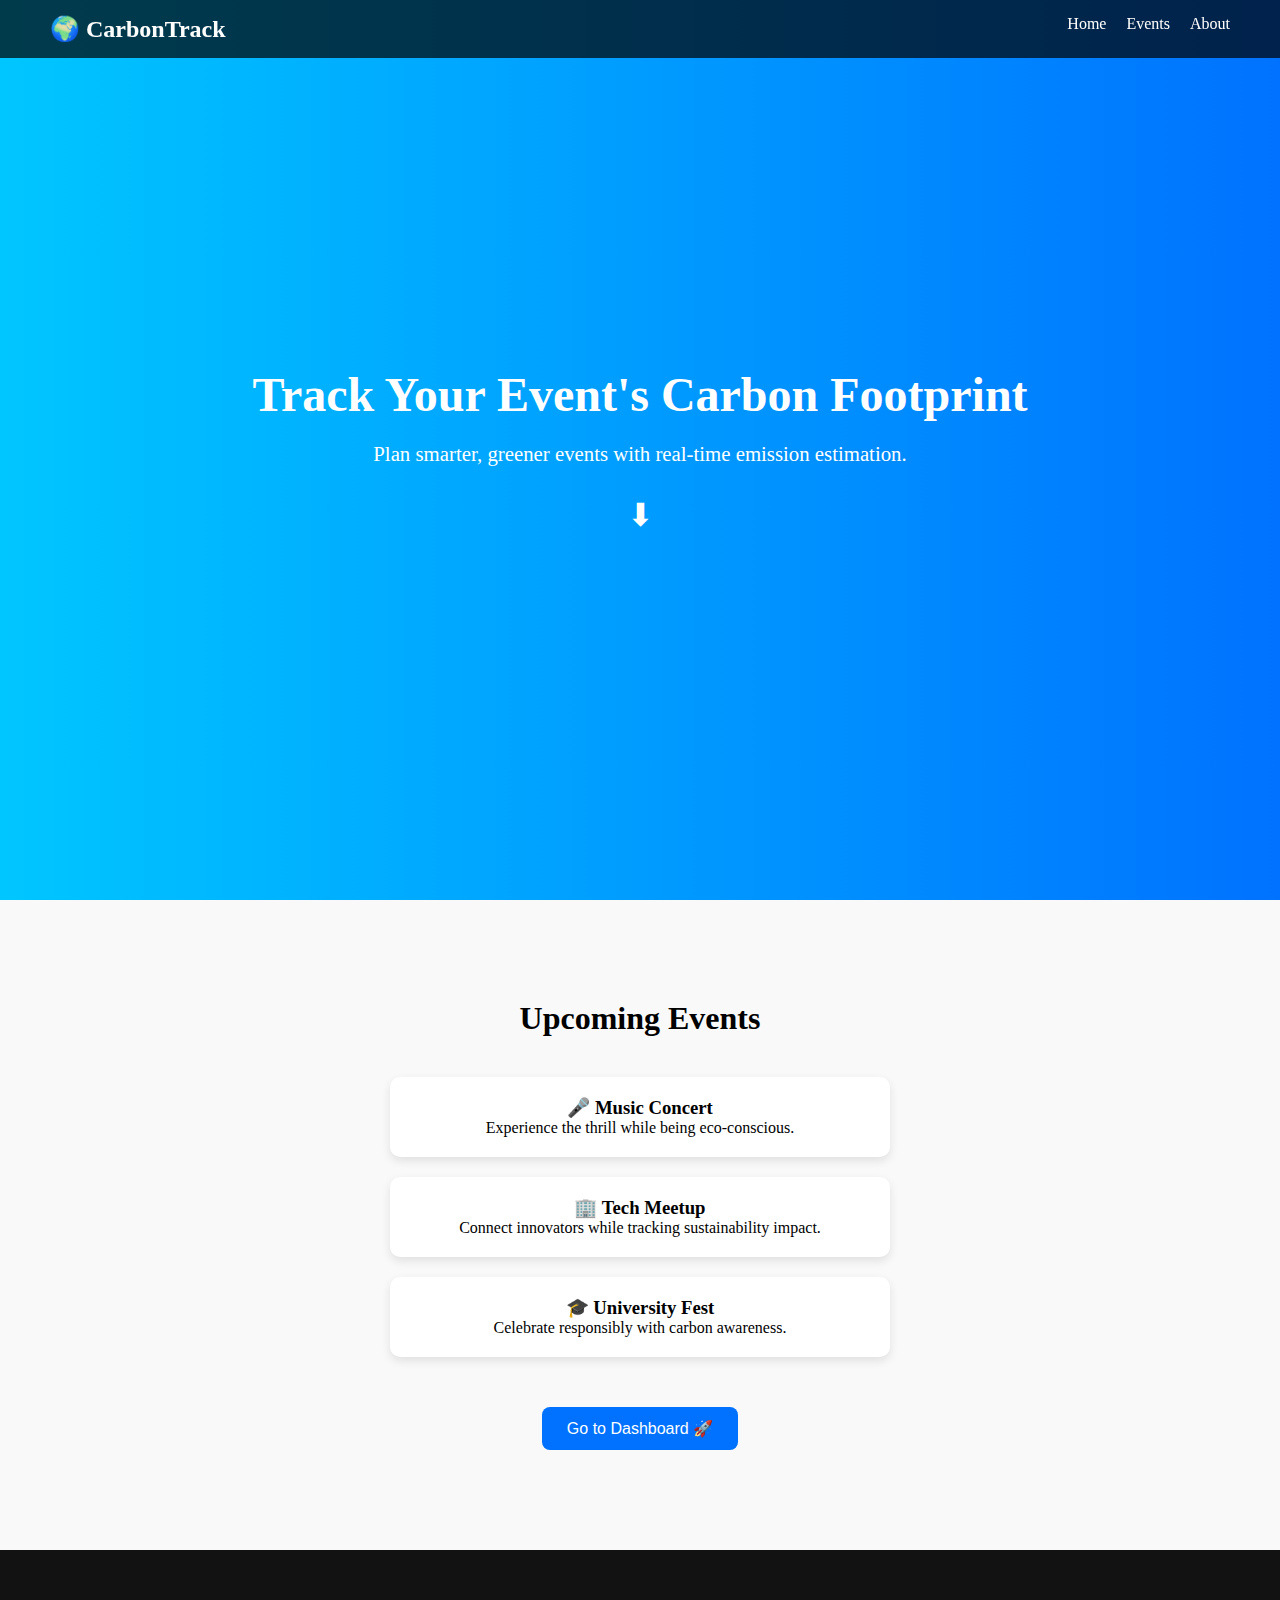
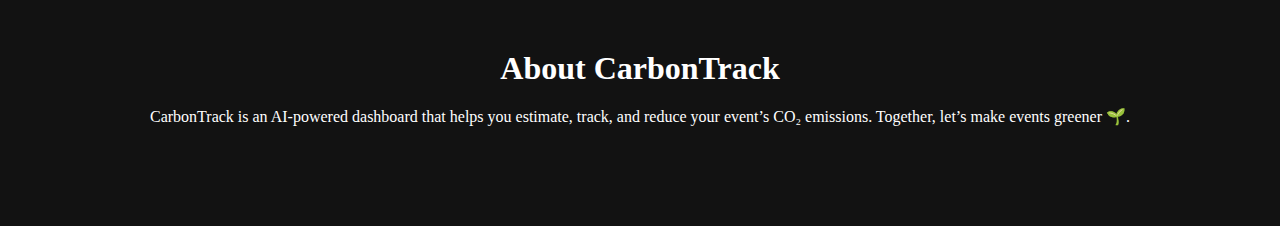
<file: landing.html>
<!DOCTYPE html>
<html lang="en">
<head>
  <meta charset="UTF-8">
  <meta name="viewport" content="width=device-width, initial-scale=1.0">
  <title>Carbon Emission Estimator</title>
  <link rel="stylesheet" href="landing.css">
</head>
<body>
  <!-- Navbar -->
  <nav class="navbar">
    <div class="logo">🌍 CarbonTrack</div>
    <ul class="nav-links">
      <li><a href="#home">Home</a></li>
      <li><a href="#events">Events</a></li>
      <li><a href="#about">About</a></li>
    </ul>
  </nav>

  <!-- Hero Section -->
  <section id="home" class="hero">
    <h1>Track Your Event's Carbon Footprint</h1>
    <p>Plan smarter, greener events with real-time emission estimation.</p>
    <a href="#events" class="down-arrow">⬇</a>
  </section>

  <!-- Event Details Section -->
  <section id="events" class="events">
    <h2>Upcoming Events</h2>
    <div class="event-card">
      <h3>🎤 Music Concert</h3>
      <p>Experience the thrill while being eco-conscious.</p>
    </div>
    <div class="event-card">
      <h3>🏢 Tech Meetup</h3>
      <p>Connect innovators while tracking sustainability impact.</p>
    </div>
    <div class="event-card">
      <h3>🎓 University Fest</h3>
      <p>Celebrate responsibly with carbon awareness.</p>
    </div>
    <button onclick="goToDashboard()">Go to Dashboard 🚀</button>
  </section>

  <!-- About Section -->
  <section id="about" class="about">
    <h2>About CarbonTrack</h2>
    <p>
      CarbonTrack is an AI-powered dashboard that helps you estimate, track, 
      and reduce your event’s CO₂ emissions. Together, let’s make events greener 🌱.
    </p>
  </section>

  <script src="script.js"></script>
</body>
</html>
</file>
<file: styles.css>
.globe, 
.globe-inner {
    display: none !important;
    width: auto !important;
    height: auto !important;
    border-radius: 0 !important;
    overflow: visible !important;
    animation: none !important;
}

/* ----------------------------------------------------------
   2) NEW FULL-WIDTH WORLD MAP (your SVG will show properly)
   ---------------------------------------------------------- */

.worldmap-container {
    width: 200%;
    max-width: 2000px;
    margin: 0 auto;
    padding: 18px;
    background: #02161d;
    border-radius: 12px;
    box-shadow: 0 0 30px rgba(0, 255, 200, 0.15);
}

.world-map-svg {
    width: 200%;
    height: auto;
    display: block;
}

/* Country style */
.world-map-svg path {
    fill: #0aa8c6;
    stroke: #003f4a;
    stroke-width: 2px;
    cursor: pointer;
    transition: 0.2s ease;
}

.world-map-svg path:hover {
    fill: #1fd6ff;
    stroke: #29f1ff;
    filter: drop-shadow(0 0 10px rgba(0, 200, 255, 0.3));
    transform: scale(1.01);
}

/* Selected country highlight */
.world-map-svg path.selected {
    fill: #ff6b6b !important;
    stroke: #ffaaaa !important;
}

/* ----------------------------------------------------------
   3) DETAILS PANEL (right side panel)
   ---------------------------------------------------------- */

.map-and-panel {
    display: flex;
    gap: 25px;
    align-items: flex-start;
    justify-content: center;
    margin-top: 20px;
}

.detail-panel {
    width: 500px;
    background: rgba(255, 255, 255, 0.05);
    padding: 20px;
    border-radius: 12px;
    color: white;
    border: 1px solid rgba(255, 255, 255, 0.08);
    box-shadow: 0 12px 30px rgba(0, 0, 0, 0.5);
}

.detail-panel h3 {
    margin-bottom: 10px;
    color: var(--light);
}

.emission-value {
    font-size: 28px;
    font-weight: 800;
    margin: 8px 0;
}

.emission-rating {
    padding: 8px;
    border-radius: 8px;
    font-weight: 700;
    display: inline-block;
}

/* Rating colors */
.rating-low {
    background: #1fa05a;
    color: #eafff0;
}

.rating-med {
    background: #f3c03a;
    color: #2c1a00;
}

.rating-high {
    background: #ff6b6b;
    color: #fff;
}

/* High emission warning */
.warning-box {
    background: rgba(255, 80, 80, 0.15);
    border: 1px solid rgba(255, 80, 80, 0.25);
    padding: 12px;
    border-radius: 8px;
    margin: 10px 0;
}

/* Suggestions box */
.suggestions-box {
    background: rgba(255, 255, 255, 0.05);
    padding: 10px 12px;
    border-radius: 8px;
    font-size: 14px;
    margin-top: 8px;
}

/* Panel buttons */
.panel-actions {
    display: flex;
    gap: 12px;
    margin-top: 15px;
}

.panel-actions .btn {
    flex: 1;
}

/* ----------------------------------------------------------
   4) RESPONSIVE DESIGN UPDATE 
   ---------------------------------------------------------- */

@media (max-width: 980px) {
    .map-and-panel {
        flex-direction: column;
        align-items: center;
    }

    .detail-panel {
        width: 95%;
        max-width: 550px;
    }
}
/* ----------------------------------------------------------
   1) REMOVE OLD GLOBE COMPLETELY
---------------------------------------------------------- */

.globe, 
.globe-inner {
    display: none !important;
    width: auto !important;
    height: auto !important;
    border-radius: 0 !important;
    overflow: visible !important;
    animation: none !important;
}

/* ----------------------------------------------------------
   2) NEW WORLD MAP CONTAINER
---------------------------------------------------------- */

.worldmap-container {
    width: 100%;
    max-width: 1200px;
    margin: 0 auto;
    padding: 18px;
    background: #02161d;
    border-radius: 12px;
    box-shadow: 0 0 30px rgba(0, 255, 200, 0.15);
}

.world-map-svg {
    width: 100%;
    height: auto;
    display: block;
}

/* ----------------------------------------------------------
   2A) COUNTRY INTERACTION STYLES
---------------------------------------------------------- */

.world-map-svg path {
    fill: #0aa8c6;
    stroke: #003f4a;
    stroke-width: 2px;
    cursor: pointer;
    transition: 0.2s ease;
}

.world-map-svg path:hover {
    fill: #1fd6ff;
    stroke: #29f1ff;
    filter: drop-shadow(0 0 10px rgba(0, 200, 255, 0.3));
    transform: scale(1.01);
}

/* Selected (clicked) country */
.world-map-svg path.selected {
    fill: #ff6b6b !important;
    stroke: #ffaaaa !important;
}

/* ----------------------------------------------------------
   3) DETAILS PANEL FOR EMISSION INFORMATION
---------------------------------------------------------- */

.map-and-panel {
    display: flex;
    gap: 25px;
    align-items: flex-start;
    justify-content: center;
    margin-top: 20px;
}

.detail-panel {
    width: 340px;
    background: rgba(255, 255, 255, 0.05);
    padding: 20px;
    border-radius: 12px;
    color: white;
    border: 1px solid rgba(255, 255, 255, 0.08);
    box-shadow: 0 12px 30px rgba(0, 0, 0, 0.5);
}

.detail-panel h3 {
    margin-bottom: 10px;
    color: var(--light);
}

.emission-value {
    font-size: 28px;
    font-weight: 800;
    margin: 8px 0;
}

.emission-rating {
    padding: 8px;
    border-radius: 8px;
    font-weight: 700;
    display: inline-block;
}

/* Rating colors */
.rating-low {
    background: #1fa05a;
    color: #eafff0;
}
.rating-med {
    background: #f3c03a;
    color: #2c1a00;
}
.rating-high {
    background: #ff6b6b;
    color: #fff;
}

/* Warning box for high emission */
.warning-box {
    background: rgba(255, 80, 80, 0.15);
    border: 1px solid rgba(255, 80, 80, 0.25);
    padding: 12px;
    border-radius: 8px;
    margin: 10px 0;
}

/* Suggestions box */
.suggestions-box {
    background: rgba(255, 255, 255, 0.05);
    padding: 10px 12px;
    border-radius: 8px;
    font-size: 14px;
    margin-top: 8px;
}

/* Panel buttons */
.panel-actions {
    display: flex;
    gap: 12px;
    margin-top: 15px;
}

.panel-actions .btn {
    flex: 1;
}

/* ----------------------------------------------------------
   4) RESPONSIVE SUPPORT FOR SMALLER SCREENS
---------------------------------------------------------- */

@media (max-width: 980px) {
    .map-and-panel {
        flex-direction: column;
        align-items: center;
    }

    .detail-panel {
        width: 95%;
        max-width: 550px;
    }
}

/* ---------------------------------------------------------
   🔥 REST OF YOUR ORIGINAL CSS STARTS BELOW 
   (Everything you gave is kept untouched)
   --------------------------------------------------------- */

/* ===================== UTILITY CLASSES ===================== */
/* (The rest of your original CSS continues unchanged...) */




* {
    margin: 0;
    padding: 0;
    box-sizing: border-box;
}

:root {
    --primary: #0a4b2d;
    --secondary: #52b788;
    --accent: #74c69d;
    --dark: #123526;
    --light: #d8f3dc;
    --white: #ffffff;
    --text: #333333;
    --border: #e0e0e0;
    --shadow: 0 4px 6px rgba(0, 0, 0, 0.1);
    --shadow-lg: 0 10px 25px rgba(0, 0, 0, 0.15);
}

html {
    scroll-behavior: smooth;
}

body {
    font-family: 'Segoe UI', Tahoma, Geneva, Verdana, sans-serif;
    color: var(--text);
    background-color: var(--white);
    overflow-x: hidden;
    margin: 0;
    padding: 0;
}

/* ===================== UTILITY CLASSES ===================== */

.page {
    display: none;
}

.page.active {
    display: block;
}

.hidden {
    display: none !important;
}

.btn {
    padding: 12px 24px;
    border: none;
    border-radius: 8px;
    font-size: 16px;
    font-weight: 600;
    cursor: pointer;
    transition: all 0.3s ease;
}

.btn-primary {
    background-color: var(--primary);
    color: var(--white);
}

.btn-primary:hover {
    background-color: var(--dark);
    transform: translateY(-2px);
    box-shadow: var(--shadow-lg);
}

.btn-secondary {
    background-color: var(--secondary);
    color: var(--white);
    border: 2px solid var(--secondary);
}

.btn-secondary:hover {
    background-color: transparent;
    color: var(--secondary);
}

.btn-icon {
    background-color: var(--accent);
    color: var(--white);
    display: flex;
    align-items: center;
    gap: 8px;
    font-size: 14px;
}

.btn-icon:hover {
    background-color: var(--secondary);
}

.btn-dropdown {
    background-color: transparent;
    color: var(--white);
    border: 2px solid var(--white);
    font-size: 14px;
}

.btn-dropdown:hover {
    background-color: rgba(255, 255, 255, 0.1);
}

.btn-logout {
    background-color: #ff6b6b;
    color: var(--white);
    font-size: 14px;
    padding: 8px 16px;
}

.btn-logout:hover {
    background-color: #ff5252;
}

/* ===================== LANDING PAGE ===================== */

.landing-background {
    width: 100%;
    height: 100vh;
    background: linear-gradient(rgba(0, 0, 0, 0.25), rgba(0, 0, 0, 0.25)), url('https://images.unsplash.com/photo-1441974231531-c6227db76b6e?w=1200&h=800&fit=crop');
    background-size: cover;
    background-position: center;
    background-attachment: fixed;
    display: flex;
    align-items: center;
    justify-content: center;
    position: relative;
}

.landing-overlay {
    position: absolute;
    top: 0;
    left: 0;
    width: 100%;
    height: 100%;
    background-color: rgba(0, 0, 0, 0.25);
    z-index: 1;
}

.landing-content {
    position: relative;
    z-index: 2;
    text-align: center;
    color: var(--white);
    animation: slideUp 0.8s ease-out;
}

@keyframes slideUp {
    from {
        opacity: 0;
        transform: translateY(30px);
    }
    to {
        opacity: 1;
        transform: translateY(0);
    }
}

.landing-title {
    font-size: clamp(36px, 8vw, 72px);
    font-weight: 700;
    margin-bottom: 10px;
    text-shadow: 2px 2px 4px rgba(0, 0, 0, 0.5);
}

.landing-subtitle {
    font-size: clamp(18px, 4vw, 28px);
    font-weight: 300;
    margin-bottom: 40px;
    text-shadow: 1px 1px 2px rgba(0, 0, 0, 0.5);
}

.landing-buttons {
    display: flex;
    gap: 20px;
    justify-content: center;
    flex-wrap: wrap;
}

.landing-buttons .btn {
    padding: 14px 32px;
    font-size: 18px;
    border-radius: 50px;
}

/* ===================== AUTHENTICATION ===================== */

.auth-modal-hidden {
    display: none;
}

#authContainer {
    position: fixed;
    top: 0;
    left: 0;
    width: 100%;
    height: 100%;
    background-color: rgba(0, 0, 0, 0.6);
    display: flex;
    align-items: center;
    justify-content: center;
    z-index: 1000;
    backdrop-filter: blur(4px);
}

.auth-form-container {
    background-color: var(--white);
    border-radius: 12px;
    padding: 40px;
    width: 90%;
    max-width: 400px;
    box-shadow: var(--shadow-lg);
    position: relative;
    animation: slideDown 0.3s ease-out;
}

@keyframes slideDown {
    from {
        opacity: 0;
        transform: translateY(-20px);
    }
    to {
        opacity: 1;
        transform: translateY(0);
    }
}

.close-btn {
    position: absolute;
    top: 15px;
    right: 15px;
    background: none;
    border: none;
    font-size: 28px;
    cursor: pointer;
    color: var(--text);
    transition: color 0.3s ease;
    z-index: 1050;
    padding: 0;
    width: 40px;
    height: 40px;
    display: flex;
    align-items: center;
    justify-content: center;
}

.close-btn:hover {
    color: var(--primary);
}

.auth-form {
    display: block;
}

.auth-form.hidden {
    display: none;
}

.auth-form h2 {
    margin-bottom: 30px;
    color: var(--primary);
    text-align: center;
}

.auth-form form {
    display: flex;
    flex-direction: column;
    gap: 15px;
}

.auth-form input {
    padding: 12px;
    border: 2px solid var(--border);
    border-radius: 8px;
    font-size: 14px;
    transition: border-color 0.3s ease;
}

.auth-form input:focus {
    outline: none;
    border-color: var(--primary);
    box-shadow: 0 0 0 3px rgba(45, 106, 79, 0.1);
}

.auth-switch {
    text-align: center;
    margin-top: 15px;
    font-size: 14px;
}

.auth-switch a {
    color: var(--primary);
    text-decoration: none;
    font-weight: 600;
    cursor: pointer;
}

.auth-switch a:hover {
    text-decoration: underline;
}

/* ===================== HEADER ===================== */

.header {
    position: sticky;
    top: 0;
    z-index: 101;
    background-color: #141416;
    color: #fff;
    backdrop-filter: none;
    box-shadow: 0 2px 4px rgba(0,0,0,0.04);
}

.header-content {
    max-width: 1400px;
    margin: 0 auto;
    padding: 15px 20px;
    display: flex;
    align-items: center;
    justify-content: space-between;
    gap: 20px;
}

.header-left {
    flex: 0 0 auto;
}

.logo {
    font-size: 28px;
    font-weight: 700;
    color: var(--white);
    letter-spacing: 1px;
}

.header-center {
    flex: 1;
    display: none;
    justify-content: center;
}

.header-right {
    flex: 0 0 auto;
    display: flex;
    gap: 15px;
    align-items: center;
}

/* ===================== SUBHEADER ===================== */

.sub-header {
    position: sticky;
    top: 68px;
    width: 100%;
    background: #23242a;
    border-bottom: 1px solid #222;
    z-index: 100;
    box-shadow: 0 2px 8px rgba(0,0,0,0.10);
}

.sub-header-menu {
    margin: 0 auto;
    display: flex;
    flex-direction: row;
    justify-content: center;
    align-items: center;
    padding: 0;
    list-style-type: none;
    max-width: 1600px;
    height: 48px;
}

.sub-header-menu li {
    margin: 0 28px 0 0;
    display: flex;
    align-items: center;
    height: 48px;
}

.sub-header-menu li:last-child {
    margin-right: 0;
}

.sub-header-menu a {
    color: #fff;
    font-weight: 600;
    text-decoration: none;
    font-size: 1.1rem;
    letter-spacing: 0.5px;
    transition: color 0.2s;
    line-height: 48px;
    position: relative;
    padding: 0 4px;
}

.sub-header-menu a:hover {
    color: #35afff;
}

/* ===================== SEARCH ===================== */

.header-search {
    display: flex;
    align-items: center;
    margin-right: 18px;
}

.search-input {
    border: none;
    outline: none;
    border-radius: 6px;
    padding: 8px 16px;
    font-size: 1rem;
    background: #23242a;
    color: #fff;
    width: 170px;
    box-shadow: 0 1px 2px rgba(0,0,0,0.05);
}

.search-input::placeholder {
    color: #bdbdbd;
    letter-spacing: 0.02em;
}

/* ===================== DROPDOWN ===================== */

.dropdown {
    position: relative;
}

.dropdown-menu {
    position: absolute;
    top: 100%;
    right: 0;
    background-color: var(--white);
    border-radius: 8px;
    box-shadow: var(--shadow-lg);
    min-width: 150px;
    display: none;
    margin-top: 5px;
    z-index: 1001;
    overflow: hidden;
}

.dropdown-menu.active {
    display: block;
    animation: slideDown 0.2s ease-out;
}

.dropdown-menu a {
    display: block;
    padding: 12px 20px;
    color: var(--text);
    text-decoration: none;
    transition: background-color 0.3s ease;
}

.dropdown-menu a:hover {
    background-color: var(--light);
    color: var(--primary);
}

.dropdown-arrow {
    display: inline-block;
    transition: transform 0.3s ease;
    margin-left: 5px;
}

.dropdown-menu.active ~ .btn-dropdown .dropdown-arrow,
.btn-dropdown .dropdown-arrow.rotate {
    transform: rotate(180deg);
}

/* ===================== QUESTIONNAIRE MODAL ===================== */

.modal {
    position: fixed;
    top: 0;
    left: 0;
    width: 100%;
    height: 100%;
    background-color: rgba(0, 0, 0, 0.6);
    display: flex;
    align-items: center;
    justify-content: center;
    z-index: 999;
    backdrop-filter: blur(4px);
}

.modal.hidden {
    display: none;
}

.modal-content {
    background-color: var(--white);
    border-radius: 12px;
    padding: 40px;
    width: 90%;
    max-width: 600px;
    box-shadow: var(--shadow-lg);
    max-height: 85vh;
    overflow-y: auto;
    animation: slideDown 0.3s ease-out;
    position: relative;
}

.questionnaire-modal h2 {
    color: var(--primary);
    margin-bottom: 10px;
}

.question-counter {
    color: var(--secondary);
    font-weight: 600;
    margin-bottom: 25px;
    font-size: 14px;
}

.questionnaire-container {
    margin: 30px 0;
}

.question-item {
    margin-bottom: 25px;
}

.question-item label {
    display: block;
    margin-bottom: 10px;
    font-weight: 600;
    color: var(--primary);
}

.question-item input[type="radio"],
.question-item input[type="checkbox"] {
    margin-right: 8px;
    cursor: pointer;
}

.question-item select,
.question-item input[type="text"],
.question-item input[type="number"] {
    width: 100%;
    padding: 10px;
    border: 2px solid var(--border);
    border-radius: 8px;
    font-size: 14px;
}

.question-item select:focus,
.question-item input[type="text"]:focus,
.question-item input[type="number"]:focus {
    outline: none;
    border-color: var(--primary);
}

.radio-group,
.checkbox-group {
    display: flex;
    flex-direction: column;
    gap: 10px;
}

.radio-option,
.checkbox-option {
    display: flex;
    align-items: center;
}

.questionnaire-navigation {
    display: flex;
    gap: 15px;
    justify-content: center;
    margin-top: 30px;
}

.questionnaire-navigation .btn {
    flex: 1;
}

/* ===================== MAIN CONTENT ===================== */

.main-content {
    max-width: 1400px;
    margin: 0 auto;
    padding: 60px 20px;
    background-color: var(--white);
}

/* Globe Section */

.globe-section {
    text-align: center;
    margin-bottom: 80px;
}

.globe-section h2 {
    font-size: 36px;
    color: var(--primary);
    margin-bottom: 40px;
}

.globe-container {
    display: flex;
    justify-content: center;
    margin-bottom: 30px;
}

.globe {
    width: 300px;
    height: 300px;
    border-radius: 50%;
    background: linear-gradient(135deg, #667eea 0%, #764ba2 100%);
    display: flex;
    align-items: center;
    justify-content: center;
    position: relative;
    box-shadow: 0 0 50px rgba(102, 126, 234, 0.3);
    animation: rotate 20s linear infinite;
}

@keyframes rotate {
    from {
        transform: rotateX(0deg) rotateY(0deg);
    }
    to {
        transform: rotateX(360deg) rotateY(360deg);
    }
}

.globe-inner {
    width: 280px;
    height: 280px;
    border-radius: 50%;
    background: radial-gradient(circle at 30% 30%, rgba(255, 255, 255, 0.3), transparent);
    position: relative;
    overflow: hidden;
}

.globe-inner::before {
    content: '';
    position: absolute;
    width: 100%;
    height: 100%;
    background: 
        radial-gradient(ellipse at 20% 50%, rgba(76, 175, 80, 0.4) 0%, transparent 50%),
        radial-gradient(ellipse at 80% 80%, rgba(33, 150, 243, 0.3) 0%, transparent 50%),
        radial-gradient(ellipse at 40% 20%, rgba(255, 152, 0, 0.2) 0%, transparent 40%);
}

.globe-text {
    font-size: 18px;
    color: var(--secondary);
    font-weight: 500;
}

/* Profile Section (MOVED OUTSIDE @media!) */

.profile-section {
    text-align: center;
    margin: 60px 0;
    padding: 40px 20px;
    background: linear-gradient(135deg, rgba(45, 106, 79, 0.05) 0%, rgba(82, 183, 136, 0.05) 100%);
    border-radius: 12px;
}

.profile-btn {
    font-size: 18px;
    padding: 16px 40px;
}

.profile-btn:hover {
    transform: scale(1.05) translateY(-2px);
}

/* Use Case Section */

.use-case-section {
    margin-bottom: 60px;
}

.use-case-section h2 {
    font-size: 36px;
    color: var(--primary);
    margin-bottom: 40px;
    text-align: center;
}

.use-case-buttons {
    display: grid;
    grid-template-columns: repeat(auto-fit, minmax(280px, 1fr));
    gap: 30px;
    margin-bottom: 40px;
}

.use-case-btn {
    padding: 40px;
    border: none;
    border-radius: 12px;
    cursor: pointer;
    display: flex;
    flex-direction: column;
    align-items: center;
    gap: 15px;
    text-align: center;
    transition: all 0.3s ease;
    background-color: var(--light);
    color: var(--text);
}

.personal-btn {
    border-left: 5px solid #4CAF50;
}

.business-btn {
    border-left: 5px solid #2196F3;
}

.use-case-btn:hover {
    transform: translateY(-10px);
    box-shadow: var(--shadow-lg);
}

.use-case-icon {
    font-size: 48px;
}

.use-case-title {
    font-size: 22px;
    font-weight: 700;
    color: var(--primary);
}

.use-case-desc {
    font-size: 14px;
    color: #666;
}

/* ===================== FOOTER ===================== */

.footer {
    background-color: var(--dark);
    color: var(--white);
    padding: 60px 20px 20px;
    margin-top: 80px;
}

.footer-content {
    max-width: 1400px;
    margin: 0 auto;
    display: grid;
    grid-template-columns: repeat(auto-fit, minmax(250px, 1fr));
    gap: 40px;
    margin-bottom: 40px;
}

.footer-column h4 {
    margin-bottom: 20px;
    font-size: 18px;
}

.footer-column ul {
    list-style: none;
}

.footer-column ul li {
    margin-bottom: 10px;
}

.footer-column a {
    color: var(--light);
    text-decoration: none;
    transition: color 0.3s ease;
}

.footer-column a:hover {
    color: var(--accent);
}

.social-icons {
    display: flex;
    gap: 15px;
    margin-top: 15px;
}

.social-icon {
    width: 40px;
    height: 40px;
    display: flex;
    align-items: center;
    justify-content: center;
    background-color: var(--secondary);
    border-radius: 50%;
    text-decoration: none;
    color: var(--white);
    transition: background-color 0.3s ease;
}

.social-icon:hover {
    background-color: var(--accent);
}

.footer-bottom {
    text-align: center;
    padding-top: 20px;
    border-top: 1px solid rgba(255, 255, 255, 0.1);
    color: var(--light);
}

/* ===================== RESPONSIVE DESIGN ===================== */

@media (max-width: 900px) {
    .sub-header-menu {
        flex-wrap: wrap;
    }
    .sub-header-menu li {
        margin: 0 14px 0 0;
        font-size: 1rem;
    }
}

@media (max-width: 768px) {
    .header-content {
        flex-direction: column;
        gap: 15px;
    }
    .header-left,
    .header-center,
    .header-right {
        flex: 1;
        justify-content: center;
    }
    .header-right {
        width: 100%;
        flex-direction: column;
    }
    .btn-dropdown,
    .btn-logout {
        width: 100%;
    }
    .auth-form-container {
        padding: 30px;
        width: 95%;
    }
    .use-case-buttons {
        grid-template-columns: 1fr;
    }
    .globe {
        width: 250px;
        height: 250px;
    }
    .globe-inner {
        width: 230px;
        height: 230px;
    }
    .landing-buttons {
        gap: 10px;
    }
    .landing-buttons .btn {
        flex: 1;
        min-width: 120px;
    }
    .footer-content {
        gap: 30px;
    }
}

@media (max-width: 480px) {
    .logo {
        font-size: 22px;
    }
    .btn-icon {
        font-size: 12px;
        padding: 8px 12px;
    }
    .globe-section h2,
    .use-case-section h2 {
        font-size: 24px;
    }
    .globe {
        width: 200px;
        height: 200px;
    }
    .globe-inner {
        width: 180px;
        height: 180px;
    }
    .modal-content {
        padding: 25px;
        width: 95%;
    }
    .auth-form-container {
        padding: 20px;
        width: 95%;
    }
    .use-case-btn {
    text-decoration: none;
    display: flex;
    flex-direction: column;
    align-items: center;
    gap: 15px;
    text-align: center;
    transition: all 0.3s ease;
    background-color: var(--light);
    color: var(--text);
    padding: 40px;
    border: none;
    border-radius: 12px;
    cursor: pointer;
    }


    .use-case-icon {
        font-size: 36px;
    }
    .use-case-btn * {
    text-decoration: none;
    }

    .use-case-title {
    text-decoration: none;
    font-size: 22px;
    font-weight: 700;
    color: var(--primary);
    }
    .use-case-desc {
    text-decoration: none;
    font-size: 14px;
    color: #666;
    }

}
</file>
<file: landing.css>
/* Reset */
* {
  margin: 0;
  padding: 0;
  box-sizing: border-box;
}

/* Navbar */
.navbar {
  position: fixed;
  width: 100%;
  background: rgba(0,0,0,0.7);
  color: white;
  display: flex;
  justify-content: space-between;
  padding: 15px 50px;
  z-index: 1000;
}

.navbar .logo {
  font-size: 1.5rem;
  font-weight: bold;
}

.navbar .nav-links {
  list-style: none;
  display: flex;
  gap: 20px;
}

.navbar .nav-links li a {
  color: white;
  text-decoration: none;
  font-weight: 500;
}

/* Hero Section */
.hero {
  height: 100vh;
  background: linear-gradient(to right, #00c6ff, #0072ff);
  color: white;
  display: flex;
  flex-direction: column;
  align-items: center;
  justify-content: center;
  text-align: center;
  padding: 20px;
}

.hero h1 {
  font-size: 3rem;
  margin-bottom: 20px;
}

.hero p {
  font-size: 1.3rem;
  margin-bottom: 30px;
}

.down-arrow {
  font-size: 2rem;
  color: white;
  text-decoration: none;
  animation: bounce 1.5s infinite;
}

@keyframes bounce {
  0%, 100% { transform: translateY(0); }
  50% { transform: translateY(10px); }
}

/* Events Section */
.events {
  padding: 100px 50px;
  background: #f9f9f9;
  text-align: center;
}

.events h2 {
  font-size: 2rem;
  margin-bottom: 40px;
}

.event-card {
  background: white;
  padding: 20px;
  margin: 20px auto;
  max-width: 500px;
  border-radius: 10px;
  box-shadow: 0 4px 10px rgba(0,0,0,0.1);
}

.events button {
  margin-top: 30px;
  padding: 12px 25px;
  font-size: 1rem;
  background: #0072ff;
  color: white;
  border: none;
  border-radius: 8px;
  cursor: pointer;
  transition: background 0.3s;
}

.events button:hover {
  background: #005ace;
}

/* About Section */
.about {
  padding: 100px 50px;
  background: #121212;
  color: white;
  text-align: center;
}

.about h2 {
  font-size: 2rem;
  margin-bottom: 20px;
}
</file>
